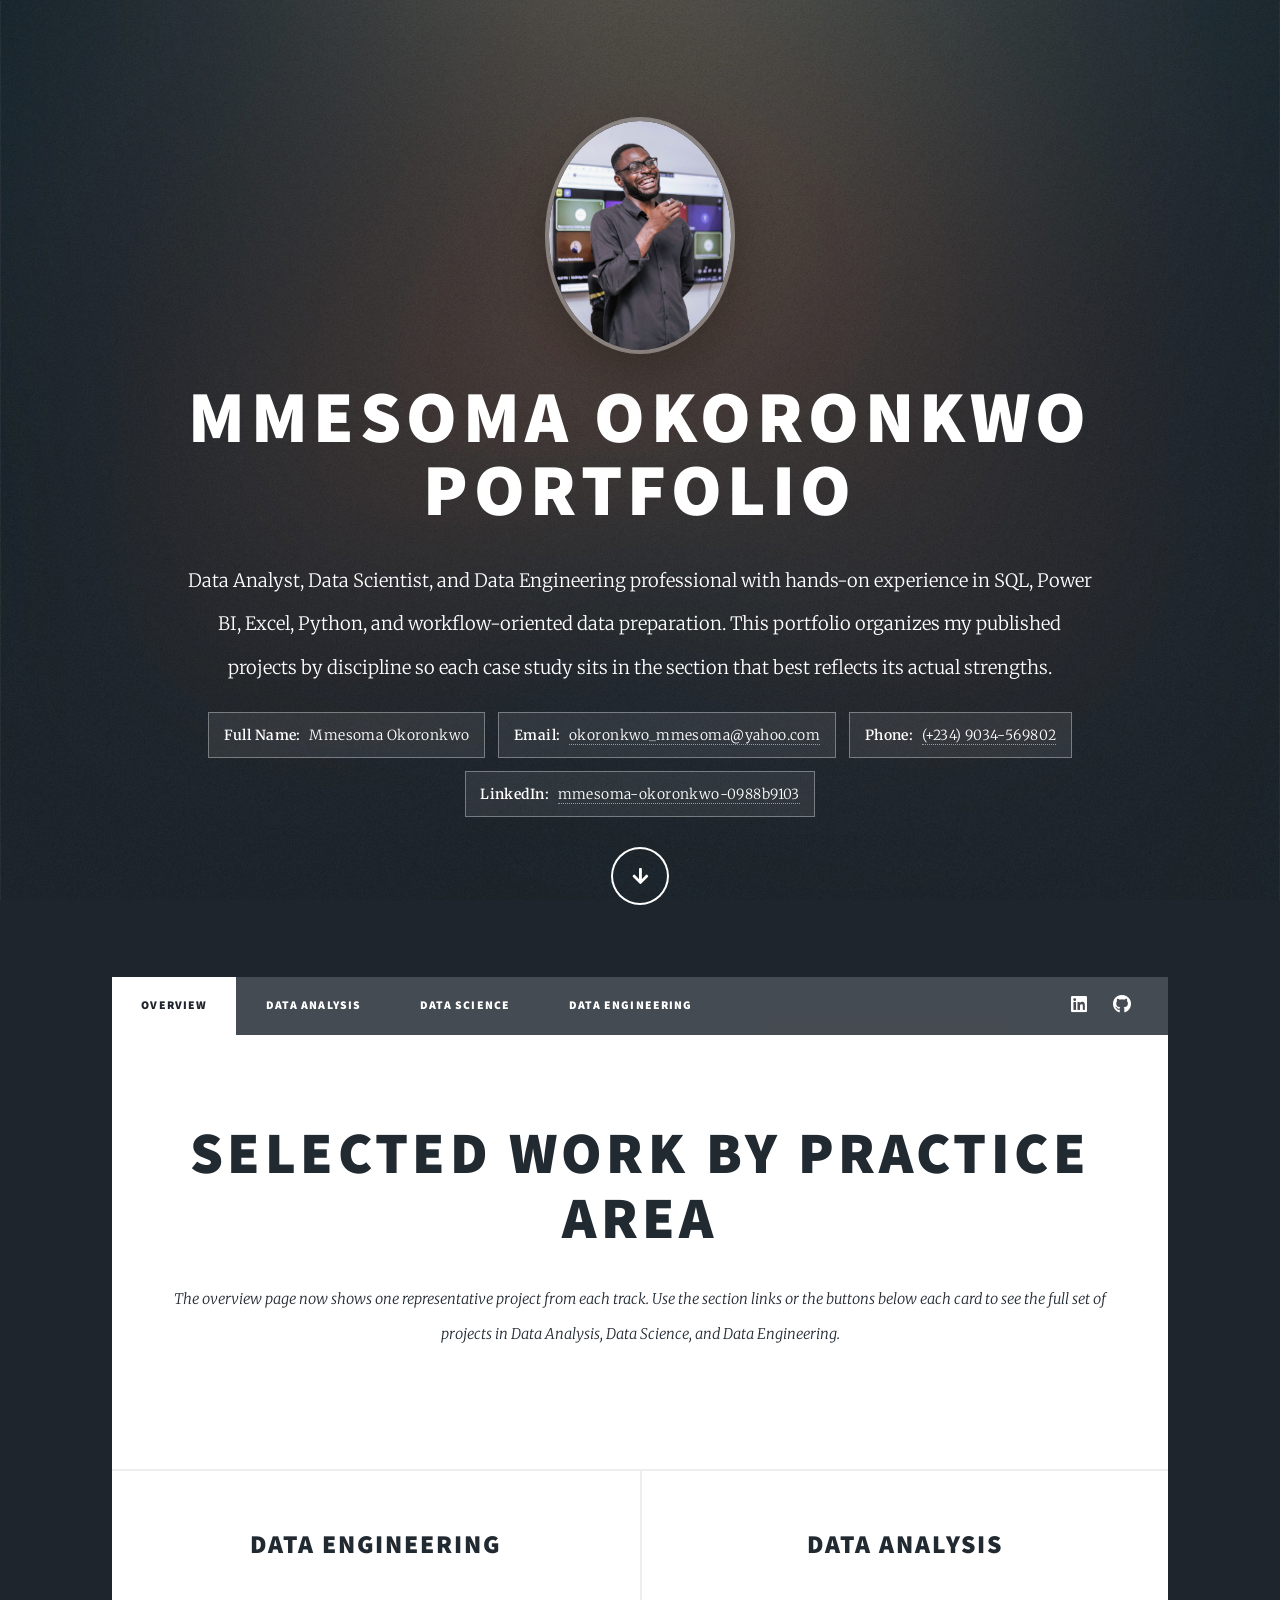
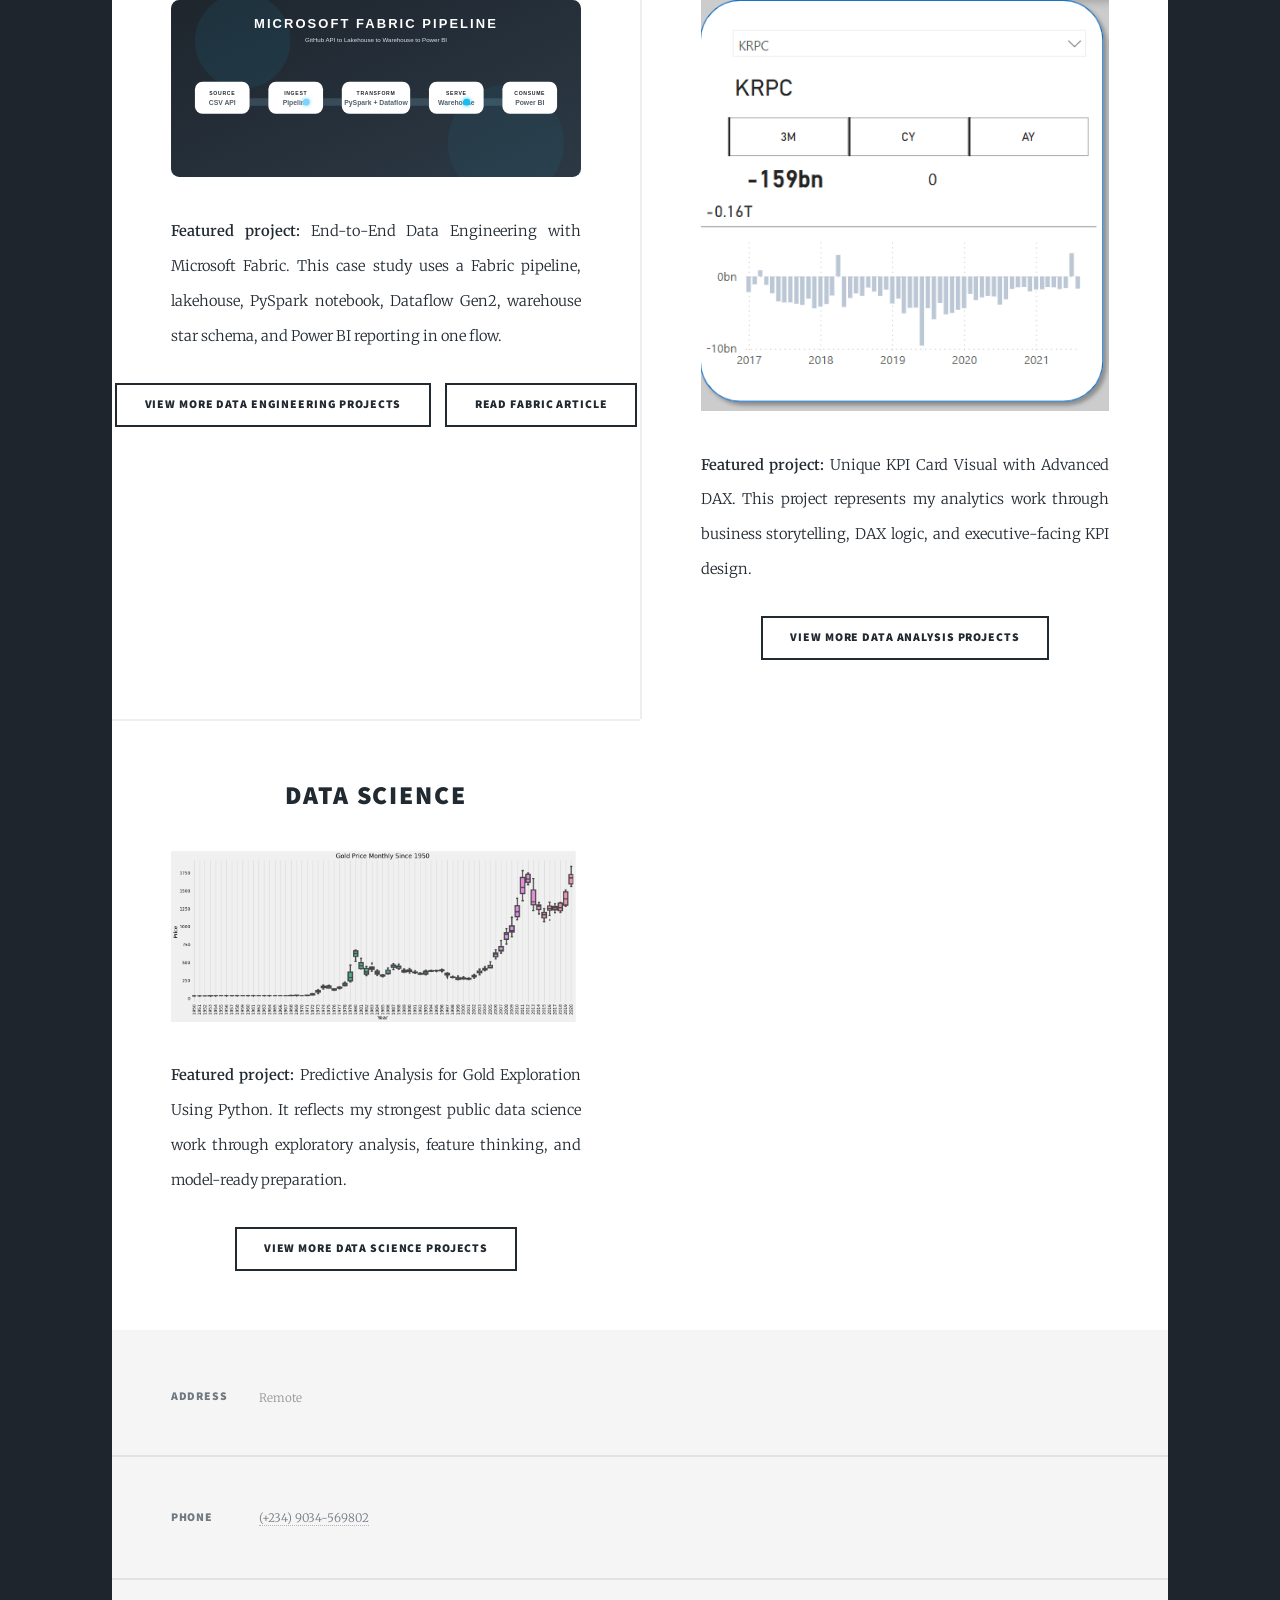
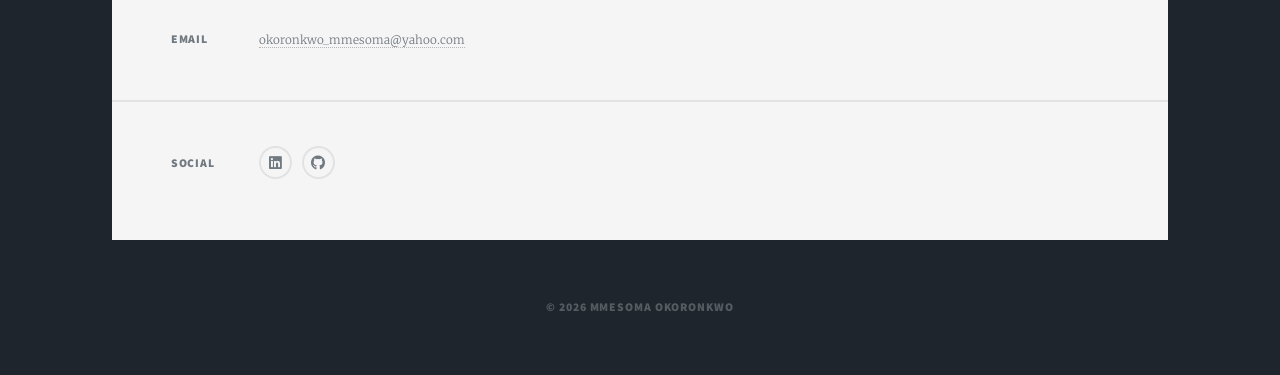
<file: index.html>
<!DOCTYPE HTML>
<!--
	Massively by HTML5 UP
	html5up.net | @ajlkn
	Free for personal and commercial use under the CCA 3.0 license (html5up.net/license)
-->
<html>
	<head>
		<title>Mmesoma Okoronkwo Portfolio | Overview</title>
		<meta charset="utf-8" />
		<meta name="viewport" content="width=device-width, initial-scale=1, user-scalable=no" />
		<link rel="stylesheet" href="assets/css/main.css" />
		<noscript><link rel="stylesheet" href="assets/css/noscript.css" /></noscript>
	</head>
	<body class="is-preload">

		<div id="wrapper" class="fade-in">

			<div id="intro">
				<span class="image profile-photo"><img src="images/IMG_0044.jpg" alt="Portrait of Mmesoma Okoronkwo" /></span>
				<h1>Mmesoma Okoronkwo<br />
				Portfolio</h1>
				<p class="lead">Data Analyst, Data Scientist, and Data Engineering professional with hands-on experience in SQL, Power BI, Excel, Python, and workflow-oriented data preparation. This portfolio organizes my published projects by discipline so each case study sits in the section that best reflects its actual strengths.</p>
				<div class="intro-details">
					<span><strong>Full Name:</strong> Mmesoma Okoronkwo</span>
					<span><strong>Email:</strong> <a href="mailto:okoronkwo_mmesoma@yahoo.com">okoronkwo_mmesoma@yahoo.com</a></span>
					<span><strong>Phone:</strong> <a href="tel:+2349034569802">(+234) 9034-569802</a></span>
					<span><strong>LinkedIn:</strong> <a href="https://www.linkedin.com/in/mmesoma-okoronkwo-0988b9103/">mmesoma-okoronkwo-0988b9103</a></span>
				</div>
				<ul class="actions">
					<li><a href="#header" class="button icon solid solo fa-arrow-down scrolly">Continue</a></li>
				</ul>
			</div>

			<header id="header">
				<a href="index.html" class="logo">Mmesoma Okoronkwo</a>
			</header>

			<nav id="nav">
				<ul class="links">
					<li class="active"><a href="index.html">Overview</a></li>
					<li><a href="data-analysis.html">Data Analysis</a></li>
					<li><a href="data-science.html">Data Science</a></li>
					<li><a href="data-engineering.html">Data Engineering</a></li>
				</ul>
				<ul class="icons">
					<li><a href="https://www.linkedin.com/in/mmesoma-okoronkwo-0988b9103/" class="icon brands alt fa-linkedin"><span class="label">linkedin</span></a></li>
					<li><a href="https://github.com/mmesomakelvin" class="icon brands alt fa-github"><span class="label">GitHub</span></a></li>
				</ul>
			</nav>

			<div id="main">

				<section class="post">
					<header class="major">
						<h2>Selected Work by Practice Area</h2>
						<p>The overview page now shows one representative project from each track. Use the section links or the buttons below each card to see the full set of projects in Data Analysis, Data Science, and Data Engineering.</p>
					</header>
				</section>

				<section class="posts">
					<article>
						<header>
							<h2><a href="https://github.com/mmesomakelvin/Fabricport-nextgen.git">Data Engineering</a></h2>
						</header>
						<a href="https://github.com/mmesomakelvin/Fabricport-nextgen.git" class="image fit"><img src="images/fabric-pipeline.svg?v=2" alt="Microsoft Fabric pipeline flow from source to Power BI" /></a>
						<p><strong>Featured project:</strong> End-to-End Data Engineering with Microsoft Fabric. This case study uses a Fabric pipeline, lakehouse, PySpark notebook, Dataflow Gen2, warehouse star schema, and Power BI reporting in one flow.</p>
						<ul class="actions special">
							<li><a href="data-engineering.html" class="button">View More Data Engineering Projects</a></li>
							<li><a href="https://medium.com/@mmesomakelvin/building-a-next-generation-data-analytics-platform-with-microsoft-fabric-4b909cf5b335" class="button">Read Fabric Article</a></li>
						</ul>
					</article>
					<article>
						<header>
							<h2><a href="https://medium.com/@mmesomakelvin/using-a-unique-kpi-card-to-tell-a-story-77d1e28bb9f6">Data Analysis</a></h2>
						</header>
						<a href="https://medium.com/@mmesomakelvin/using-a-unique-kpi-card-to-tell-a-story-77d1e28bb9f6" class="image fit"><img src="images/kpi.PNG" alt="Advanced DAX KPI project" /></a>
						<p><strong>Featured project:</strong> Unique KPI Card Visual with Advanced DAX. This project represents my analytics work through business storytelling, DAX logic, and executive-facing KPI design.</p>
						<ul class="actions special">
							<li><a href="data-analysis.html" class="button">View More Data Analysis Projects</a></li>
						</ul>
					</article>
					<article>
						<header>
							<h2><a href="https://github.com/mmesomakelvin/Python-Projects/blob/main/Gold%20exploratory%20analysis%20.ipynb">Data Science</a></h2>
						</header>
						<a href="https://github.com/mmesomakelvin/Python-Projects/blob/main/Gold%20exploratory%20analysis%20.ipynb" class="image fit"><img src="images/Gold exploration.PNG" alt="Predictive gold exploration project" /></a>
						<p><strong>Featured project:</strong> Predictive Analysis for Gold Exploration Using Python. It reflects my strongest public data science work through exploratory analysis, feature thinking, and model-ready preparation.</p>
						<ul class="actions special">
							<li><a href="data-science.html" class="button">View More Data Science Projects</a></li>
						</ul>
					</article>
				</section>

			</div>

			<footer id="footer">
				<section class="split contact">
					<section class="alt">
						<h3>Address</h3>
						<p>Remote</p>
					</section>
					<section>
						<h3>Phone</h3>
						<p><a href="tel:+2349034569802">(+234) 9034-569802</a></p>
					</section>
					<section>
						<h3>Email</h3>
						<p><a href="mailto:okoronkwo_mmesoma@yahoo.com">okoronkwo_mmesoma@yahoo.com</a></p>
					</section>
					<section>
						<h3>Social</h3>
						<ul class="icons alt">
							<li><a href="https://www.linkedin.com/in/mmesoma-okoronkwo-0988b9103/" class="icon brands alt fa-linkedin"><span class="label">linkedin</span></a></li>
							<li><a href="https://github.com/mmesomakelvin" class="icon brands alt fa-github"><span class="label">GitHub</span></a></li>
						</ul>
					</section>
				</section>
			</footer>

			<div id="copyright">
				<ul><li>&copy; 2026 Mmesoma Okoronkwo</li></ul>
			</div>

		</div>

		<script src="assets/js/jquery.min.js"></script>
		<script src="assets/js/jquery.scrollex.min.js"></script>
		<script src="assets/js/jquery.scrolly.min.js"></script>
		<script src="assets/js/browser.min.js"></script>
		<script src="assets/js/breakpoints.min.js"></script>
		<script src="assets/js/util.js"></script>
		<script src="assets/js/main.js"></script>

	</body>
</html>
</file>
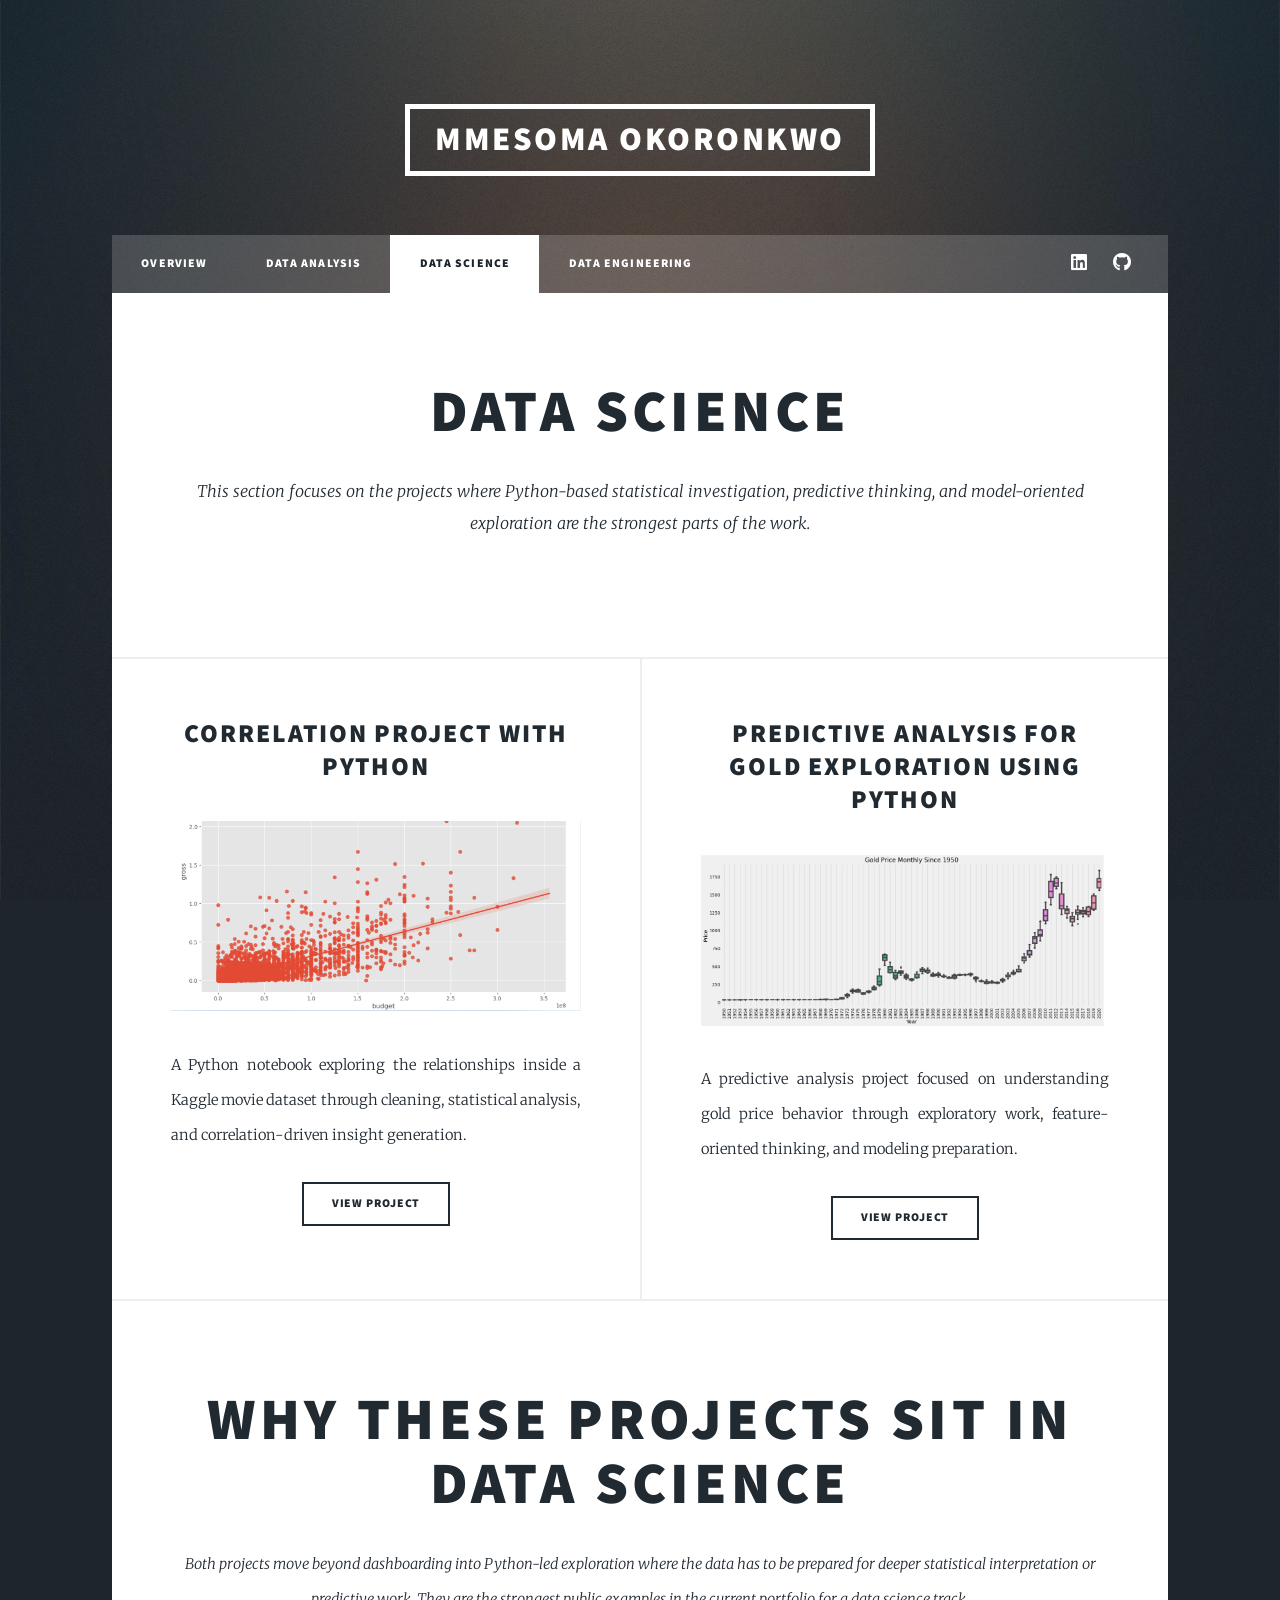
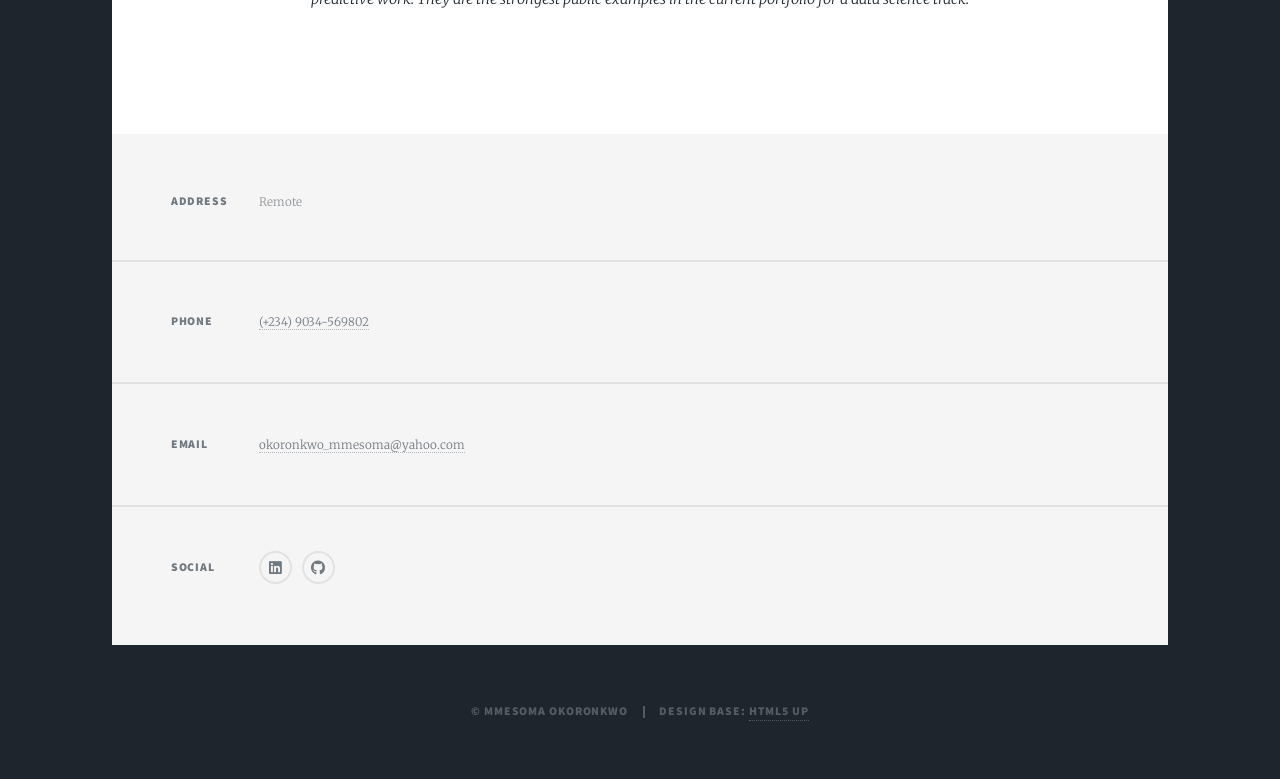
<file: data-science.html>
<!DOCTYPE HTML>
<!--
	Massively by HTML5 UP
	html5up.net | @ajlkn
	Free for personal and commercial use under the CCA 3.0 license (html5up.net/license)
-->
<html>
	<head>
		<title>Mmesoma Okoronkwo Portfolio | Data Science</title>
		<meta charset="utf-8" />
		<meta name="viewport" content="width=device-width, initial-scale=1, user-scalable=no" />
		<link rel="stylesheet" href="assets/css/main.css" />
		<noscript><link rel="stylesheet" href="assets/css/noscript.css" /></noscript>
	</head>
	<body class="is-preload">

		<div id="wrapper">

			<header id="header">
				<a href="index.html" class="logo">Mmesoma Okoronkwo</a>
			</header>

			<nav id="nav">
				<ul class="links">
					<li><a href="index.html">Overview</a></li>
					<li><a href="data-analysis.html">Data Analysis</a></li>
					<li class="active"><a href="data-science.html">Data Science</a></li>
					<li><a href="data-engineering.html">Data Engineering</a></li>
				</ul>
				<ul class="icons">
					<li><a href="https://www.linkedin.com/in/mmesoma-okoronkwo-0988b9103/" class="icon brands alt fa-linkedin"><span class="label">linkedin</span></a></li>
					<li><a href="https://github.com/mmesomakelvin" class="icon brands alt fa-github"><span class="label">GitHub</span></a></li>
				</ul>
			</nav>

			<div id="main">

				<section class="post">
					<header class="major">
						<h1>Data Science</h1>
						<p>This section focuses on the projects where Python-based statistical investigation, predictive thinking, and model-oriented exploration are the strongest parts of the work.</p>
					</header>
				</section>

				<section class="posts">
					<article>
						<header>
							<h2><a href="https://github.com/mmesomakelvin/Python-Projects/blob/main/MOVIES%20PYTHON%20PROJECT%20FROM%20KAGGLE.ipynb">Correlation Project with Python</a></h2>
						</header>
						<a href="https://github.com/mmesomakelvin/Python-Projects/blob/main/MOVIES%20PYTHON%20PROJECT%20FROM%20KAGGLE.ipynb" class="image fit"><img src="images/Correlation.PNG" alt="Correlation project with Python" /></a>
						<p>A Python notebook exploring the relationships inside a Kaggle movie dataset through cleaning, statistical analysis, and correlation-driven insight generation.</p>
						<ul class="actions special">
							<li><a href="https://github.com/mmesomakelvin/Python-Projects/blob/main/MOVIES%20PYTHON%20PROJECT%20FROM%20KAGGLE.ipynb" class="button">View Project</a></li>
						</ul>
					</article>
					<article>
						<header>
							<h2><a href="https://github.com/mmesomakelvin/Python-Projects/blob/main/Gold%20exploratory%20analysis%20.ipynb">Predictive Analysis for Gold Exploration Using Python</a></h2>
						</header>
						<a href="https://github.com/mmesomakelvin/Python-Projects/blob/main/Gold%20exploratory%20analysis%20.ipynb" class="image fit"><img src="images/Gold exploration.PNG" alt="Predictive analysis for gold exploration" /></a>
						<p>A predictive analysis project focused on understanding gold price behavior through exploratory work, feature-oriented thinking, and modeling preparation.</p>
						<ul class="actions special">
							<li><a href="https://github.com/mmesomakelvin/Python-Projects/blob/main/Gold%20exploratory%20analysis%20.ipynb" class="button">View Project</a></li>
						</ul>
					</article>
				</section>

				<section class="post">
					<header class="major">
						<h2>Why These Projects Sit in Data Science</h2>
						<p>Both projects move beyond dashboarding into Python-led exploration where the data has to be prepared for deeper statistical interpretation or predictive work. They are the strongest public examples in the current portfolio for a data science track.</p>
					</header>
				</section>

			</div>

			<footer id="footer">
				<section class="split contact">
					<section class="alt">
						<h3>Address</h3>
						<p>Remote</p>
					</section>
					<section>
						<h3>Phone</h3>
						<p><a href="tel:+2349034569802">(+234) 9034-569802</a></p>
					</section>
					<section>
						<h3>Email</h3>
						<p><a href="mailto:okoronkwo_mmesoma@yahoo.com">okoronkwo_mmesoma@yahoo.com</a></p>
					</section>
					<section>
						<h3>Social</h3>
						<ul class="icons alt">
							<li><a href="https://www.linkedin.com/in/mmesoma-okoronkwo-0988b9103/" class="icon brands alt fa-linkedin"><span class="label">linkedin</span></a></li>
							<li><a href="https://github.com/mmesomakelvin" class="icon brands alt fa-github"><span class="label">GitHub</span></a></li>
						</ul>
					</section>
				</section>
			</footer>

			<div id="copyright">
				<ul><li>&copy; Mmesoma Okoronkwo</li><li>Design base: <a href="https://html5up.net">HTML5 UP</a></li></ul>
			</div>

		</div>

		<script src="assets/js/jquery.min.js"></script>
		<script src="assets/js/jquery.scrollex.min.js"></script>
		<script src="assets/js/jquery.scrolly.min.js"></script>
		<script src="assets/js/browser.min.js"></script>
		<script src="assets/js/breakpoints.min.js"></script>
		<script src="assets/js/util.js"></script>
		<script src="assets/js/main.js"></script>

	</body>
</html>
</file>
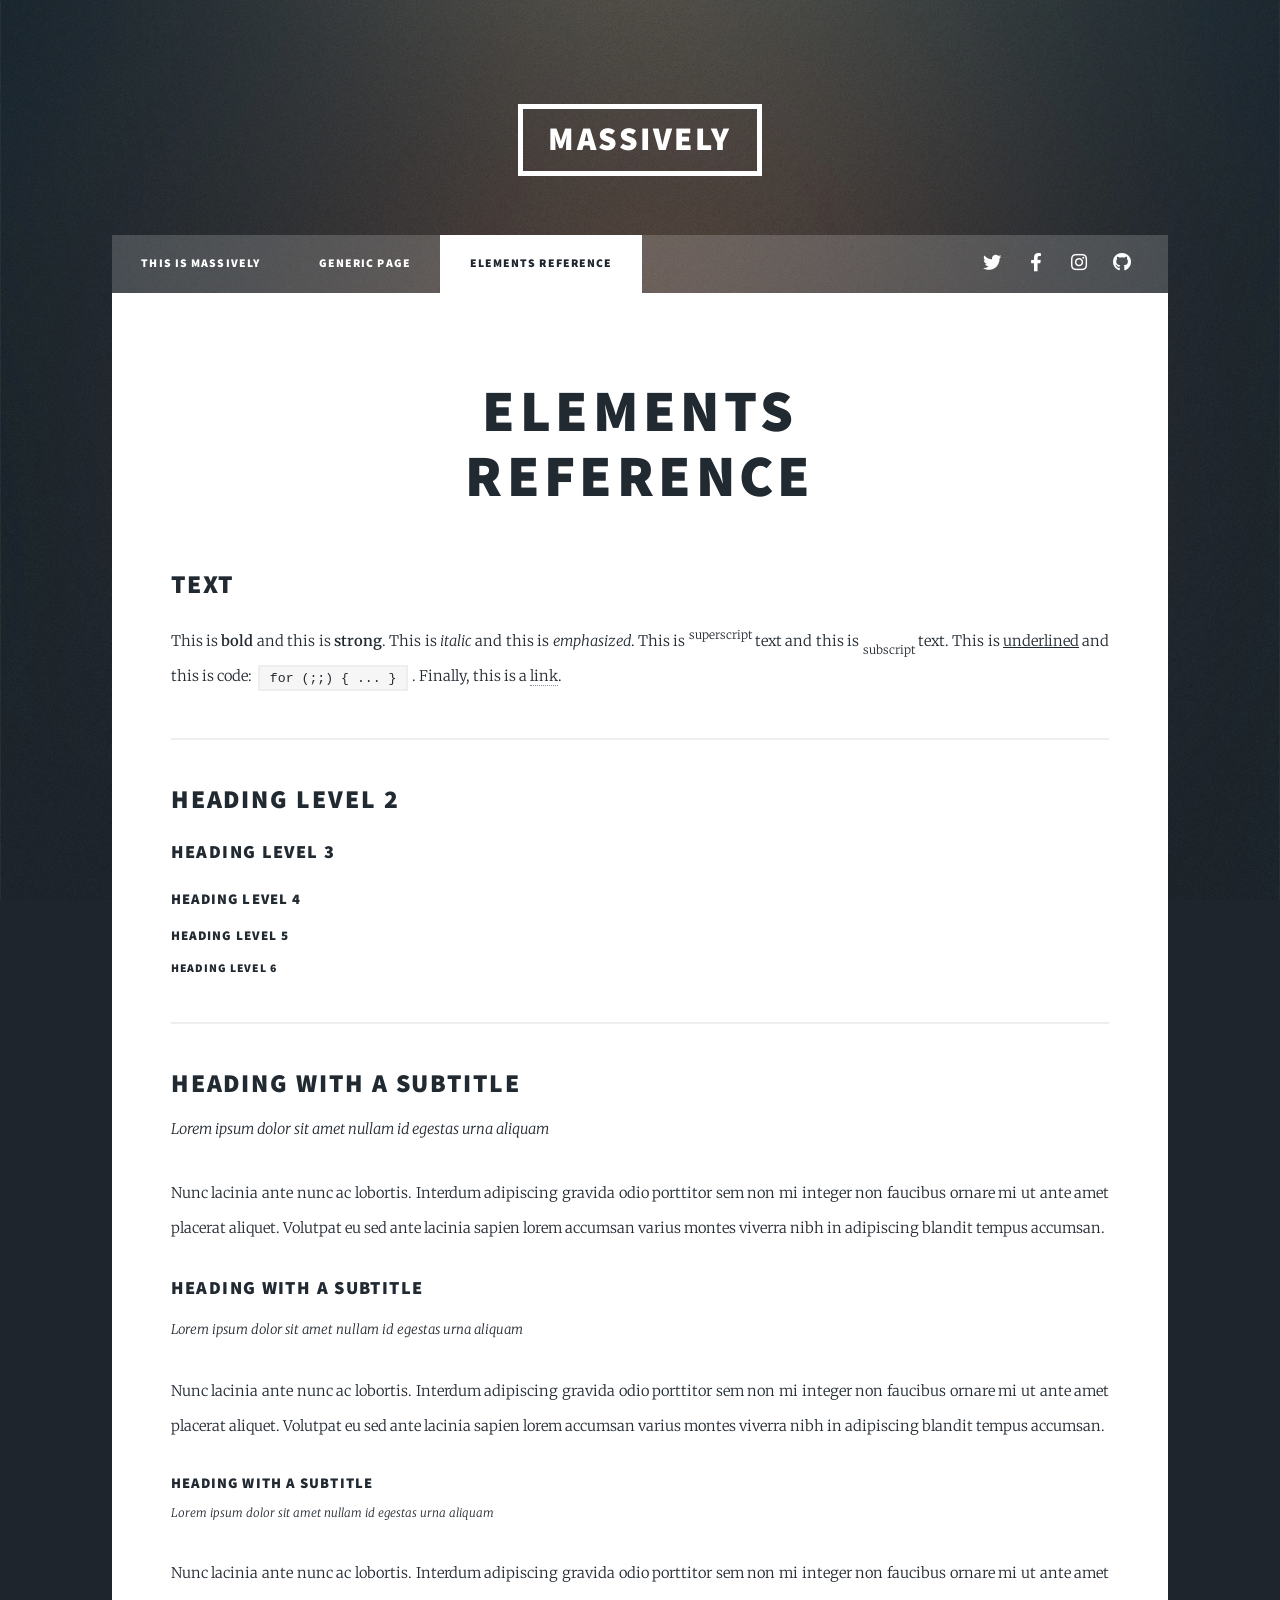
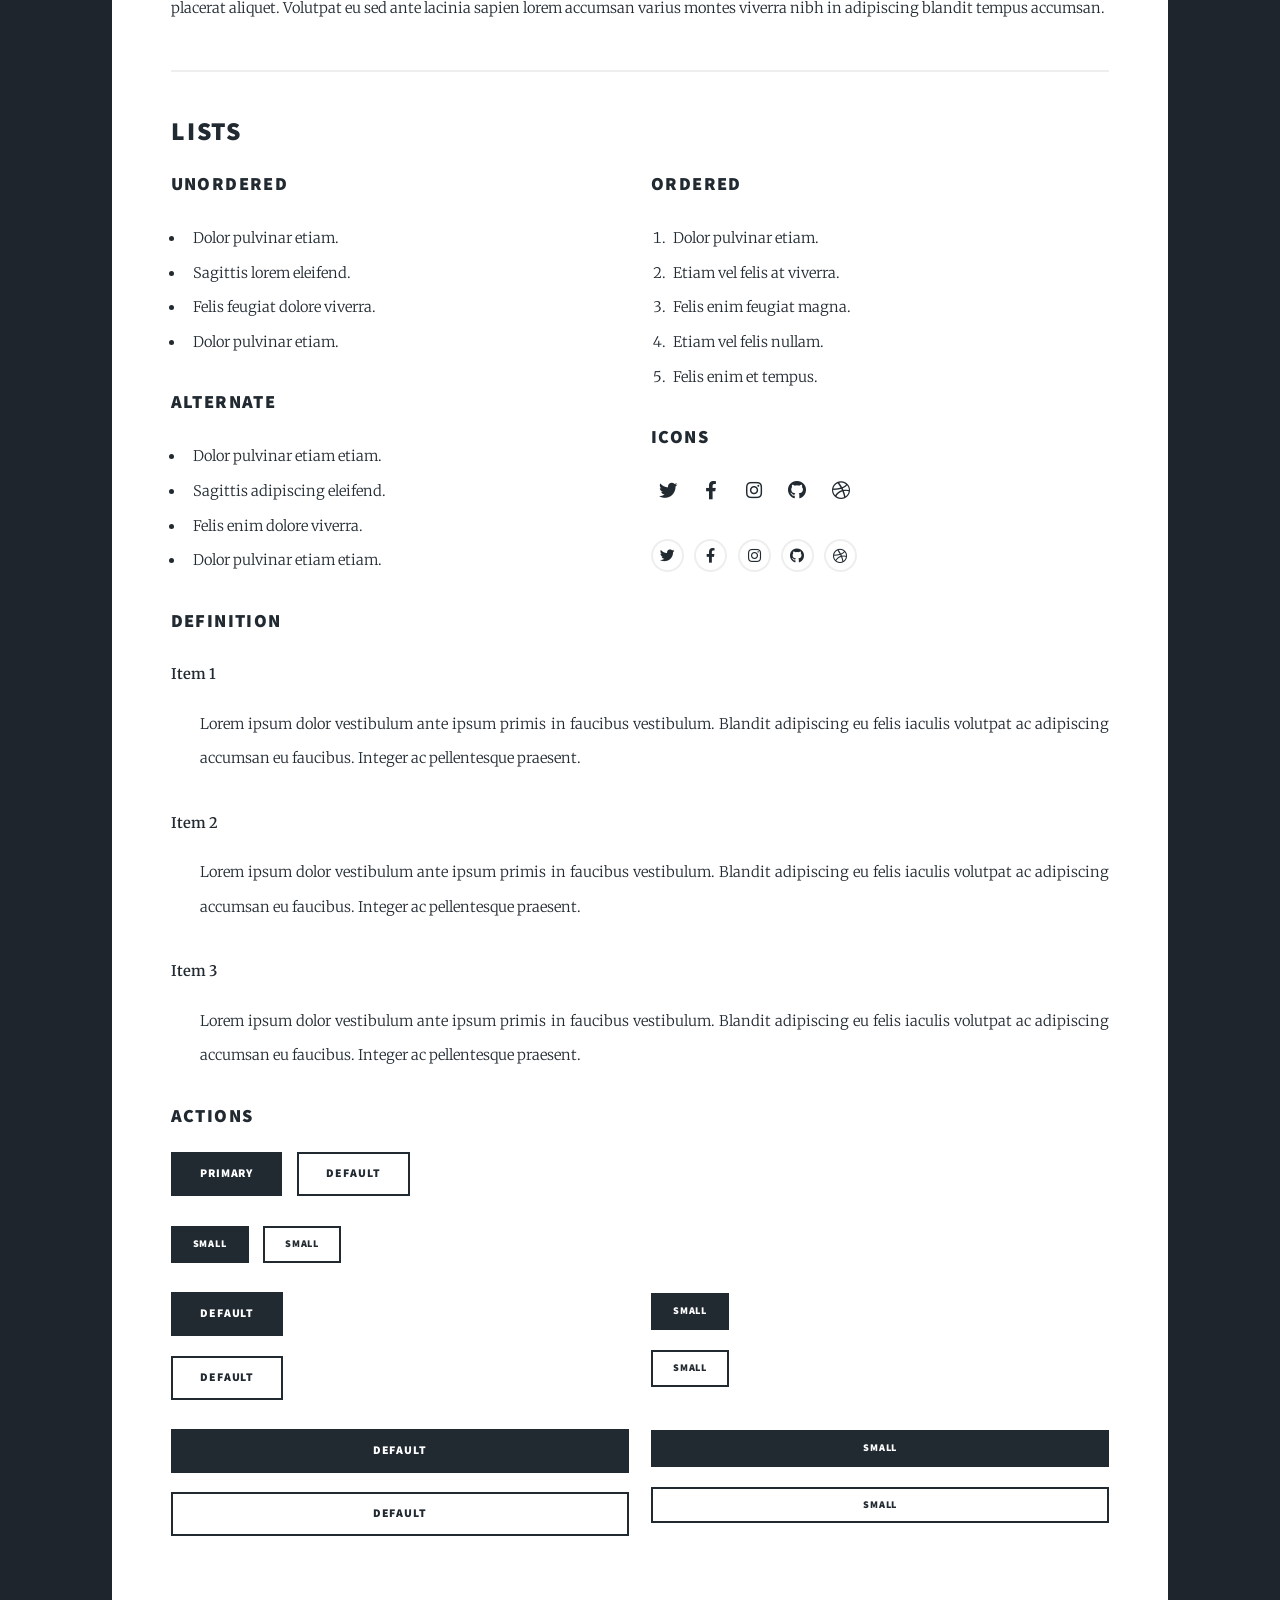
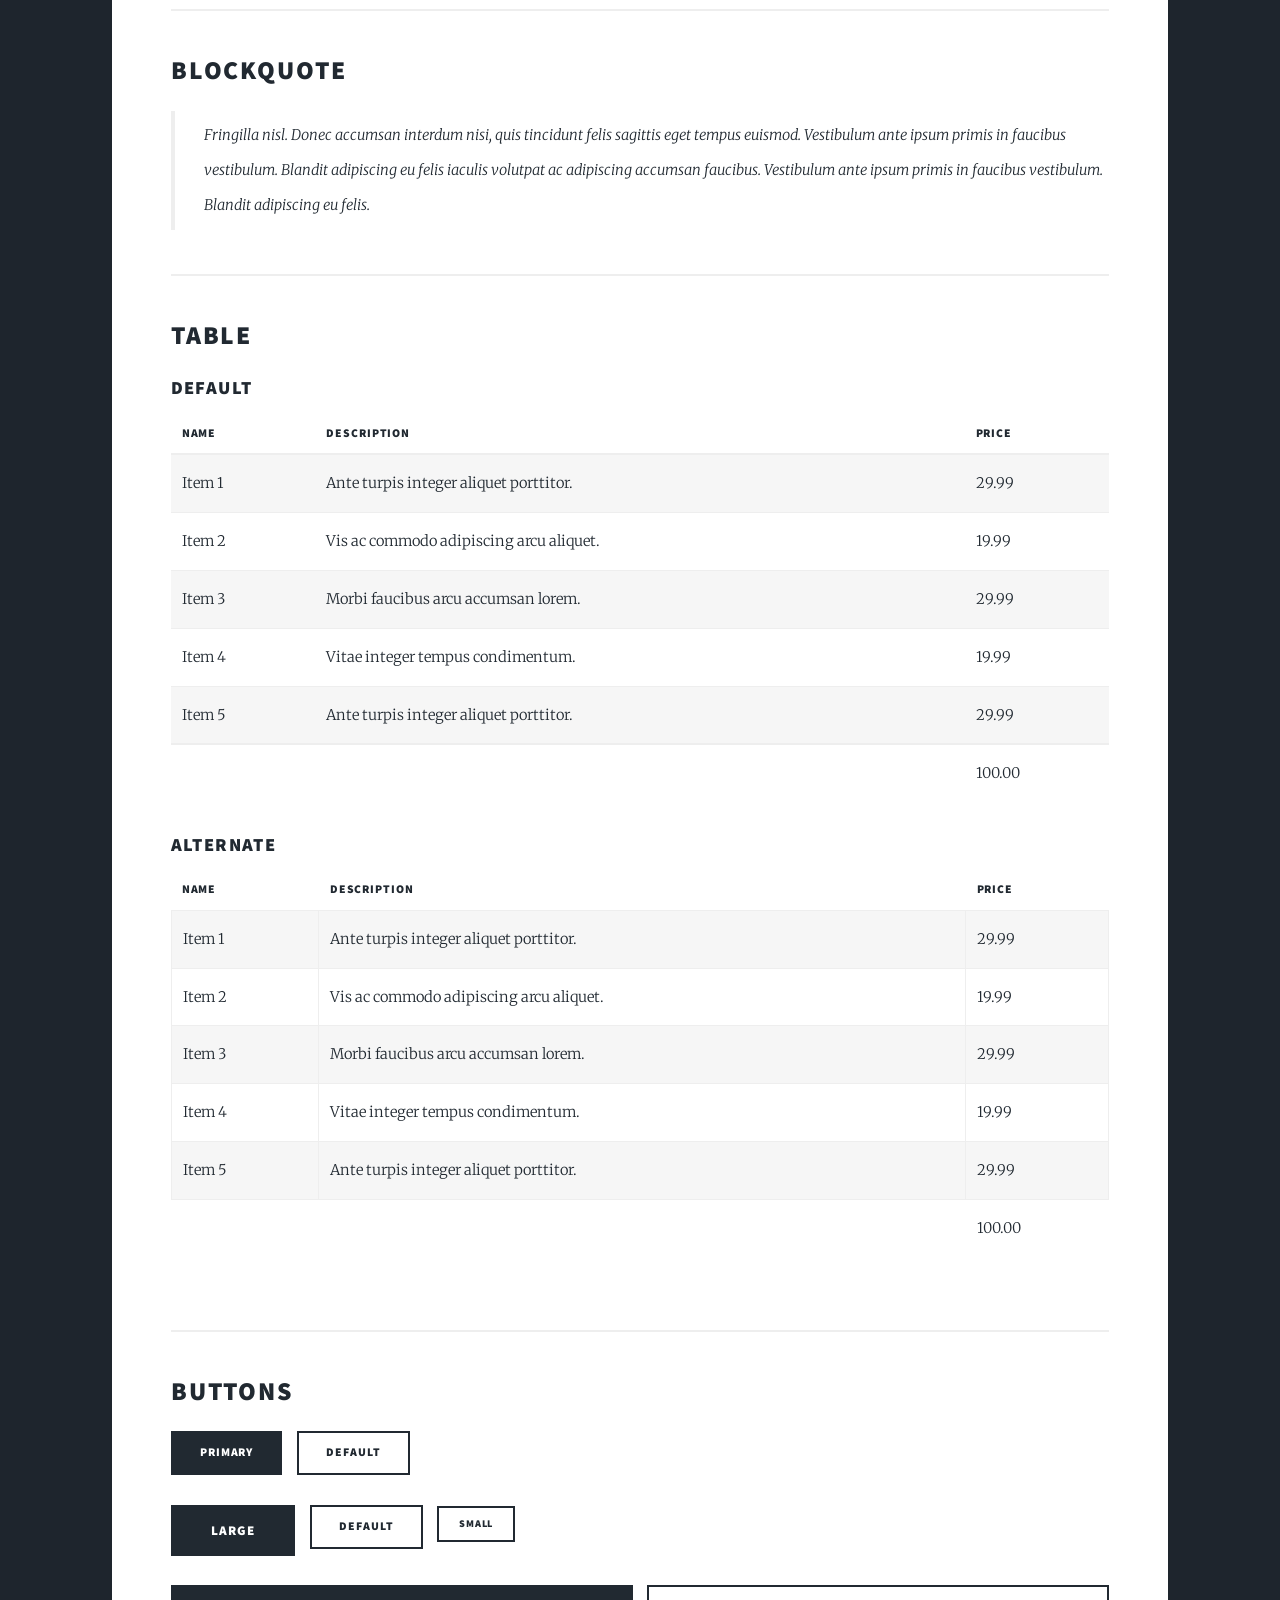
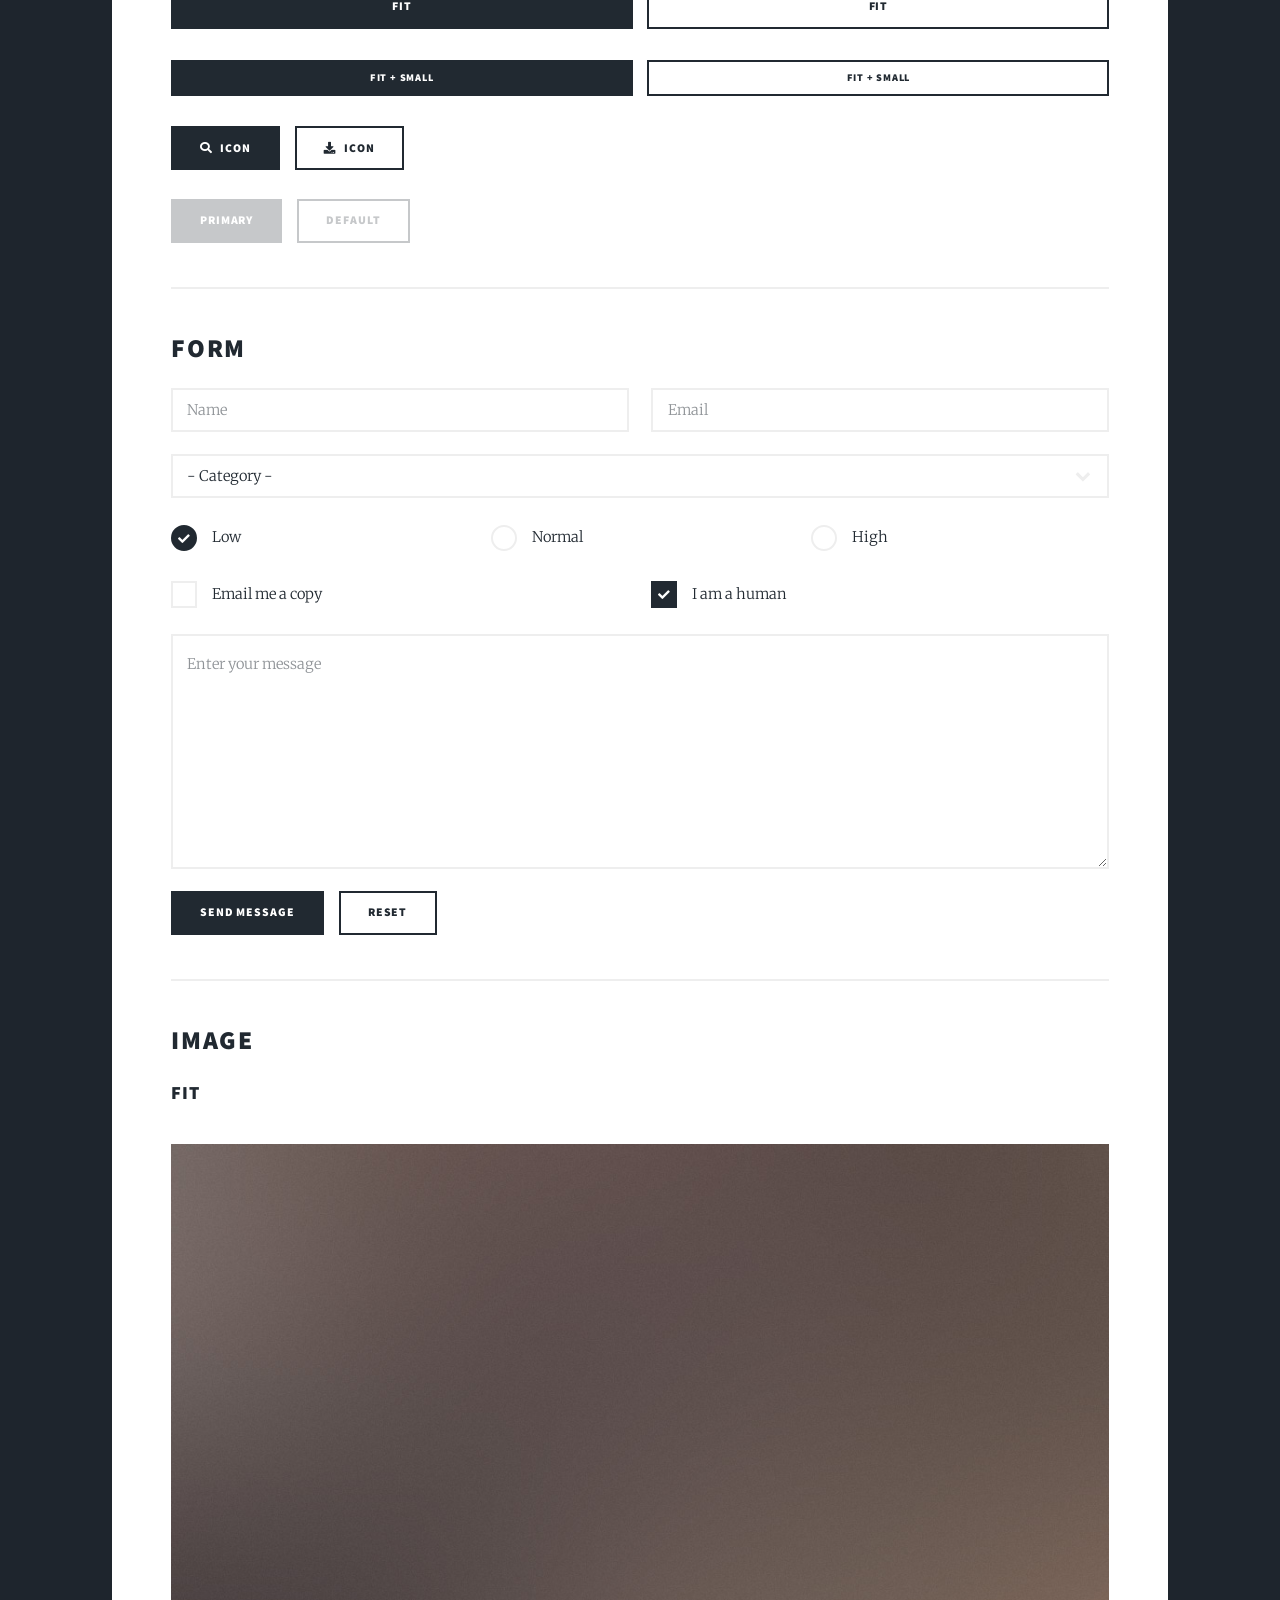
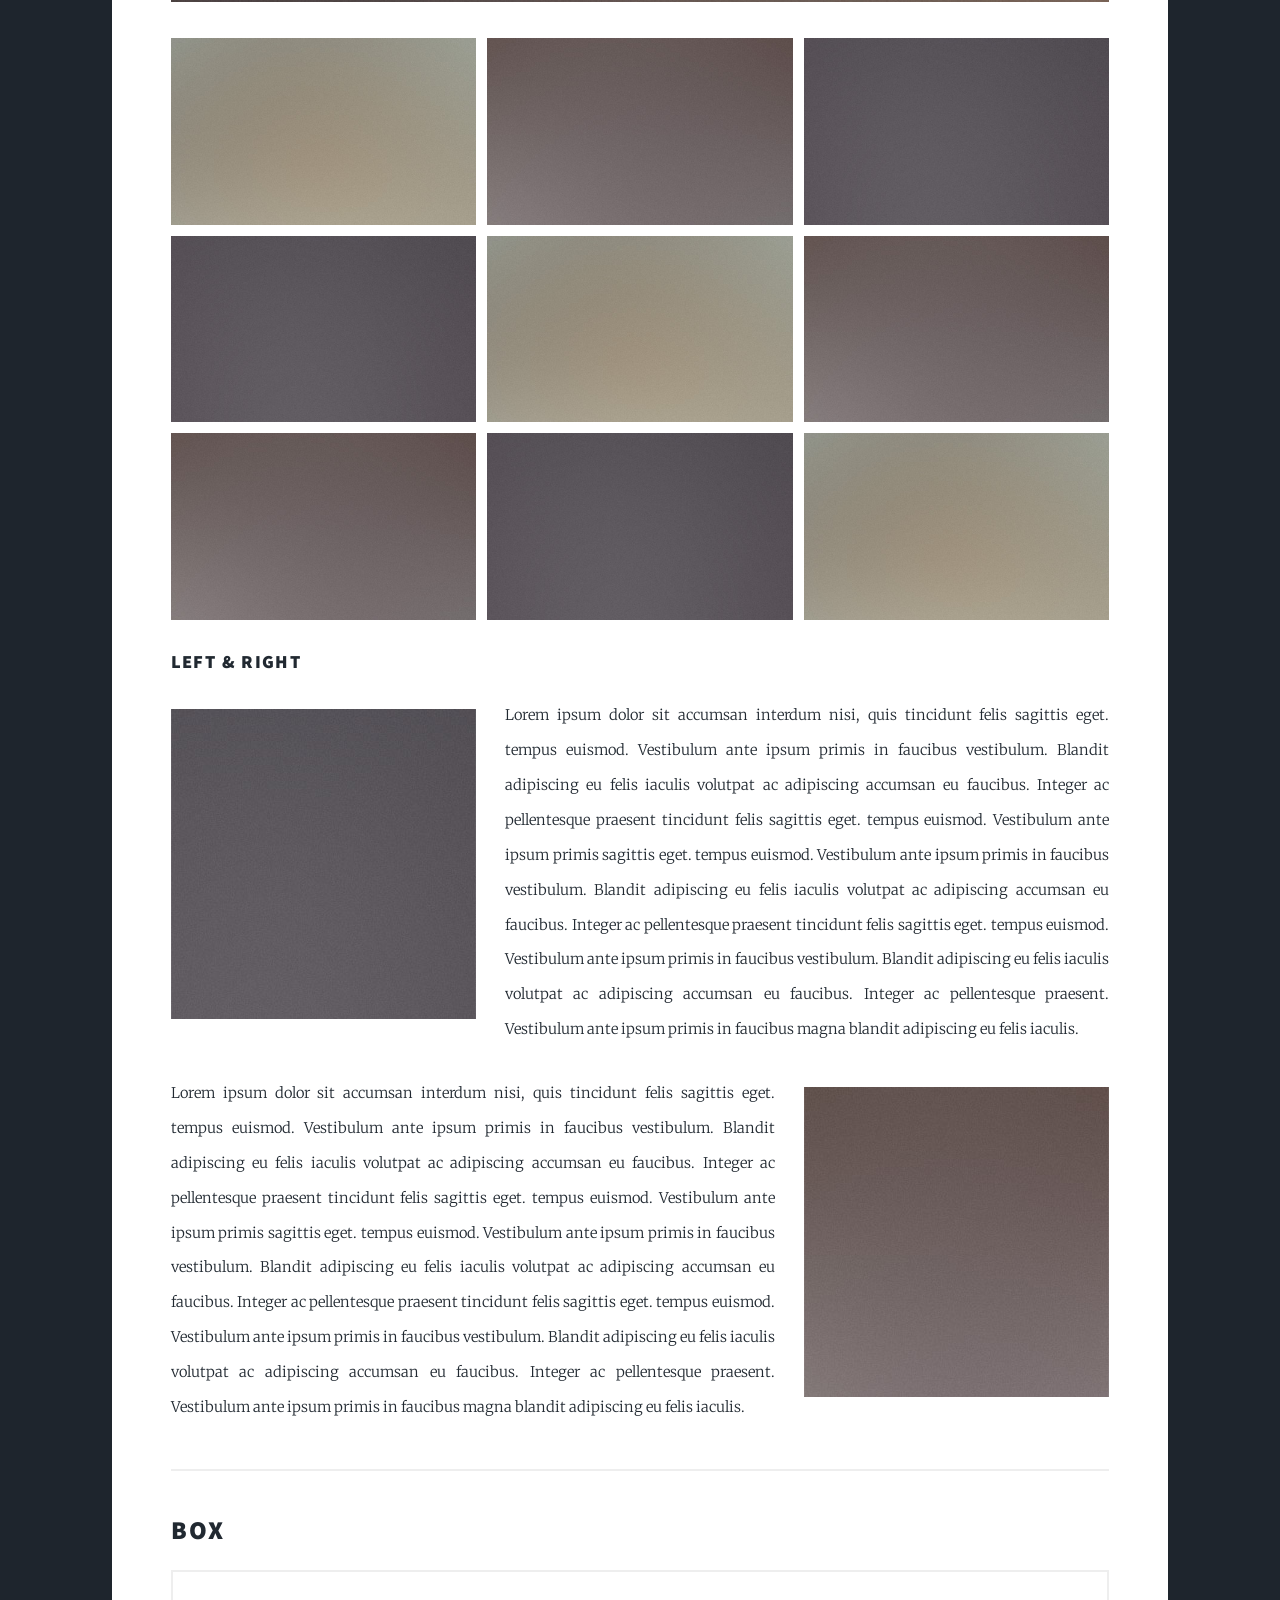
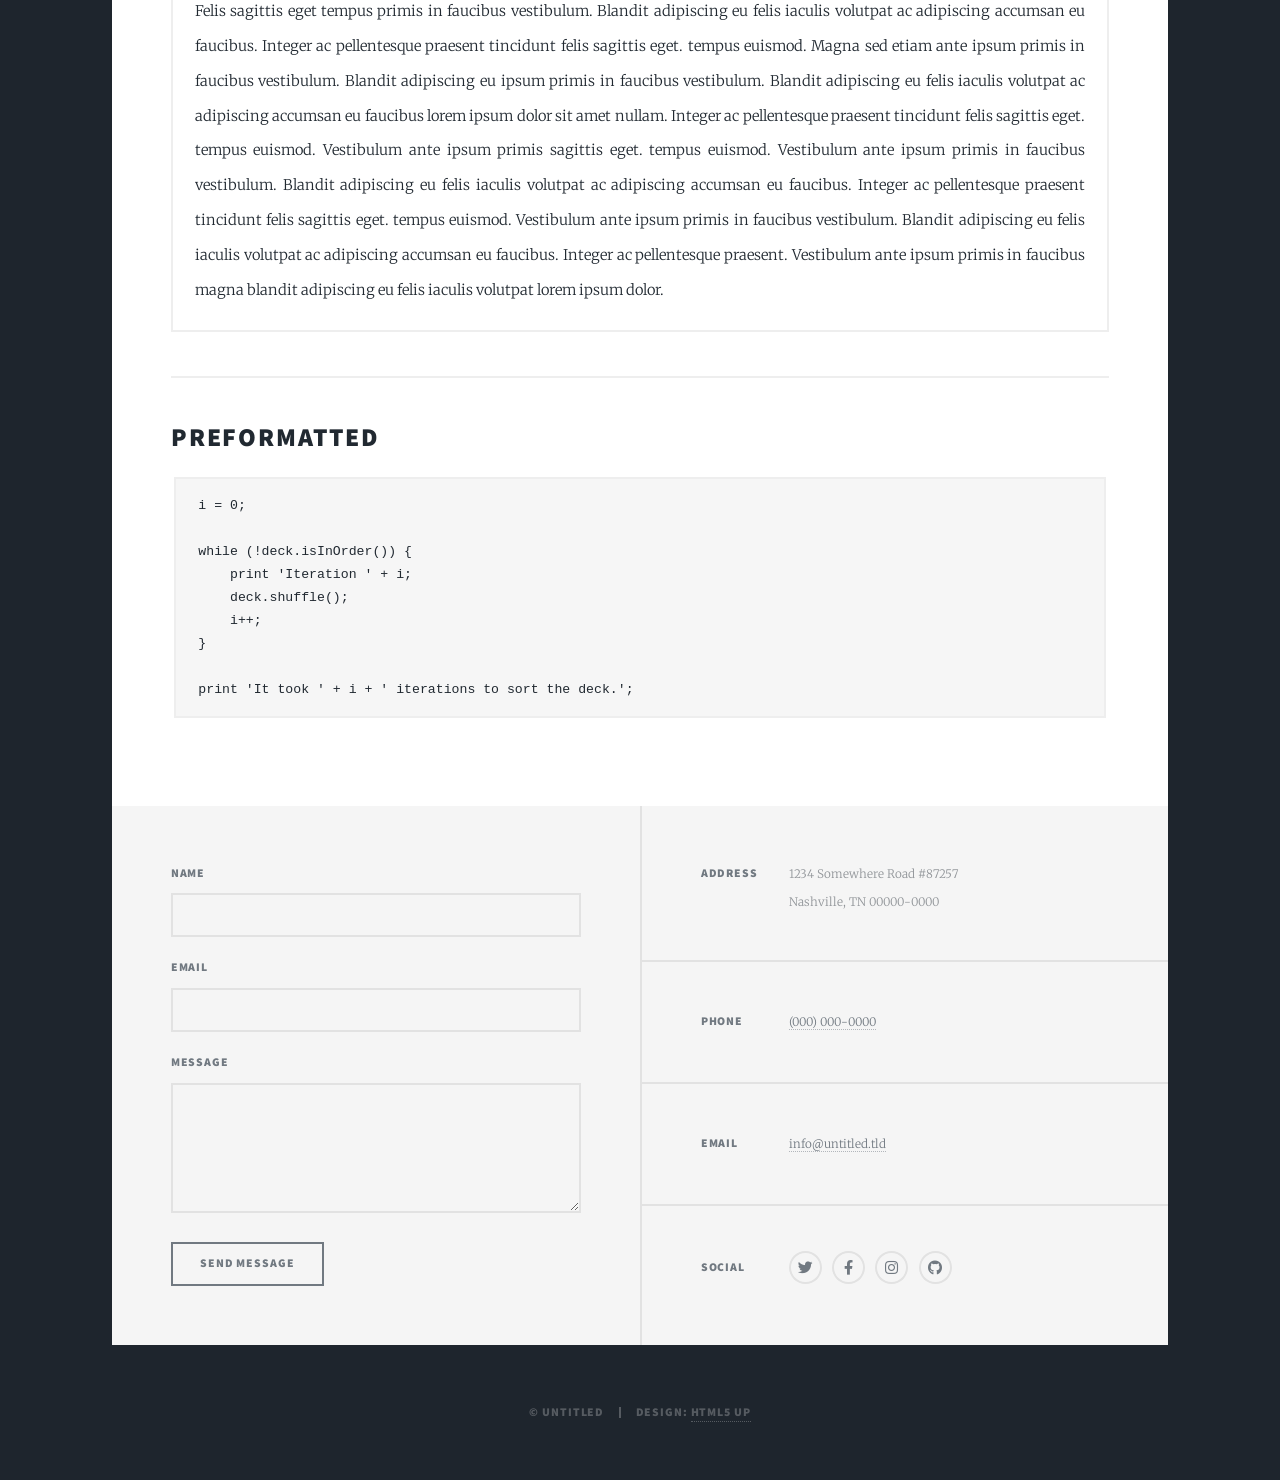
<file: elements.html>
<!DOCTYPE HTML>
<!--
	Massively by HTML5 UP
	html5up.net | @ajlkn
	Free for personal and commercial use under the CCA 3.0 license (html5up.net/license)
-->
<html>
	<head>
		<title>Elements Reference - Massively by HTML5 UP</title>
		<meta charset="utf-8" />
		<meta name="viewport" content="width=device-width, initial-scale=1, user-scalable=no" />
		<link rel="stylesheet" href="assets/css/main.css" />
		<noscript><link rel="stylesheet" href="assets/css/noscript.css" /></noscript>
	</head>
	<body class="is-preload">

		<!-- Wrapper -->
			<div id="wrapper">

				<!-- Header -->
					<header id="header">
						<a href="index.html" class="logo">Massively</a>
					</header>

				<!-- Nav -->
					<nav id="nav">
						<ul class="links">
							<li><a href="index.html">This is Massively</a></li>
							<li><a href="generic.html">Generic Page</a></li>
							<li class="active"><a href="elements.html">Elements Reference</a></li>
						</ul>
						<ul class="icons">
							<li><a href="#" class="icon brands fa-twitter"><span class="label">Twitter</span></a></li>
							<li><a href="#" class="icon brands fa-facebook-f"><span class="label">Facebook</span></a></li>
							<li><a href="#" class="icon brands fa-instagram"><span class="label">Instagram</span></a></li>
							<li><a href="#" class="icon brands fa-github"><span class="label">GitHub</span></a></li>
						</ul>
					</nav>

				<!-- Main -->
					<div id="main">

						<!-- Post -->
							<section class="post">
								<header class="major">
									<h1>Elements<br />
									Reference</h1>
								</header>

								<!-- Text stuff -->
									<h2>Text</h2>
									<p>This is <b>bold</b> and this is <strong>strong</strong>. This is <i>italic</i> and this is <em>emphasized</em>.
									This is <sup>superscript</sup> text and this is <sub>subscript</sub> text.
									This is <u>underlined</u> and this is code: <code>for (;;) { ... }</code>.
									Finally, this is a <a href="#">link</a>.</p>
									<hr />
									<h2>Heading Level 2</h2>
									<h3>Heading Level 3</h3>
									<h4>Heading Level 4</h4>
									<h5>Heading Level 5</h5>
									<h6>Heading Level 6</h6>
									<hr />
									<header>
										<h2>Heading with a Subtitle</h2>
										<p>Lorem ipsum dolor sit amet nullam id egestas urna aliquam</p>
									</header>
									<p>Nunc lacinia ante nunc ac lobortis. Interdum adipiscing gravida odio porttitor sem non mi integer non faucibus ornare mi ut ante amet placerat aliquet. Volutpat eu sed ante lacinia sapien lorem accumsan varius montes viverra nibh in adipiscing blandit tempus accumsan.</p>
									<header>
										<h3>Heading with a Subtitle</h3>
										<p>Lorem ipsum dolor sit amet nullam id egestas urna aliquam</p>
									</header>
									<p>Nunc lacinia ante nunc ac lobortis. Interdum adipiscing gravida odio porttitor sem non mi integer non faucibus ornare mi ut ante amet placerat aliquet. Volutpat eu sed ante lacinia sapien lorem accumsan varius montes viverra nibh in adipiscing blandit tempus accumsan.</p>
									<header>
										<h4>Heading with a Subtitle</h4>
										<p>Lorem ipsum dolor sit amet nullam id egestas urna aliquam</p>
									</header>
									<p>Nunc lacinia ante nunc ac lobortis. Interdum adipiscing gravida odio porttitor sem non mi integer non faucibus ornare mi ut ante amet placerat aliquet. Volutpat eu sed ante lacinia sapien lorem accumsan varius montes viverra nibh in adipiscing blandit tempus accumsan.</p>

									<hr />

								<!-- Lists -->
									<h2>Lists</h2>
									<div class="row">
										<div class="col-6 col-12-small">

											<h3>Unordered</h3>
											<ul>
												<li>Dolor pulvinar etiam.</li>
												<li>Sagittis lorem eleifend.</li>
												<li>Felis feugiat dolore viverra.</li>
												<li>Dolor pulvinar etiam.</li>
											</ul>

											<h3>Alternate</h3>
											<ul class="alt">
												<li>Dolor pulvinar etiam etiam.</li>
												<li>Sagittis adipiscing eleifend.</li>
												<li>Felis enim dolore viverra.</li>
												<li>Dolor pulvinar etiam etiam.</li>
											</ul>

										</div>
										<div class="col-6 col-12-small">

											<h3>Ordered</h3>
											<ol>
												<li>Dolor pulvinar etiam.</li>
												<li>Etiam vel felis at viverra.</li>
												<li>Felis enim feugiat magna.</li>
												<li>Etiam vel felis nullam.</li>
												<li>Felis enim et tempus.</li>
											</ol>

											<h3>Icons</h3>
											<ul class="icons">
												<li><a href="#" class="icon brands fa-twitter"><span class="label">Twitter</span></a></li>
												<li><a href="#" class="icon brands fa-facebook-f"><span class="label">Facebook</span></a></li>
												<li><a href="#" class="icon brands fa-instagram"><span class="label">Instagram</span></a></li>
												<li><a href="#" class="icon brands fa-github"><span class="label">Github</span></a></li>
												<li><a href="#" class="icon brands fa-dribbble"><span class="label">Dribbble</span></a></li>
											</ul>
											<ul class="icons alt">
												<li><a href="#" class="icon brands alt fa-twitter"><span class="label">Twitter</span></a></li>
												<li><a href="#" class="icon brands alt fa-facebook-f"><span class="label">Facebook</span></a></li>
												<li><a href="#" class="icon brands alt fa-instagram"><span class="label">Instagram</span></a></li>
												<li><a href="#" class="icon brands alt fa-github"><span class="label">Github</span></a></li>
												<li><a href="#" class="icon brands alt fa-dribbble"><span class="label">Dribbble</span></a></li>
											</ul>

										</div>
									</div>
									<h3>Definition</h3>
									<dl>
										<dt>Item 1</dt>
										<dd>
											<p>Lorem ipsum dolor vestibulum ante ipsum primis in faucibus vestibulum. Blandit adipiscing eu felis iaculis volutpat ac adipiscing accumsan eu faucibus. Integer ac pellentesque praesent.</p>
										</dd>
										<dt>Item 2</dt>
										<dd>
											<p>Lorem ipsum dolor vestibulum ante ipsum primis in faucibus vestibulum. Blandit adipiscing eu felis iaculis volutpat ac adipiscing accumsan eu faucibus. Integer ac pellentesque praesent.</p>
										</dd>
										<dt>Item 3</dt>
										<dd>
											<p>Lorem ipsum dolor vestibulum ante ipsum primis in faucibus vestibulum. Blandit adipiscing eu felis iaculis volutpat ac adipiscing accumsan eu faucibus. Integer ac pellentesque praesent.</p>
										</dd>
									</dl>

									<h3>Actions</h3>
									<ul class="actions">
										<li><a href="#" class="button primary">Primary</a></li>
										<li><a href="#" class="button">Default</a></li>
									</ul>
									<ul class="actions small">
										<li><a href="#" class="button primary small">Small</a></li>
										<li><a href="#" class="button small">Small</a></li>
									</ul>
									<div class="row">
										<div class="col-6 col-12-small">
											<ul class="actions stacked">
												<li><a href="#" class="button primary">Default</a></li>
												<li><a href="#" class="button">Default</a></li>
											</ul>
										</div>
										<div class="col-6 col-12-small">
											<ul class="actions stacked">
												<li><a href="#" class="button primary small">Small</a></li>
												<li><a href="#" class="button small">Small</a></li>
											</ul>
										</div>
									</div>
									<div class="row">
										<div class="col-6 col-12-small">
											<ul class="actions stacked">
												<li><a href="#" class="button primary fit">Default</a></li>
												<li><a href="#" class="button fit">Default</a></li>
											</ul>
										</div>
										<div class="col-6 col-12-small">
											<ul class="actions stacked">
												<li><a href="#" class="button primary small fit">Small</a></li>
												<li><a href="#" class="button small fit">Small</a></li>
											</ul>
										</div>
									</div>

									<hr />

								<!-- Blockquote -->
									<h2>Blockquote</h2>
									<blockquote>Fringilla nisl. Donec accumsan interdum nisi, quis tincidunt felis sagittis eget tempus euismod. Vestibulum ante ipsum primis in faucibus vestibulum. Blandit adipiscing eu felis iaculis volutpat ac adipiscing accumsan faucibus. Vestibulum ante ipsum primis in faucibus vestibulum. Blandit adipiscing eu felis.</blockquote>

									<hr />

								<!-- Table -->
									<h2>Table</h2>

									<h3>Default</h3>
									<div class="table-wrapper">
										<table>
											<thead>
												<tr>
													<th>Name</th>
													<th>Description</th>
													<th>Price</th>
												</tr>
											</thead>
											<tbody>
												<tr>
													<td>Item 1</td>
													<td>Ante turpis integer aliquet porttitor.</td>
													<td>29.99</td>
												</tr>
												<tr>
													<td>Item 2</td>
													<td>Vis ac commodo adipiscing arcu aliquet.</td>
													<td>19.99</td>
												</tr>
												<tr>
													<td>Item 3</td>
													<td> Morbi faucibus arcu accumsan lorem.</td>
													<td>29.99</td>
												</tr>
												<tr>
													<td>Item 4</td>
													<td>Vitae integer tempus condimentum.</td>
													<td>19.99</td>
												</tr>
												<tr>
													<td>Item 5</td>
													<td>Ante turpis integer aliquet porttitor.</td>
													<td>29.99</td>
												</tr>
											</tbody>
											<tfoot>
												<tr>
													<td colspan="2"></td>
													<td>100.00</td>
												</tr>
											</tfoot>
										</table>
									</div>

									<h3>Alternate</h3>
									<div class="table-wrapper">
										<table class="alt">
											<thead>
												<tr>
													<th>Name</th>
													<th>Description</th>
													<th>Price</th>
												</tr>
											</thead>
											<tbody>
												<tr>
													<td>Item 1</td>
													<td>Ante turpis integer aliquet porttitor.</td>
													<td>29.99</td>
												</tr>
												<tr>
													<td>Item 2</td>
													<td>Vis ac commodo adipiscing arcu aliquet.</td>
													<td>19.99</td>
												</tr>
												<tr>
													<td>Item 3</td>
													<td> Morbi faucibus arcu accumsan lorem.</td>
													<td>29.99</td>
												</tr>
												<tr>
													<td>Item 4</td>
													<td>Vitae integer tempus condimentum.</td>
													<td>19.99</td>
												</tr>
												<tr>
													<td>Item 5</td>
													<td>Ante turpis integer aliquet porttitor.</td>
													<td>29.99</td>
												</tr>
											</tbody>
											<tfoot>
												<tr>
													<td colspan="2"></td>
													<td>100.00</td>
												</tr>
											</tfoot>
										</table>
									</div>

									<hr />

								<!-- Buttons -->
									<h2>Buttons</h2>
									<ul class="actions">
										<li><a href="#" class="button primary">Primary</a></li>
										<li><a href="#" class="button">Default</a></li>
									</ul>
									<ul class="actions">
										<li><a href="#" class="button primary large">Large</a></li>
										<li><a href="#" class="button">Default</a></li>
										<li><a href="#" class="button small">Small</a></li>
									</ul>
									<ul class="actions fit">
										<li><a href="#" class="button primary fit">Fit</a></li>
										<li><a href="#" class="button fit">Fit</a></li>
									</ul>
									<ul class="actions fit small">
										<li><a href="#" class="button primary fit small">Fit + Small</a></li>
										<li><a href="#" class="button fit small">Fit + Small</a></li>
									</ul>
									<ul class="actions">
										<li><a href="#" class="button primary icon solid fa-search">Icon</a></li>
										<li><a href="#" class="button icon solid fa-download">Icon</a></li>
									</ul>
									<ul class="actions">
										<li><span class="button primary disabled">Primary</span></li>
										<li><span class="button disabled">Default</span></li>
									</ul>

									<hr />

								<!-- Form -->
									<h2>Form</h2>

									<form method="post" action="#">
										<div class="row gtr-uniform">
											<div class="col-6 col-12-xsmall">
												<input type="text" name="demo-name" id="demo-name" value="" placeholder="Name" />
											</div>
											<div class="col-6 col-12-xsmall">
												<input type="email" name="demo-email" id="demo-email" value="" placeholder="Email" />
											</div>
											<!-- Break -->
											<div class="col-12">
												<select name="demo-category" id="demo-category">
													<option value="">- Category -</option>
													<option value="1">Manufacturing</option>
													<option value="1">Shipping</option>
													<option value="1">Administration</option>
													<option value="1">Human Resources</option>
												</select>
											</div>
											<!-- Break -->
											<div class="col-4 col-12-small">
												<input type="radio" id="demo-priority-low" name="demo-priority" checked>
												<label for="demo-priority-low">Low</label>
											</div>
											<div class="col-4 col-12-small">
												<input type="radio" id="demo-priority-normal" name="demo-priority">
												<label for="demo-priority-normal">Normal</label>
											</div>
											<div class="col-4 col-12-small">
												<input type="radio" id="demo-priority-high" name="demo-priority">
												<label for="demo-priority-high">High</label>
											</div>
											<!-- Break -->
											<div class="col-6 col-12-small">
												<input type="checkbox" id="demo-copy" name="demo-copy">
												<label for="demo-copy">Email me a copy</label>
											</div>
											<div class="col-6 col-12-small">
												<input type="checkbox" id="demo-human" name="demo-human" checked>
												<label for="demo-human">I am a human</label>
											</div>
											<!-- Break -->
											<div class="col-12">
												<textarea name="demo-message" id="demo-message" placeholder="Enter your message" rows="6"></textarea>
											</div>
											<!-- Break -->
											<div class="col-12">
												<ul class="actions">
													<li><input type="submit" value="Send Message" class="primary" /></li>
													<li><input type="reset" value="Reset" /></li>
												</ul>
											</div>
										</div>
									</form>

									<hr />

								<!-- Image -->
									<h2>Image</h2>

									<h3>Fit</h3>
									<span class="image fit"><img src="images/pic01.jpg" alt="" /></span>
									<div class="box alt">
										<div class="row gtr-50 gtr-uniform">
											<div class="col-4"><span class="image fit"><img src="images/pic02.jpg" alt="" /></span></div>
											<div class="col-4"><span class="image fit"><img src="images/pic03.jpg" alt="" /></span></div>
											<div class="col-4"><span class="image fit"><img src="images/pic04.jpg" alt="" /></span></div>
											<!-- Break -->
											<div class="col-4"><span class="image fit"><img src="images/pic04.jpg" alt="" /></span></div>
											<div class="col-4"><span class="image fit"><img src="images/pic02.jpg" alt="" /></span></div>
											<div class="col-4"><span class="image fit"><img src="images/pic03.jpg" alt="" /></span></div>
											<!-- Break -->
											<div class="col-4"><span class="image fit"><img src="images/pic03.jpg" alt="" /></span></div>
											<div class="col-4"><span class="image fit"><img src="images/pic04.jpg" alt="" /></span></div>
											<div class="col-4"><span class="image fit"><img src="images/pic02.jpg" alt="" /></span></div>
										</div>
									</div>

									<h3>Left &amp; Right</h3>
									<p><span class="image left"><img src="images/pic08.jpg" alt="" /></span>Lorem ipsum dolor sit accumsan interdum nisi, quis tincidunt felis sagittis eget. tempus euismod. Vestibulum ante ipsum primis in faucibus vestibulum. Blandit adipiscing eu felis iaculis volutpat ac adipiscing accumsan eu faucibus. Integer ac pellentesque praesent tincidunt felis sagittis eget. tempus euismod. Vestibulum ante ipsum primis sagittis eget. tempus euismod. Vestibulum ante ipsum primis in faucibus vestibulum. Blandit adipiscing eu felis iaculis volutpat ac adipiscing accumsan eu faucibus. Integer ac pellentesque praesent tincidunt felis sagittis eget. tempus euismod. Vestibulum ante ipsum primis in faucibus vestibulum. Blandit adipiscing eu felis iaculis volutpat ac adipiscing accumsan eu faucibus. Integer ac pellentesque praesent. Vestibulum ante ipsum primis in faucibus magna blandit adipiscing eu felis iaculis.</p>
									<p><span class="image right"><img src="images/pic09.jpg" alt="" /></span>Lorem ipsum dolor sit accumsan interdum nisi, quis tincidunt felis sagittis eget. tempus euismod. Vestibulum ante ipsum primis in faucibus vestibulum. Blandit adipiscing eu felis iaculis volutpat ac adipiscing accumsan eu faucibus. Integer ac pellentesque praesent tincidunt felis sagittis eget. tempus euismod. Vestibulum ante ipsum primis sagittis eget. tempus euismod. Vestibulum ante ipsum primis in faucibus vestibulum. Blandit adipiscing eu felis iaculis volutpat ac adipiscing accumsan eu faucibus. Integer ac pellentesque praesent tincidunt felis sagittis eget. tempus euismod. Vestibulum ante ipsum primis in faucibus vestibulum. Blandit adipiscing eu felis iaculis volutpat ac adipiscing accumsan eu faucibus. Integer ac pellentesque praesent. Vestibulum ante ipsum primis in faucibus magna blandit adipiscing eu felis iaculis.</p>

									<hr />

								<!-- Box -->
									<h2>Box</h2>
									<div class="box">
										<p>Felis sagittis eget tempus primis in faucibus vestibulum. Blandit adipiscing eu felis iaculis volutpat ac adipiscing accumsan eu faucibus. Integer ac pellentesque praesent tincidunt felis sagittis eget. tempus euismod. Magna sed etiam ante ipsum primis in faucibus vestibulum. Blandit adipiscing eu ipsum primis in faucibus vestibulum. Blandit adipiscing eu felis iaculis volutpat ac adipiscing accumsan eu faucibus lorem ipsum dolor sit amet nullam. Integer ac pellentesque praesent tincidunt felis sagittis eget. tempus euismod. Vestibulum ante ipsum primis sagittis eget. tempus euismod. Vestibulum ante ipsum primis in faucibus vestibulum. Blandit adipiscing eu felis iaculis volutpat ac adipiscing accumsan eu faucibus. Integer ac pellentesque praesent tincidunt felis sagittis eget. tempus euismod. Vestibulum ante ipsum primis in faucibus vestibulum. Blandit adipiscing eu felis iaculis volutpat ac adipiscing accumsan eu faucibus. Integer ac pellentesque praesent. Vestibulum ante ipsum primis in faucibus magna blandit adipiscing eu felis iaculis volutpat lorem ipsum dolor.</p>
									</div>

									<hr />

								<!-- Preformatted Code -->
									<h2>Preformatted</h2>
									<pre><code>i = 0;

while (!deck.isInOrder()) {
    print 'Iteration ' + i;
    deck.shuffle();
    i++;
}

print 'It took ' + i + ' iterations to sort the deck.';
</code></pre>

							</section>

					</div>

				<!-- Footer -->
					<footer id="footer">
						<section>
							<form method="post" action="#">
								<div class="fields">
									<div class="field">
										<label for="name">Name</label>
										<input type="text" name="name" id="name" />
									</div>
									<div class="field">
										<label for="email">Email</label>
										<input type="text" name="email" id="email" />
									</div>
									<div class="field">
										<label for="message">Message</label>
										<textarea name="message" id="message" rows="3"></textarea>
									</div>
								</div>
								<ul class="actions">
									<li><input type="submit" value="Send Message" /></li>
								</ul>
							</form>
						</section>
						<section class="split contact">
							<section class="alt">
								<h3>Address</h3>
								<p>1234 Somewhere Road #87257<br />
								Nashville, TN 00000-0000</p>
							</section>
							<section>
								<h3>Phone</h3>
								<p><a href="#">(000) 000-0000</a></p>
							</section>
							<section>
								<h3>Email</h3>
								<p><a href="#">info@untitled.tld</a></p>
							</section>
							<section>
								<h3>Social</h3>
								<ul class="icons alt">
									<li><a href="#" class="icon brands alt fa-twitter"><span class="label">Twitter</span></a></li>
									<li><a href="#" class="icon brands alt fa-facebook-f"><span class="label">Facebook</span></a></li>
									<li><a href="#" class="icon brands alt fa-instagram"><span class="label">Instagram</span></a></li>
									<li><a href="#" class="icon brands alt fa-github"><span class="label">GitHub</span></a></li>
								</ul>
							</section>
						</section>
					</footer>

				<!-- Copyright -->
					<div id="copyright">
						<ul><li>&copy; Untitled</li><li>Design: <a href="https://html5up.net">HTML5 UP</a></li></ul>
					</div>

			</div>

		<!-- Scripts -->
			<script src="assets/js/jquery.min.js"></script>
			<script src="assets/js/jquery.scrollex.min.js"></script>
			<script src="assets/js/jquery.scrolly.min.js"></script>
			<script src="assets/js/browser.min.js"></script>
			<script src="assets/js/breakpoints.min.js"></script>
			<script src="assets/js/util.js"></script>
			<script src="assets/js/main.js"></script>

	</body>
</html>
</file>
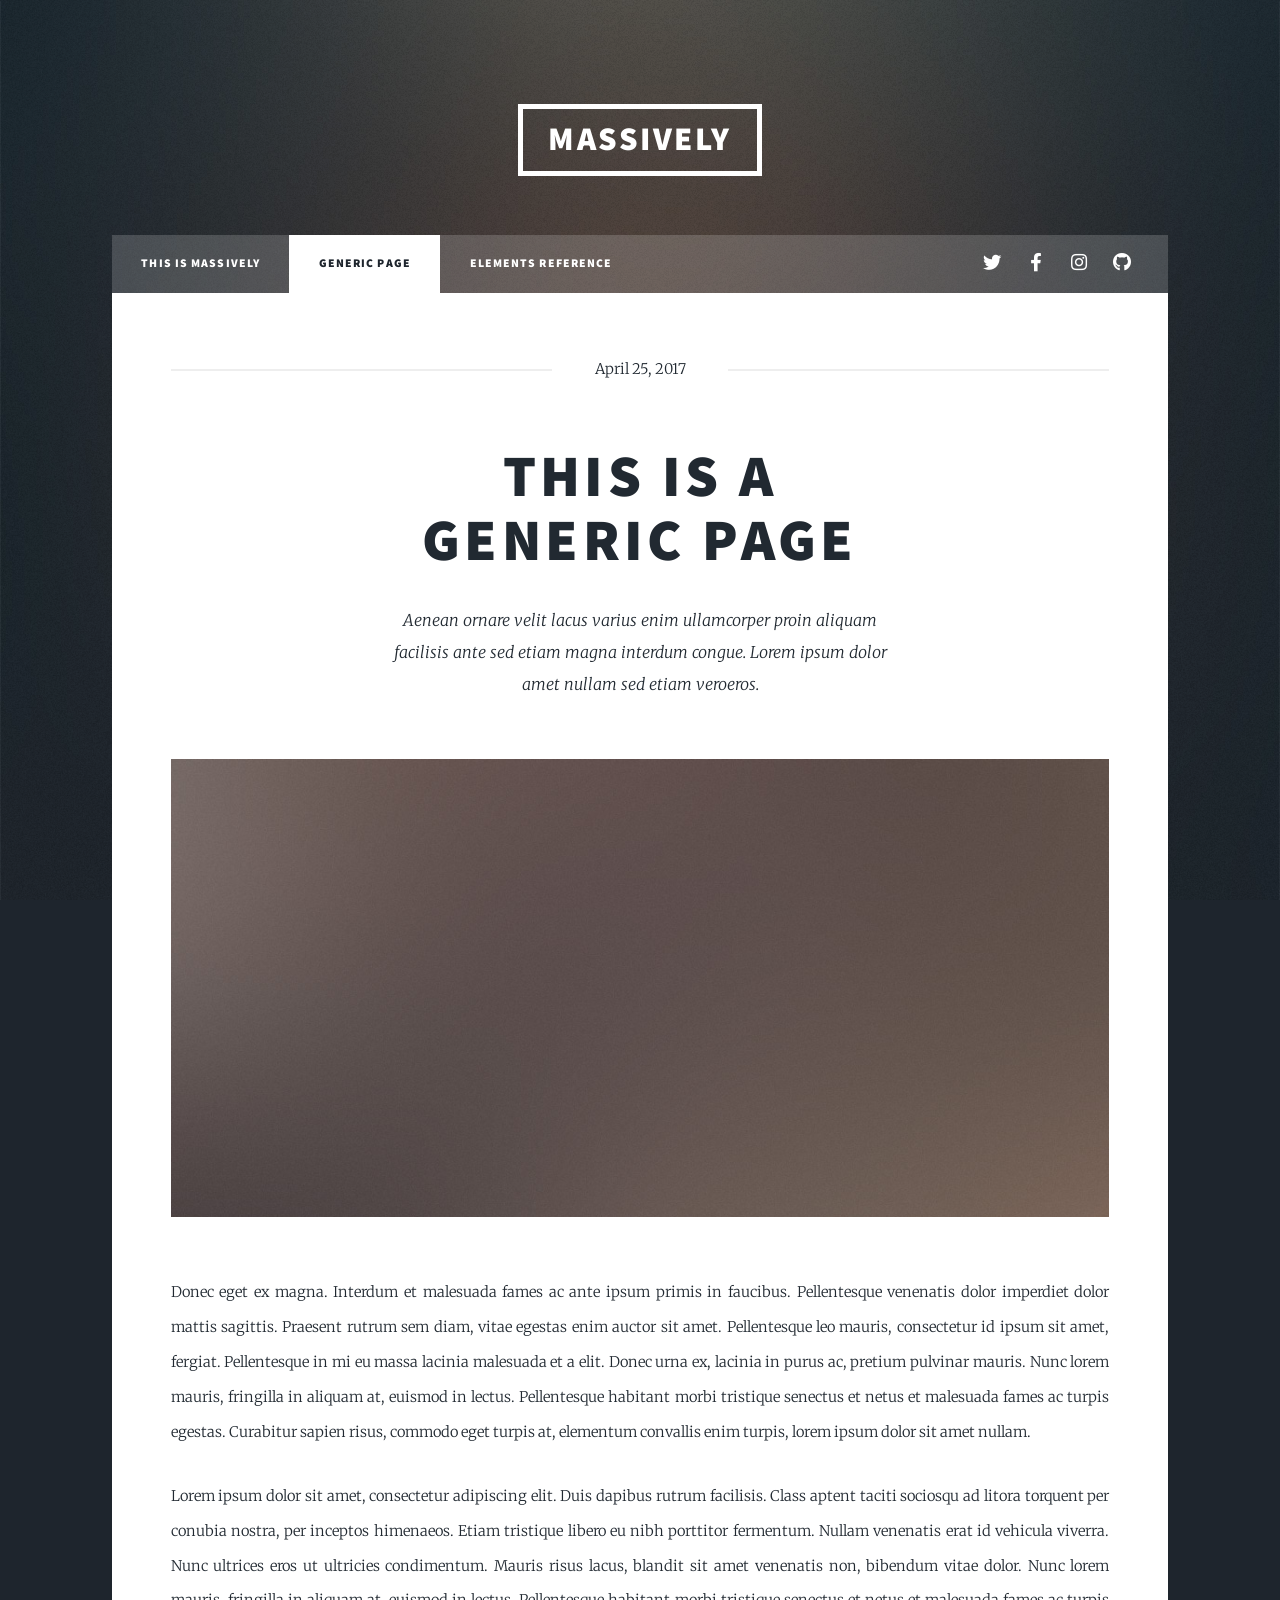
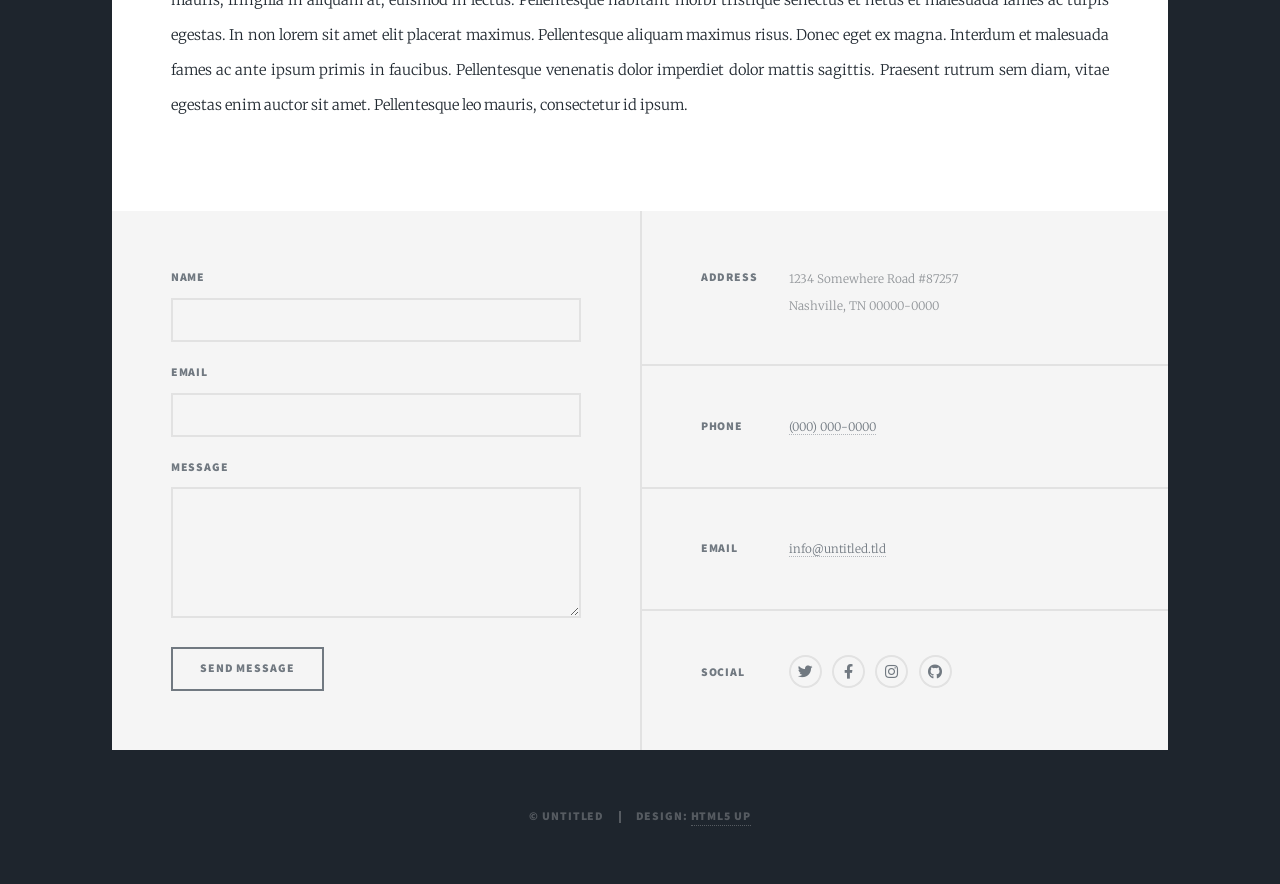
<file: generic.html>
<!DOCTYPE HTML>
<!--
	Massively by HTML5 UP
	html5up.net | @ajlkn
	Free for personal and commercial use under the CCA 3.0 license (html5up.net/license)
-->
<html>
	<head>
		<title>Generic Page - Massively by HTML5 UP</title>
		<meta charset="utf-8" />
		<meta name="viewport" content="width=device-width, initial-scale=1, user-scalable=no" />
		<link rel="stylesheet" href="assets/css/main.css" />
		<noscript><link rel="stylesheet" href="assets/css/noscript.css" /></noscript>
	</head>
	<body class="is-preload">

		<!-- Wrapper -->
			<div id="wrapper">

				<!-- Header -->
					<header id="header">
						<a href="index.html" class="logo">Massively</a>
					</header>

				<!-- Nav -->
					<nav id="nav">
						<ul class="links">
							<li><a href="index.html">This is Massively</a></li>
							<li class="active"><a href="generic.html">Generic Page</a></li>
							<li><a href="elements.html">Elements Reference</a></li>
						</ul>
						<ul class="icons">
							<li><a href="#" class="icon brands fa-twitter"><span class="label">Twitter</span></a></li>
							<li><a href="#" class="icon brands fa-facebook-f"><span class="label">Facebook</span></a></li>
							<li><a href="#" class="icon brands fa-instagram"><span class="label">Instagram</span></a></li>
							<li><a href="#" class="icon brands fa-github"><span class="label">GitHub</span></a></li>
						</ul>
					</nav>

				<!-- Main -->
					<div id="main">

						<!-- Post -->
							<section class="post">
								<header class="major">
									<span class="date">April 25, 2017</span>
									<h1>This is a<br />
									Generic Page</h1>
									<p>Aenean ornare velit lacus varius enim ullamcorper proin aliquam<br />
									facilisis ante sed etiam magna interdum congue. Lorem ipsum dolor<br />
									amet nullam sed etiam veroeros.</p>
								</header>
								<div class="image main"><img src="images/pic01.jpg" alt="" /></div>
								<p>Donec eget ex magna. Interdum et malesuada fames ac ante ipsum primis in faucibus. Pellentesque venenatis dolor imperdiet dolor mattis sagittis. Praesent rutrum sem diam, vitae egestas enim auctor sit amet. Pellentesque leo mauris, consectetur id ipsum sit amet, fergiat. Pellentesque in mi eu massa lacinia malesuada et a elit. Donec urna ex, lacinia in purus ac, pretium pulvinar mauris. Nunc lorem mauris, fringilla in aliquam at, euismod in lectus. Pellentesque habitant morbi tristique senectus et netus et malesuada fames ac turpis egestas. Curabitur sapien risus, commodo eget turpis at, elementum convallis enim turpis, lorem ipsum dolor sit amet nullam.</p>
								<p>Lorem ipsum dolor sit amet, consectetur adipiscing elit. Duis dapibus rutrum facilisis. Class aptent taciti sociosqu ad litora torquent per conubia nostra, per inceptos himenaeos. Etiam tristique libero eu nibh porttitor fermentum. Nullam venenatis erat id vehicula viverra. Nunc ultrices eros ut ultricies condimentum. Mauris risus lacus, blandit sit amet venenatis non, bibendum vitae dolor. Nunc lorem mauris, fringilla in aliquam at, euismod in lectus. Pellentesque habitant morbi tristique senectus et netus et malesuada fames ac turpis egestas. In non lorem sit amet elit placerat maximus. Pellentesque aliquam maximus risus. Donec eget ex magna. Interdum et malesuada fames ac ante ipsum primis in faucibus. Pellentesque venenatis dolor imperdiet dolor mattis sagittis. Praesent rutrum sem diam, vitae egestas enim auctor sit amet. Pellentesque leo mauris, consectetur id ipsum.</p>
							</section>

					</div>

				<!-- Footer -->
					<footer id="footer">
						<section>
							<form method="post" action="#">
								<div class="fields">
									<div class="field">
										<label for="name">Name</label>
										<input type="text" name="name" id="name" />
									</div>
									<div class="field">
										<label for="email">Email</label>
										<input type="text" name="email" id="email" />
									</div>
									<div class="field">
										<label for="message">Message</label>
										<textarea name="message" id="message" rows="3"></textarea>
									</div>
								</div>
								<ul class="actions">
									<li><input type="submit" value="Send Message" /></li>
								</ul>
							</form>
						</section>
						<section class="split contact">
							<section class="alt">
								<h3>Address</h3>
								<p>1234 Somewhere Road #87257<br />
								Nashville, TN 00000-0000</p>
							</section>
							<section>
								<h3>Phone</h3>
								<p><a href="#">(000) 000-0000</a></p>
							</section>
							<section>
								<h3>Email</h3>
								<p><a href="#">info@untitled.tld</a></p>
							</section>
							<section>
								<h3>Social</h3>
								<ul class="icons alt">
									<li><a href="#" class="icon brands alt fa-twitter"><span class="label">Twitter</span></a></li>
									<li><a href="#" class="icon brands alt fa-facebook-f"><span class="label">Facebook</span></a></li>
									<li><a href="#" class="icon brands alt fa-instagram"><span class="label">Instagram</span></a></li>
									<li><a href="#" class="icon brands alt fa-github"><span class="label">GitHub</span></a></li>
								</ul>
							</section>
						</section>
					</footer>

				<!-- Copyright -->
					<div id="copyright">
						<ul><li>&copy; Untitled</li><li>Design: <a href="https://html5up.net">HTML5 UP</a></li></ul>
					</div>

			</div>

		<!-- Scripts -->
			<script src="assets/js/jquery.min.js"></script>
			<script src="assets/js/jquery.scrollex.min.js"></script>
			<script src="assets/js/jquery.scrolly.min.js"></script>
			<script src="assets/js/browser.min.js"></script>
			<script src="assets/js/breakpoints.min.js"></script>
			<script src="assets/js/util.js"></script>
			<script src="assets/js/main.js"></script>

	</body>
</html>
</file>
<file: assets/css/main.css>
@import url(fontawesome-all.min.css);
@import url("https://fonts.googleapis.com/css?family=Merriweather:300,700,300italic,700italic|Source+Sans+Pro:900");

/*
	Massively by HTML5 UP
	html5up.net | @ajlkn
	Free for personal and commercial use under the CCA 3.0 license (html5up.net/license)
*/

html, body, div, span, applet, object,
iframe, h1, h2, h3, h4, h5, h6, p, blockquote,
pre, a, abbr, acronym, address, big, cite,
code, del, dfn, em, img, ins, kbd, q, s, samp,
small, strike, strong, sub, sup, tt, var, b,
u, i, center, dl, dt, dd, ol, ul, li, fieldset,
form, label, legend, table, caption, tbody,
tfoot, thead, tr, th, td, article, aside,
canvas, details, embed, figure, figcaption,
footer, header, hgroup, menu, nav, output, ruby,
section, summary, time, mark, audio, video {
	margin: 0;
	padding: 0;
	border: 0;
	font-size: 100%;
	font: inherit;
	vertical-align: baseline;}

article, aside, details, figcaption, figure,
footer, header, hgroup, menu, nav, section {
	display: block;}

body {
	line-height: 1;
}

ol, ul {
	list-style: none;
}

blockquote, q {
	quotes: none;
}

	blockquote:before, blockquote:after, q:before, q:after {
		content: '';
		content: none;
	}

table {
	border-collapse: collapse;
	border-spacing: 0;
}

body {
	-webkit-text-size-adjust: none;
}

mark {
	background-color: transparent;
	color: inherit;
}

input::-moz-focus-inner {
	border: 0;
	padding: 0;
}

input, select, textarea {
	-moz-appearance: none;
	-webkit-appearance: none;
	-ms-appearance: none;
	appearance: none;
}

/* Basic */

	@-ms-viewport {
		width: device-width;
	}

	body {
		-ms-overflow-style: scrollbar;
	}

	@media screen and (max-width: 480px) {

		html, body {
			min-width: 320px;
		}

	}

	html {
		box-sizing: border-box;
	}

	*, *:before, *:after {
		box-sizing: inherit;
	}

	body {
		background-color: #1e252d;
	}

		body.is-preload *, body.is-preload *:before, body.is-preload *:after {
			-moz-animation: none !important;
			-webkit-animation: none !important;
			-ms-animation: none !important;
			animation: none !important;
			-moz-transition: none !important;
			-webkit-transition: none !important;
			-ms-transition: none !important;
			transition: none !important;
		}

/* Type */

	html {
		font-size: 16pt;
	}

		@media screen and (max-width: 1680px) {

			html {
				font-size: 12pt;
			}

		}

		@media screen and (max-width: 1280px) {

			html {
				font-size: 11pt;
			}

		}

		@media screen and (max-width: 360px) {

			html {
				font-size: 10pt;
			}

		}

	body {
		color: #212931;
	}

	body, input, select, textarea {
		font-family: "Merriweather", Georgia, serif;
		font-weight: 300;
		font-size: 1rem;
		line-height: 2.375;
	}

	a {
		-moz-transition: color 0.2s ease-in-out, background-color 0.2s ease-in-out, border-color 0.2s ease-in-out, box-shadow 0.2s ease-in-out;
		-webkit-transition: color 0.2s ease-in-out, background-color 0.2s ease-in-out, border-color 0.2s ease-in-out, box-shadow 0.2s ease-in-out;
		-ms-transition: color 0.2s ease-in-out, background-color 0.2s ease-in-out, border-color 0.2s ease-in-out, box-shadow 0.2s ease-in-out;
		transition: color 0.2s ease-in-out, background-color 0.2s ease-in-out, border-color 0.2s ease-in-out, box-shadow 0.2s ease-in-out;
		border-bottom: dotted 1px;
		text-decoration: none;
	}

		a:hover {
			border-bottom-color: transparent;
		}

	strong, b {
		font-weight: 600;
	}

	em, i {
		font-style: italic;
	}

	p {
		text-align: justify;
		margin: 0 0 2rem 0;
	}

	h1, h2, h3, h4, h5, h6 {
		font-family: "Source Sans Pro", Helvetica, sans-serif;
		font-weight: 900;
		line-height: 1.5;
		letter-spacing: 0.075em;
		text-transform: uppercase;
		margin: 0 0 1rem 0;
	}

		h1 a, h2 a, h3 a, h4 a, h5 a, h6 a {
			border-bottom: 0;
			color: inherit;
			text-decoration: none;
		}

	h1 {
		font-size: 4rem;
		line-height: 1.1;
		margin: 0 0 2rem 0;
	}

	h2 {
		font-size: 1.75rem;
		line-height: 1.3;
		margin: 0 0 1.5rem 0;
	}

	h3 {
		font-size: 1.25rem;
		margin: 0 0 1.5rem 0;
	}

	h4 {
		font-size: 1rem;
	}

	h5 {
		font-size: 0.9rem;
	}

	h6 {
		font-size: 0.8rem;
	}

	sub {
		font-size: 0.8rem;
		position: relative;
		top: 0.5rem;
	}

	sup {
		font-size: 0.8rem;
		position: relative;
		top: -0.5rem;
	}

	blockquote {
		border-left: solid 4px;
		font-style: italic;
		margin: 0 0 2rem 0;
		padding: 0.5rem 0 0.5rem 2rem;
	}

	code {
		border: solid 2px;
		font-family: "Courier New", monospace;
		font-size: 0.9rem;
		margin: 0 0.25rem;
		padding: 0.25rem 0.65rem;
	}

	pre {
		-webkit-overflow-scrolling: touch;
		font-family: "Courier New", monospace;
		font-size: 0.9rem;
		margin: 0 0 2rem 0;
	}

		pre code {
			display: block;
			line-height: 1.75;
			padding: 1rem 1.5rem;
			overflow-x: auto;
		}

	hr {
		border: 0;
		border-bottom: solid 2px;
		margin: 3rem 0;
	}

		hr.major {
			margin: 5rem 0;
		}

	.align-left {
		text-align: left;
	}

	.align-center {
		text-align: center;
	}

	.align-right {
		text-align: right;
	}

	input, select, textarea {
		color: #212931;
	}

	a {
		color: #212931;
		border-bottom-color: rgba(33, 41, 49, 0.5);
	}

		a:hover {
			border-bottom-color: transparent;
			color: #18bfef !important;
		}

	strong, b {
		color: #212931;
	}

	h1, h2, h3, h4, h5, h6 {
		color: #212931;
	}

	blockquote {
		border-left-color: #eeeeee;
	}

	code {
		background: rgba(220, 220, 220, 0.25);
		border-color: #eeeeee;
	}

	hr {
		border-bottom-color: #eeeeee;
	}

/* Row */

	.row {
		display: flex;
		flex-wrap: wrap;
		box-sizing: border-box;
		align-items: stretch;
	}

		.row > * {
			box-sizing: border-box;
		}

		.row.gtr-uniform > * > :last-child {
			margin-bottom: 0;
		}

		.row.aln-left {
			justify-content: flex-start;
		}

		.row.aln-center {
			justify-content: center;
		}

		.row.aln-right {
			justify-content: flex-end;
		}

		.row.aln-top {
			align-items: flex-start;
		}

		.row.aln-middle {
			align-items: center;
		}

		.row.aln-bottom {
			align-items: flex-end;
		}

		.row > .imp {
			order: -1;
		}

		.row > .col-1 {
			width: 8.33333%;
		}

		.row > .off-1 {
			margin-left: 8.33333%;
		}

		.row > .col-2 {
			width: 16.66667%;
		}

		.row > .off-2 {
			margin-left: 16.66667%;
		}

		.row > .col-3 {
			width: 25%;
		}

		.row > .off-3 {
			margin-left: 25%;
		}

		.row > .col-4 {
			width: 33.33333%;
		}

		.row > .off-4 {
			margin-left: 33.33333%;
		}

		.row > .col-5 {
			width: 41.66667%;
		}

		.row > .off-5 {
			margin-left: 41.66667%;
		}

		.row > .col-6 {
			width: 50%;
		}

		.row > .off-6 {
			margin-left: 50%;
		}

		.row > .col-7 {
			width: 58.33333%;
		}

		.row > .off-7 {
			margin-left: 58.33333%;
		}

		.row > .col-8 {
			width: 66.66667%;
		}

		.row > .off-8 {
			margin-left: 66.66667%;
		}

		.row > .col-9 {
			width: 75%;
		}

		.row > .off-9 {
			margin-left: 75%;
		}

		.row > .col-10 {
			width: 83.33333%;
		}

		.row > .off-10 {
			margin-left: 83.33333%;
		}

		.row > .col-11 {
			width: 91.66667%;
		}

		.row > .off-11 {
			margin-left: 91.66667%;
		}

		.row > .col-12 {
			width: 100%;
		}

		.row > .off-12 {
			margin-left: 100%;
		}

		.row.gtr-0 {
			margin-top: 0;
			margin-left: 0rem;
		}

			.row.gtr-0 > * {
				padding: 0 0 0 0rem;
			}

			.row.gtr-0.gtr-uniform {
				margin-top: 0rem;
			}

				.row.gtr-0.gtr-uniform > * {
					padding-top: 0rem;
				}

		.row.gtr-25 {
			margin-top: 0;
			margin-left: -0.375rem;
		}

			.row.gtr-25 > * {
				padding: 0 0 0 0.375rem;
			}

			.row.gtr-25.gtr-uniform {
				margin-top: -0.375rem;
			}

				.row.gtr-25.gtr-uniform > * {
					padding-top: 0.375rem;
				}

		.row.gtr-50 {
			margin-top: 0;
			margin-left: -0.75rem;
		}

			.row.gtr-50 > * {
				padding: 0 0 0 0.75rem;
			}

			.row.gtr-50.gtr-uniform {
				margin-top: -0.75rem;
			}

				.row.gtr-50.gtr-uniform > * {
					padding-top: 0.75rem;
				}

		.row {
			margin-top: 0;
			margin-left: -1.5rem;
		}

			.row > * {
				padding: 0 0 0 1.5rem;
			}

			.row.gtr-uniform {
				margin-top: -1.5rem;
			}

				.row.gtr-uniform > * {
					padding-top: 1.5rem;
				}

		.row.gtr-150 {
			margin-top: 0;
			margin-left: -2.25rem;
		}

			.row.gtr-150 > * {
				padding: 0 0 0 2.25rem;
			}

			.row.gtr-150.gtr-uniform {
				margin-top: -2.25rem;
			}

				.row.gtr-150.gtr-uniform > * {
					padding-top: 2.25rem;
				}

		.row.gtr-200 {
			margin-top: 0;
			margin-left: -3rem;
		}

			.row.gtr-200 > * {
				padding: 0 0 0 3rem;
			}

			.row.gtr-200.gtr-uniform {
				margin-top: -3rem;
			}

				.row.gtr-200.gtr-uniform > * {
					padding-top: 3rem;
				}

		@media screen and (max-width: 1680px) {

			.row {
				display: flex;
				flex-wrap: wrap;
				box-sizing: border-box;
				align-items: stretch;
			}

				.row > * {
					box-sizing: border-box;
				}

				.row.gtr-uniform > * > :last-child {
					margin-bottom: 0;
				}

				.row.aln-left {
					justify-content: flex-start;
				}

				.row.aln-center {
					justify-content: center;
				}

				.row.aln-right {
					justify-content: flex-end;
				}

				.row.aln-top {
					align-items: flex-start;
				}

				.row.aln-middle {
					align-items: center;
				}

				.row.aln-bottom {
					align-items: flex-end;
				}

				.row > .imp-xlarge {
					order: -1;
				}

				.row > .col-1-xlarge {
					width: 8.33333%;
				}

				.row > .off-1-xlarge {
					margin-left: 8.33333%;
				}

				.row > .col-2-xlarge {
					width: 16.66667%;
				}

				.row > .off-2-xlarge {
					margin-left: 16.66667%;
				}

				.row > .col-3-xlarge {
					width: 25%;
				}

				.row > .off-3-xlarge {
					margin-left: 25%;
				}

				.row > .col-4-xlarge {
					width: 33.33333%;
				}

				.row > .off-4-xlarge {
					margin-left: 33.33333%;
				}

				.row > .col-5-xlarge {
					width: 41.66667%;
				}

				.row > .off-5-xlarge {
					margin-left: 41.66667%;
				}

				.row > .col-6-xlarge {
					width: 50%;
				}

				.row > .off-6-xlarge {
					margin-left: 50%;
				}

				.row > .col-7-xlarge {
					width: 58.33333%;
				}

				.row > .off-7-xlarge {
					margin-left: 58.33333%;
				}

				.row > .col-8-xlarge {
					width: 66.66667%;
				}

				.row > .off-8-xlarge {
					margin-left: 66.66667%;
				}

				.row > .col-9-xlarge {
					width: 75%;
				}

				.row > .off-9-xlarge {
					margin-left: 75%;
				}

				.row > .col-10-xlarge {
					width: 83.33333%;
				}

				.row > .off-10-xlarge {
					margin-left: 83.33333%;
				}

				.row > .col-11-xlarge {
					width: 91.66667%;
				}

				.row > .off-11-xlarge {
					margin-left: 91.66667%;
				}

				.row > .col-12-xlarge {
					width: 100%;
				}

				.row > .off-12-xlarge {
					margin-left: 100%;
				}

				.row.gtr-0 {
					margin-top: 0;
					margin-left: 0rem;
				}

					.row.gtr-0 > * {
						padding: 0 0 0 0rem;
					}

					.row.gtr-0.gtr-uniform {
						margin-top: 0rem;
					}

						.row.gtr-0.gtr-uniform > * {
							padding-top: 0rem;
						}

				.row.gtr-25 {
					margin-top: 0;
					margin-left: -0.375rem;
				}

					.row.gtr-25 > * {
						padding: 0 0 0 0.375rem;
					}

					.row.gtr-25.gtr-uniform {
						margin-top: -0.375rem;
					}

						.row.gtr-25.gtr-uniform > * {
							padding-top: 0.375rem;
						}

				.row.gtr-50 {
					margin-top: 0;
					margin-left: -0.75rem;
				}

					.row.gtr-50 > * {
						padding: 0 0 0 0.75rem;
					}

					.row.gtr-50.gtr-uniform {
						margin-top: -0.75rem;
					}

						.row.gtr-50.gtr-uniform > * {
							padding-top: 0.75rem;
						}

				.row {
					margin-top: 0;
					margin-left: -1.5rem;
				}

					.row > * {
						padding: 0 0 0 1.5rem;
					}

					.row.gtr-uniform {
						margin-top: -1.5rem;
					}

						.row.gtr-uniform > * {
							padding-top: 1.5rem;
						}

				.row.gtr-150 {
					margin-top: 0;
					margin-left: -2.25rem;
				}

					.row.gtr-150 > * {
						padding: 0 0 0 2.25rem;
					}

					.row.gtr-150.gtr-uniform {
						margin-top: -2.25rem;
					}

						.row.gtr-150.gtr-uniform > * {
							padding-top: 2.25rem;
						}

				.row.gtr-200 {
					margin-top: 0;
					margin-left: -3rem;
				}

					.row.gtr-200 > * {
						padding: 0 0 0 3rem;
					}

					.row.gtr-200.gtr-uniform {
						margin-top: -3rem;
					}

						.row.gtr-200.gtr-uniform > * {
							padding-top: 3rem;
						}

		}

		@media screen and (max-width: 1280px) {

			.row {
				display: flex;
				flex-wrap: wrap;
				box-sizing: border-box;
				align-items: stretch;
			}

				.row > * {
					box-sizing: border-box;
				}

				.row.gtr-uniform > * > :last-child {
					margin-bottom: 0;
				}

				.row.aln-left {
					justify-content: flex-start;
				}

				.row.aln-center {
					justify-content: center;
				}

				.row.aln-right {
					justify-content: flex-end;
				}

				.row.aln-top {
					align-items: flex-start;
				}

				.row.aln-middle {
					align-items: center;
				}

				.row.aln-bottom {
					align-items: flex-end;
				}

				.row > .imp-large {
					order: -1;
				}

				.row > .col-1-large {
					width: 8.33333%;
				}

				.row > .off-1-large {
					margin-left: 8.33333%;
				}

				.row > .col-2-large {
					width: 16.66667%;
				}

				.row > .off-2-large {
					margin-left: 16.66667%;
				}

				.row > .col-3-large {
					width: 25%;
				}

				.row > .off-3-large {
					margin-left: 25%;
				}

				.row > .col-4-large {
					width: 33.33333%;
				}

				.row > .off-4-large {
					margin-left: 33.33333%;
				}

				.row > .col-5-large {
					width: 41.66667%;
				}

				.row > .off-5-large {
					margin-left: 41.66667%;
				}

				.row > .col-6-large {
					width: 50%;
				}

				.row > .off-6-large {
					margin-left: 50%;
				}

				.row > .col-7-large {
					width: 58.33333%;
				}

				.row > .off-7-large {
					margin-left: 58.33333%;
				}

				.row > .col-8-large {
					width: 66.66667%;
				}

				.row > .off-8-large {
					margin-left: 66.66667%;
				}

				.row > .col-9-large {
					width: 75%;
				}

				.row > .off-9-large {
					margin-left: 75%;
				}

				.row > .col-10-large {
					width: 83.33333%;
				}

				.row > .off-10-large {
					margin-left: 83.33333%;
				}

				.row > .col-11-large {
					width: 91.66667%;
				}

				.row > .off-11-large {
					margin-left: 91.66667%;
				}

				.row > .col-12-large {
					width: 100%;
				}

				.row > .off-12-large {
					margin-left: 100%;
				}

				.row.gtr-0 {
					margin-top: 0;
					margin-left: 0rem;
				}

					.row.gtr-0 > * {
						padding: 0 0 0 0rem;
					}

					.row.gtr-0.gtr-uniform {
						margin-top: 0rem;
					}

						.row.gtr-0.gtr-uniform > * {
							padding-top: 0rem;
						}

				.row.gtr-25 {
					margin-top: 0;
					margin-left: -0.375rem;
				}

					.row.gtr-25 > * {
						padding: 0 0 0 0.375rem;
					}

					.row.gtr-25.gtr-uniform {
						margin-top: -0.375rem;
					}

						.row.gtr-25.gtr-uniform > * {
							padding-top: 0.375rem;
						}

				.row.gtr-50 {
					margin-top: 0;
					margin-left: -0.75rem;
				}

					.row.gtr-50 > * {
						padding: 0 0 0 0.75rem;
					}

					.row.gtr-50.gtr-uniform {
						margin-top: -0.75rem;
					}

						.row.gtr-50.gtr-uniform > * {
							padding-top: 0.75rem;
						}

				.row {
					margin-top: 0;
					margin-left: -1.5rem;
				}

					.row > * {
						padding: 0 0 0 1.5rem;
					}

					.row.gtr-uniform {
						margin-top: -1.5rem;
					}

						.row.gtr-uniform > * {
							padding-top: 1.5rem;
						}

				.row.gtr-150 {
					margin-top: 0;
					margin-left: -2.25rem;
				}

					.row.gtr-150 > * {
						padding: 0 0 0 2.25rem;
					}

					.row.gtr-150.gtr-uniform {
						margin-top: -2.25rem;
					}

						.row.gtr-150.gtr-uniform > * {
							padding-top: 2.25rem;
						}

				.row.gtr-200 {
					margin-top: 0;
					margin-left: -3rem;
				}

					.row.gtr-200 > * {
						padding: 0 0 0 3rem;
					}

					.row.gtr-200.gtr-uniform {
						margin-top: -3rem;
					}

						.row.gtr-200.gtr-uniform > * {
							padding-top: 3rem;
						}

		}

		@media screen and (max-width: 980px) {

			.row {
				display: flex;
				flex-wrap: wrap;
				box-sizing: border-box;
				align-items: stretch;
			}

				.row > * {
					box-sizing: border-box;
				}

				.row.gtr-uniform > * > :last-child {
					margin-bottom: 0;
				}

				.row.aln-left {
					justify-content: flex-start;
				}

				.row.aln-center {
					justify-content: center;
				}

				.row.aln-right {
					justify-content: flex-end;
				}

				.row.aln-top {
					align-items: flex-start;
				}

				.row.aln-middle {
					align-items: center;
				}

				.row.aln-bottom {
					align-items: flex-end;
				}

				.row > .imp-medium {
					order: -1;
				}

				.row > .col-1-medium {
					width: 8.33333%;
				}

				.row > .off-1-medium {
					margin-left: 8.33333%;
				}

				.row > .col-2-medium {
					width: 16.66667%;
				}

				.row > .off-2-medium {
					margin-left: 16.66667%;
				}

				.row > .col-3-medium {
					width: 25%;
				}

				.row > .off-3-medium {
					margin-left: 25%;
				}

				.row > .col-4-medium {
					width: 33.33333%;
				}

				.row > .off-4-medium {
					margin-left: 33.33333%;
				}

				.row > .col-5-medium {
					width: 41.66667%;
				}

				.row > .off-5-medium {
					margin-left: 41.66667%;
				}

				.row > .col-6-medium {
					width: 50%;
				}

				.row > .off-6-medium {
					margin-left: 50%;
				}

				.row > .col-7-medium {
					width: 58.33333%;
				}

				.row > .off-7-medium {
					margin-left: 58.33333%;
				}

				.row > .col-8-medium {
					width: 66.66667%;
				}

				.row > .off-8-medium {
					margin-left: 66.66667%;
				}

				.row > .col-9-medium {
					width: 75%;
				}

				.row > .off-9-medium {
					margin-left: 75%;
				}

				.row > .col-10-medium {
					width: 83.33333%;
				}

				.row > .off-10-medium {
					margin-left: 83.33333%;
				}

				.row > .col-11-medium {
					width: 91.66667%;
				}

				.row > .off-11-medium {
					margin-left: 91.66667%;
				}

				.row > .col-12-medium {
					width: 100%;
				}

				.row > .off-12-medium {
					margin-left: 100%;
				}

				.row.gtr-0 {
					margin-top: 0;
					margin-left: 0rem;
				}

					.row.gtr-0 > * {
						padding: 0 0 0 0rem;
					}

					.row.gtr-0.gtr-uniform {
						margin-top: 0rem;
					}

						.row.gtr-0.gtr-uniform > * {
							padding-top: 0rem;
						}

				.row.gtr-25 {
					margin-top: 0;
					margin-left: -0.375rem;
				}

					.row.gtr-25 > * {
						padding: 0 0 0 0.375rem;
					}

					.row.gtr-25.gtr-uniform {
						margin-top: -0.375rem;
					}

						.row.gtr-25.gtr-uniform > * {
							padding-top: 0.375rem;
						}

				.row.gtr-50 {
					margin-top: 0;
					margin-left: -0.75rem;
				}

					.row.gtr-50 > * {
						padding: 0 0 0 0.75rem;
					}

					.row.gtr-50.gtr-uniform {
						margin-top: -0.75rem;
					}

						.row.gtr-50.gtr-uniform > * {
							padding-top: 0.75rem;
						}

				.row {
					margin-top: 0;
					margin-left: -1.5rem;
				}

					.row > * {
						padding: 0 0 0 1.5rem;
					}

					.row.gtr-uniform {
						margin-top: -1.5rem;
					}

						.row.gtr-uniform > * {
							padding-top: 1.5rem;
						}

				.row.gtr-150 {
					margin-top: 0;
					margin-left: -2.25rem;
				}

					.row.gtr-150 > * {
						padding: 0 0 0 2.25rem;
					}

					.row.gtr-150.gtr-uniform {
						margin-top: -2.25rem;
					}

						.row.gtr-150.gtr-uniform > * {
							padding-top: 2.25rem;
						}

				.row.gtr-200 {
					margin-top: 0;
					margin-left: -3rem;
				}

					.row.gtr-200 > * {
						padding: 0 0 0 3rem;
					}

					.row.gtr-200.gtr-uniform {
						margin-top: -3rem;
					}

						.row.gtr-200.gtr-uniform > * {
							padding-top: 3rem;
						}

		}

		@media screen and (max-width: 736px) {

			.row {
				display: flex;
				flex-wrap: wrap;
				box-sizing: border-box;
				align-items: stretch;
			}

				.row > * {
					box-sizing: border-box;
				}

				.row.gtr-uniform > * > :last-child {
					margin-bottom: 0;
				}

				.row.aln-left {
					justify-content: flex-start;
				}

				.row.aln-center {
					justify-content: center;
				}

				.row.aln-right {
					justify-content: flex-end;
				}

				.row.aln-top {
					align-items: flex-start;
				}

				.row.aln-middle {
					align-items: center;
				}

				.row.aln-bottom {
					align-items: flex-end;
				}

				.row > .imp-small {
					order: -1;
				}

				.row > .col-1-small {
					width: 8.33333%;
				}

				.row > .off-1-small {
					margin-left: 8.33333%;
				}

				.row > .col-2-small {
					width: 16.66667%;
				}

				.row > .off-2-small {
					margin-left: 16.66667%;
				}

				.row > .col-3-small {
					width: 25%;
				}

				.row > .off-3-small {
					margin-left: 25%;
				}

				.row > .col-4-small {
					width: 33.33333%;
				}

				.row > .off-4-small {
					margin-left: 33.33333%;
				}

				.row > .col-5-small {
					width: 41.66667%;
				}

				.row > .off-5-small {
					margin-left: 41.66667%;
				}

				.row > .col-6-small {
					width: 50%;
				}

				.row > .off-6-small {
					margin-left: 50%;
				}

				.row > .col-7-small {
					width: 58.33333%;
				}

				.row > .off-7-small {
					margin-left: 58.33333%;
				}

				.row > .col-8-small {
					width: 66.66667%;
				}

				.row > .off-8-small {
					margin-left: 66.66667%;
				}

				.row > .col-9-small {
					width: 75%;
				}

				.row > .off-9-small {
					margin-left: 75%;
				}

				.row > .col-10-small {
					width: 83.33333%;
				}

				.row > .off-10-small {
					margin-left: 83.33333%;
				}

				.row > .col-11-small {
					width: 91.66667%;
				}

				.row > .off-11-small {
					margin-left: 91.66667%;
				}

				.row > .col-12-small {
					width: 100%;
				}

				.row > .off-12-small {
					margin-left: 100%;
				}

				.row.gtr-0 {
					margin-top: 0;
					margin-left: 0rem;
				}

					.row.gtr-0 > * {
						padding: 0 0 0 0rem;
					}

					.row.gtr-0.gtr-uniform {
						margin-top: 0rem;
					}

						.row.gtr-0.gtr-uniform > * {
							padding-top: 0rem;
						}

				.row.gtr-25 {
					margin-top: 0;
					margin-left: -0.375rem;
				}

					.row.gtr-25 > * {
						padding: 0 0 0 0.375rem;
					}

					.row.gtr-25.gtr-uniform {
						margin-top: -0.375rem;
					}

						.row.gtr-25.gtr-uniform > * {
							padding-top: 0.375rem;
						}

				.row.gtr-50 {
					margin-top: 0;
					margin-left: -0.75rem;
				}

					.row.gtr-50 > * {
						padding: 0 0 0 0.75rem;
					}

					.row.gtr-50.gtr-uniform {
						margin-top: -0.75rem;
					}

						.row.gtr-50.gtr-uniform > * {
							padding-top: 0.75rem;
						}

				.row {
					margin-top: 0;
					margin-left: -1.5rem;
				}

					.row > * {
						padding: 0 0 0 1.5rem;
					}

					.row.gtr-uniform {
						margin-top: -1.5rem;
					}

						.row.gtr-uniform > * {
							padding-top: 1.5rem;
						}

				.row.gtr-150 {
					margin-top: 0;
					margin-left: -2.25rem;
				}

					.row.gtr-150 > * {
						padding: 0 0 0 2.25rem;
					}

					.row.gtr-150.gtr-uniform {
						margin-top: -2.25rem;
					}

						.row.gtr-150.gtr-uniform > * {
							padding-top: 2.25rem;
						}

				.row.gtr-200 {
					margin-top: 0;
					margin-left: -3rem;
				}

					.row.gtr-200 > * {
						padding: 0 0 0 3rem;
					}

					.row.gtr-200.gtr-uniform {
						margin-top: -3rem;
					}

						.row.gtr-200.gtr-uniform > * {
							padding-top: 3rem;
						}

		}

		@media screen and (max-width: 480px) {

			.row {
				display: flex;
				flex-wrap: wrap;
				box-sizing: border-box;
				align-items: stretch;
			}

				.row > * {
					box-sizing: border-box;
				}

				.row.gtr-uniform > * > :last-child {
					margin-bottom: 0;
				}

				.row.aln-left {
					justify-content: flex-start;
				}

				.row.aln-center {
					justify-content: center;
				}

				.row.aln-right {
					justify-content: flex-end;
				}

				.row.aln-top {
					align-items: flex-start;
				}

				.row.aln-middle {
					align-items: center;
				}

				.row.aln-bottom {
					align-items: flex-end;
				}

				.row > .imp-xsmall {
					order: -1;
				}

				.row > .col-1-xsmall {
					width: 8.33333%;
				}

				.row > .off-1-xsmall {
					margin-left: 8.33333%;
				}

				.row > .col-2-xsmall {
					width: 16.66667%;
				}

				.row > .off-2-xsmall {
					margin-left: 16.66667%;
				}

				.row > .col-3-xsmall {
					width: 25%;
				}

				.row > .off-3-xsmall {
					margin-left: 25%;
				}

				.row > .col-4-xsmall {
					width: 33.33333%;
				}

				.row > .off-4-xsmall {
					margin-left: 33.33333%;
				}

				.row > .col-5-xsmall {
					width: 41.66667%;
				}

				.row > .off-5-xsmall {
					margin-left: 41.66667%;
				}

				.row > .col-6-xsmall {
					width: 50%;
				}

				.row > .off-6-xsmall {
					margin-left: 50%;
				}

				.row > .col-7-xsmall {
					width: 58.33333%;
				}

				.row > .off-7-xsmall {
					margin-left: 58.33333%;
				}

				.row > .col-8-xsmall {
					width: 66.66667%;
				}

				.row > .off-8-xsmall {
					margin-left: 66.66667%;
				}

				.row > .col-9-xsmall {
					width: 75%;
				}

				.row > .off-9-xsmall {
					margin-left: 75%;
				}

				.row > .col-10-xsmall {
					width: 83.33333%;
				}

				.row > .off-10-xsmall {
					margin-left: 83.33333%;
				}

				.row > .col-11-xsmall {
					width: 91.66667%;
				}

				.row > .off-11-xsmall {
					margin-left: 91.66667%;
				}

				.row > .col-12-xsmall {
					width: 100%;
				}

				.row > .off-12-xsmall {
					margin-left: 100%;
				}

				.row.gtr-0 {
					margin-top: 0;
					margin-left: 0rem;
				}

					.row.gtr-0 > * {
						padding: 0 0 0 0rem;
					}

					.row.gtr-0.gtr-uniform {
						margin-top: 0rem;
					}

						.row.gtr-0.gtr-uniform > * {
							padding-top: 0rem;
						}

				.row.gtr-25 {
					margin-top: 0;
					margin-left: -0.375rem;
				}

					.row.gtr-25 > * {
						padding: 0 0 0 0.375rem;
					}

					.row.gtr-25.gtr-uniform {
						margin-top: -0.375rem;
					}

						.row.gtr-25.gtr-uniform > * {
							padding-top: 0.375rem;
						}

				.row.gtr-50 {
					margin-top: 0;
					margin-left: -0.75rem;
				}

					.row.gtr-50 > * {
						padding: 0 0 0 0.75rem;
					}

					.row.gtr-50.gtr-uniform {
						margin-top: -0.75rem;
					}

						.row.gtr-50.gtr-uniform > * {
							padding-top: 0.75rem;
						}

				.row {
					margin-top: 0;
					margin-left: -1.5rem;
				}

					.row > * {
						padding: 0 0 0 1.5rem;
					}

					.row.gtr-uniform {
						margin-top: -1.5rem;
					}

						.row.gtr-uniform > * {
							padding-top: 1.5rem;
						}

				.row.gtr-150 {
					margin-top: 0;
					margin-left: -2.25rem;
				}

					.row.gtr-150 > * {
						padding: 0 0 0 2.25rem;
					}

					.row.gtr-150.gtr-uniform {
						margin-top: -2.25rem;
					}

						.row.gtr-150.gtr-uniform > * {
							padding-top: 2.25rem;
						}

				.row.gtr-200 {
					margin-top: 0;
					margin-left: -3rem;
				}

					.row.gtr-200 > * {
						padding: 0 0 0 3rem;
					}

					.row.gtr-200.gtr-uniform {
						margin-top: -3rem;
					}

						.row.gtr-200.gtr-uniform > * {
							padding-top: 3rem;
						}

		}

		@media screen and (max-width: 360px) {

			.row {
				display: flex;
				flex-wrap: wrap;
				box-sizing: border-box;
				align-items: stretch;
			}

				.row > * {
					box-sizing: border-box;
				}

				.row.gtr-uniform > * > :last-child {
					margin-bottom: 0;
				}

				.row.aln-left {
					justify-content: flex-start;
				}

				.row.aln-center {
					justify-content: center;
				}

				.row.aln-right {
					justify-content: flex-end;
				}

				.row.aln-top {
					align-items: flex-start;
				}

				.row.aln-middle {
					align-items: center;
				}

				.row.aln-bottom {
					align-items: flex-end;
				}

				.row > .imp-xxsmall {
					order: -1;
				}

				.row > .col-1-xxsmall {
					width: 8.33333%;
				}

				.row > .off-1-xxsmall {
					margin-left: 8.33333%;
				}

				.row > .col-2-xxsmall {
					width: 16.66667%;
				}

				.row > .off-2-xxsmall {
					margin-left: 16.66667%;
				}

				.row > .col-3-xxsmall {
					width: 25%;
				}

				.row > .off-3-xxsmall {
					margin-left: 25%;
				}

				.row > .col-4-xxsmall {
					width: 33.33333%;
				}

				.row > .off-4-xxsmall {
					margin-left: 33.33333%;
				}

				.row > .col-5-xxsmall {
					width: 41.66667%;
				}

				.row > .off-5-xxsmall {
					margin-left: 41.66667%;
				}

				.row > .col-6-xxsmall {
					width: 50%;
				}

				.row > .off-6-xxsmall {
					margin-left: 50%;
				}

				.row > .col-7-xxsmall {
					width: 58.33333%;
				}

				.row > .off-7-xxsmall {
					margin-left: 58.33333%;
				}

				.row > .col-8-xxsmall {
					width: 66.66667%;
				}

				.row > .off-8-xxsmall {
					margin-left: 66.66667%;
				}

				.row > .col-9-xxsmall {
					width: 75%;
				}

				.row > .off-9-xxsmall {
					margin-left: 75%;
				}

				.row > .col-10-xxsmall {
					width: 83.33333%;
				}

				.row > .off-10-xxsmall {
					margin-left: 83.33333%;
				}

				.row > .col-11-xxsmall {
					width: 91.66667%;
				}

				.row > .off-11-xxsmall {
					margin-left: 91.66667%;
				}

				.row > .col-12-xxsmall {
					width: 100%;
				}

				.row > .off-12-xxsmall {
					margin-left: 100%;
				}

				.row.gtr-0 {
					margin-top: 0;
					margin-left: 0rem;
				}

					.row.gtr-0 > * {
						padding: 0 0 0 0rem;
					}

					.row.gtr-0.gtr-uniform {
						margin-top: 0rem;
					}

						.row.gtr-0.gtr-uniform > * {
							padding-top: 0rem;
						}

				.row.gtr-25 {
					margin-top: 0;
					margin-left: -0.375rem;
				}

					.row.gtr-25 > * {
						padding: 0 0 0 0.375rem;
					}

					.row.gtr-25.gtr-uniform {
						margin-top: -0.375rem;
					}

						.row.gtr-25.gtr-uniform > * {
							padding-top: 0.375rem;
						}

				.row.gtr-50 {
					margin-top: 0;
					margin-left: -0.75rem;
				}

					.row.gtr-50 > * {
						padding: 0 0 0 0.75rem;
					}

					.row.gtr-50.gtr-uniform {
						margin-top: -0.75rem;
					}

						.row.gtr-50.gtr-uniform > * {
							padding-top: 0.75rem;
						}

				.row {
					margin-top: 0;
					margin-left: -1.5rem;
				}

					.row > * {
						padding: 0 0 0 1.5rem;
					}

					.row.gtr-uniform {
						margin-top: -1.5rem;
					}

						.row.gtr-uniform > * {
							padding-top: 1.5rem;
						}

				.row.gtr-150 {
					margin-top: 0;
					margin-left: -2.25rem;
				}

					.row.gtr-150 > * {
						padding: 0 0 0 2.25rem;
					}

					.row.gtr-150.gtr-uniform {
						margin-top: -2.25rem;
					}

						.row.gtr-150.gtr-uniform > * {
							padding-top: 2.25rem;
						}

				.row.gtr-200 {
					margin-top: 0;
					margin-left: -3rem;
				}

					.row.gtr-200 > * {
						padding: 0 0 0 3rem;
					}

					.row.gtr-200.gtr-uniform {
						margin-top: -3rem;
					}

						.row.gtr-200.gtr-uniform > * {
							padding-top: 3rem;
						}

		}

/* Box */

	.box {
		border: solid 2px;
		margin-bottom: 2rem;
		padding: 1.5rem;
	}

		.box > :last-child,
		.box > :last-child > :last-child,
		.box > :last-child > :last-child > :last-child {
			margin-bottom: 0;
		}

		.box.alt {
			border: 0;
			border-radius: 0;
			padding: 0;
		}

	.box {
		border-color: #eeeeee;
	}

/* Button */

	input[type="submit"],
	input[type="reset"],
	input[type="button"],
	button,
	.button {
		-moz-appearance: none;
		-webkit-appearance: none;
		-ms-appearance: none;
		appearance: none;
		-moz-transition: background-color 0.2s ease-in-out, box-shadow 0.2s ease-in-out, color 0.2s ease-in-out;
		-webkit-transition: background-color 0.2s ease-in-out, box-shadow 0.2s ease-in-out, color 0.2s ease-in-out;
		-ms-transition: background-color 0.2s ease-in-out, box-shadow 0.2s ease-in-out, color 0.2s ease-in-out;
		transition: background-color 0.2s ease-in-out, box-shadow 0.2s ease-in-out, color 0.2s ease-in-out;
		border: 0;
		border-radius: 0;
		cursor: pointer;
		display: inline-block;
		font-family: "Source Sans Pro", Helvetica, sans-serif;
		font-size: 0.8rem;
		font-weight: 900;
		letter-spacing: 0.075em;
		height: 3rem;
		line-height: 3rem;
		padding: 0 2rem;
		text-align: center;
		text-decoration: none;
		text-transform: uppercase;
		white-space: nowrap;
	}

		input[type="submit"].icon:before,
		input[type="reset"].icon:before,
		input[type="button"].icon:before,
		button.icon:before,
		.button.icon:before {
			margin-right: 0.5rem;
		}

		input[type="submit"].icon.solo,
		input[type="reset"].icon.solo,
		input[type="button"].icon.solo,
		button.icon.solo,
		.button.icon.solo {
			position: relative;
			width: 4rem;
			height: 4rem;
			line-height: 4rem;
			border-radius: 4rem;
			text-indent: 4rem;
			overflow: hidden;
			padding: 0;
			white-space: nowrap;
		}

			input[type="submit"].icon.solo:before,
			input[type="reset"].icon.solo:before,
			input[type="button"].icon.solo:before,
			button.icon.solo:before,
			.button.icon.solo:before {
				position: absolute;
				display: block;
				top: 0;
				left: 0;
				width: inherit;
				height: inherit;
				line-height: inherit;
				font-size: 1.25rem;
				margin-right: 0;
				text-align: center;
				text-indent: 0;
			}

		input[type="submit"].fit,
		input[type="reset"].fit,
		input[type="button"].fit,
		button.fit,
		.button.fit {
			width: 100%;
		}

		input[type="submit"].small,
		input[type="reset"].small,
		input[type="button"].small,
		button.small,
		.button.small {
			font-size: 0.7rem;
			height: 2.5rem;
			line-height: 2.5rem;
			padding: 0 1.5rem;
		}

		input[type="submit"].large,
		input[type="reset"].large,
		input[type="button"].large,
		button.large,
		.button.large {
			font-size: 0.9rem;
			height: 3.5rem;
			line-height: 3.5rem;
			padding: 0 2.75rem;
		}

		@media screen and (max-width: 980px) {

			input[type="submit"],
			input[type="reset"],
			input[type="button"],
			button,
			.button {
				font-size: 0.9rem;
				height: 3.25rem;
				line-height: 3.25rem;
			}

				input[type="submit"].large,
				input[type="reset"].large,
				input[type="button"].large,
				button.large,
				.button.large {
					font-size: 1rem;
					height: 3.75rem;
					line-height: 3.75rem;
				}

		}

		input[type="submit"].disabled, input[type="submit"]:disabled,
		input[type="reset"].disabled,
		input[type="reset"]:disabled,
		input[type="button"].disabled,
		input[type="button"]:disabled,
		button.disabled,
		button:disabled,
		.button.disabled,
		.button:disabled {
			pointer-events: none;
			opacity: 0.25;
		}

	input[type="submit"],
	input[type="reset"],
	input[type="button"],
	button,
	.button {
		background-color: transparent;
		box-shadow: inset 0 0 0 2px #212931;
		color: #212931 !important;
	}

		input[type="submit"]:hover,
		input[type="reset"]:hover,
		input[type="button"]:hover,
		button:hover,
		.button:hover {
			box-shadow: inset 0 0 0 2px #18bfef;
			color: #18bfef !important;
		}

		input[type="submit"].primary,
		input[type="reset"].primary,
		input[type="button"].primary,
		button.primary,
		.button.primary {
			background-color: #212931;
			box-shadow: none;
			color: #ffffff !important;
		}

			input[type="submit"].primary:hover,
			input[type="reset"].primary:hover,
			input[type="button"].primary:hover,
			button.primary:hover,
			.button.primary:hover {
				background-color: #18bfef;
			}

/* Form */

	form {
		margin: 0 0 2rem 0;
	}

		form > :last-child {
			margin-bottom: 0;
		}

		form > .fields {
			display: -moz-flex;
			display: -webkit-flex;
			display: -ms-flex;
			display: flex;
			-moz-flex-wrap: wrap;
			-webkit-flex-wrap: wrap;
			-ms-flex-wrap: wrap;
			flex-wrap: wrap;
			width: calc(100% + 3rem);
			margin: -1.5rem 0 2rem -1.5rem;
		}

			form > .fields > .field {
				-moz-flex-grow: 0;
				-webkit-flex-grow: 0;
				-ms-flex-grow: 0;
				flex-grow: 0;
				-moz-flex-shrink: 0;
				-webkit-flex-shrink: 0;
				-ms-flex-shrink: 0;
				flex-shrink: 0;
				padding: 1.5rem 0 0 1.5rem;
				width: calc(100% - 1.5rem);
			}

				form > .fields > .field.half {
					width: calc(50% - 0.75rem);
				}

				form > .fields > .field.third {
					width: calc(100%/3 - 0.5rem);
				}

				form > .fields > .field.quarter {
					width: calc(25% - 0.375rem);
				}

		@media screen and (max-width: 480px) {

			form > .fields {
				width: calc(100% + 3rem);
				margin: -1.5rem 0 2rem -1.5rem;
			}

				form > .fields > .field {
					padding: 1.5rem 0 0 1.5rem;
					width: calc(100% - 1.5rem);
				}

					form > .fields > .field.half {
						width: calc(100% - 1.5rem);
					}

					form > .fields > .field.third {
						width: calc(100% - 1.5rem);
					}

					form > .fields > .field.quarter {
						width: calc(100% - 1.5rem);
					}

		}

	label {
		display: block;
		font-family: "Source Sans Pro", Helvetica, sans-serif;
		font-weight: 900;
		line-height: 1.5;
		letter-spacing: 0.075em;
		font-size: 0.8rem;
		text-transform: uppercase;
		margin: 0 0 0.75rem 0;
	}

		@media screen and (max-width: 980px) {

			label {
				font-size: 0.9rem;
			}

		}

	input[type="text"],
	input[type="password"],
	input[type="email"],
	select,
	textarea {
		-moz-appearance: none;
		-webkit-appearance: none;
		-ms-appearance: none;
		appearance: none;
		background: transparent;
		border-radius: 0;
		border: solid 2px;
		color: inherit;
		display: block;
		outline: 0;
		padding: 0 1rem;
		text-decoration: none;
		width: 100%;
	}

		input[type="text"]:invalid,
		input[type="password"]:invalid,
		input[type="email"]:invalid,
		select:invalid,
		textarea:invalid {
			box-shadow: none;
		}

	select {
		background-size: 1.25rem;
		background-repeat: no-repeat;
		background-position: calc(100% - 1rem) center;
		height: 3rem;
		padding-right: 3rem;
		text-overflow: ellipsis;
	}

		select:focus::-ms-value {
			background-color: transparent;
		}

		select::-ms-expand {
			display: none;
		}

	input[type="text"],
	input[type="password"],
	input[type="email"],
	select {
		height: 3rem;
	}

	textarea {
		padding: 0.75rem 1rem;
	}

	input[type="checkbox"],
	input[type="radio"] {
		-moz-appearance: none;
		-webkit-appearance: none;
		-ms-appearance: none;
		appearance: none;
		display: block;
		float: left;
		margin-right: -2rem;
		opacity: 0;
		width: 1rem;
		z-index: -1;
	}

		input[type="checkbox"] + label,
		input[type="radio"] + label {
			text-decoration: none;
			cursor: pointer;
			display: inline-block;
			font-size: 1rem;
			letter-spacing: 0;
			font-family: "Merriweather", Georgia, serif;
			text-transform: none;
			font-weight: 300;
			padding-left: 2.8rem;
			padding-right: 1rem;
			position: relative;
		}

			input[type="checkbox"] + label:before,
			input[type="radio"] + label:before {
				-moz-osx-font-smoothing: grayscale;
				-webkit-font-smoothing: antialiased;
				display: inline-block;
				font-style: normal;
				font-variant: normal;
				text-rendering: auto;
				line-height: 1;
				text-transform: none !important;
				font-family: 'Font Awesome 5 Free';
				font-weight: 900;
			}

			input[type="checkbox"] + label:before,
			input[type="radio"] + label:before {
				border-radius: 0;
				border: solid 2px;
				content: '';
				display: inline-block;
				font-size: 0.8rem;
				height: 1.8rem;
				left: 0;
				line-height: 1.65rem;
				position: absolute;
				text-align: center;
				top: -0.125rem;
				width: 1.8rem;
			}

		input[type="checkbox"]:checked + label:before,
		input[type="radio"]:checked + label:before {
			content: '\f00c';
		}

	input[type="checkbox"] + label:before {
		border-radius: 0;
	}

	input[type="radio"] + label:before {
		border-radius: 100%;
	}

	::-webkit-input-placeholder {
		opacity: 1.0;
	}

	:-moz-placeholder {
		opacity: 1.0;
	}

	::-moz-placeholder {
		opacity: 1.0;
	}

	:-ms-input-placeholder {
		opacity: 1.0;
	}

	label {
		color: #212931;
	}

	input[type="text"],
	input[type="password"],
	input[type="email"],
	select,
	textarea {
		border-color: #eeeeee;
	}

		input[type="text"]:focus,
		input[type="password"]:focus,
		input[type="email"]:focus,
		select:focus,
		textarea:focus {
			border-color: #18bfef;
		}

	select {
		background-image: url("data:image/svg+xml;charset=utf8,%3Csvg xmlns='http://www.w3.org/2000/svg' width='40' height='40' preserveAspectRatio='none' viewBox='0 0 40 40'%3E%3Cpath d='M9.4,12.3l10.4,10.4l10.4-10.4c0.2-0.2,0.5-0.4,0.9-0.4c0.3,0,0.6,0.1,0.9,0.4l3.3,3.3c0.2,0.2,0.4,0.5,0.4,0.9 c0,0.4-0.1,0.6-0.4,0.9L20.7,31.9c-0.2,0.2-0.5,0.4-0.9,0.4c-0.3,0-0.6-0.1-0.9-0.4L4.3,17.3c-0.2-0.2-0.4-0.5-0.4-0.9 c0-0.4,0.1-0.6,0.4-0.9l3.3-3.3c0.2-0.2,0.5-0.4,0.9-0.4S9.1,12.1,9.4,12.3z' fill='%23eeeeee' /%3E%3C/svg%3E");
	}

		select option {
			background-color: #ffffff;
			color: #212931;
		}

	.select-wrapper:before {
		color: #eeeeee;
	}

	input[type="checkbox"] + label,
	input[type="radio"] + label {
		color: #212931;
	}

		input[type="checkbox"] + label:before,
		input[type="radio"] + label:before {
			border-color: #eeeeee;
		}

	input[type="checkbox"]:checked + label:before,
	input[type="radio"]:checked + label:before {
		background-color: #212931;
		border-color: #212931;
		color: #ffffff;
	}

	input[type="checkbox"]:focus + label:before,
	input[type="radio"]:focus + label:before {
		border-color: #18bfef;
	}

	::-webkit-input-placeholder {
		color: #909498 !important;
	}

	:-moz-placeholder {
		color: #909498 !important;
	}

	::-moz-placeholder {
		color: #909498 !important;
	}

	:-ms-input-placeholder {
		color: #909498 !important;
	}

	.formerize-placeholder {
		color: #909498 !important;
	}

/* Icon */

	.icon {
		text-decoration: none;
		border-bottom: none;
		position: relative;
	}

		.icon:before {
			-moz-osx-font-smoothing: grayscale;
			-webkit-font-smoothing: antialiased;
			display: inline-block;
			font-style: normal;
			font-variant: normal;
			text-rendering: auto;
			line-height: 1;
			text-transform: none !important;
			font-family: 'Font Awesome 5 Free';
			font-weight: 400;
		}

		.icon > .label {
			display: none;
		}

		.icon:before {
			line-height: inherit;
		}

		.icon.solid:before {
			font-weight: 900;
		}

		.icon.brands:before {
			font-family: 'Font Awesome 5 Brands';
		}

/* Image */

	.image {
		border: 0;
		display: inline-block;
		position: relative;
	}

		.image img {
			display: block;
		}

		.image.left, .image.right {
			max-width: 40%;
		}

			.image.left img, .image.right img {
				width: 100%;
			}

		.image.left {
			float: left;
			margin: 0 2rem 2rem 0;
			top: 0.75rem;
		}

		.image.right {
			float: right;
			margin: 0 0 2rem 2rem;
			top: 0.75rem;
		}

		.image.fit {
			display: block;
			margin: 2.5rem 0;
			width: 100%;
		}

			.image.fit:first-child {
				margin-top: 0;
			}

			.image.fit img {
				width: 100%;
			}

		.image.main {
			display: block;
			margin: 4rem 0;
			width: 100%;
		}

			.image.main:first-child {
				margin-top: 0;
			}

			.image.main img {
				width: 100%;
			}

		@media screen and (max-width: 736px) {

			.image.fit {
				margin: 2rem 0;
			}

			.image.main {
				margin: 2rem 0;
			}

		}

	a.image {
		overflow: hidden;
	}

		a.image img {
			-moz-transition: -moz-transform 0.2s ease-out;
			-webkit-transition: -webkit-transform 0.2s ease-out;
			-ms-transition: -ms-transform 0.2s ease-out;
			transition: transform 0.2s ease-out;
		}

		a.image:hover img {
			-moz-transform: scale(1.05);
			-webkit-transform: scale(1.05);
			-ms-transform: scale(1.05);
			transform: scale(1.05);
		}

/* Actions */

	ul.actions {
		display: -moz-flex;
		display: -webkit-flex;
		display: -ms-flex;
		display: flex;
		cursor: default;
		list-style: none;
		margin-left: -1rem;
		padding-left: 0;
	}

		ul.actions li {
			padding: 0 0 0 1rem;
			vertical-align: middle;
		}

		ul.actions.special {
			-moz-justify-content: center;
			-webkit-justify-content: center;
			-ms-justify-content: center;
			justify-content: center;
			width: 100%;
			margin-left: 0;
		}

			ul.actions.special li:first-child {
				padding-left: 0;
			}

		ul.actions.stacked {
			-moz-flex-direction: column;
			-webkit-flex-direction: column;
			-ms-flex-direction: column;
			flex-direction: column;
			margin-left: 0;
		}

			ul.actions.stacked li {
				padding: 1.3rem 0 0 0;
			}

				ul.actions.stacked li:first-child {
					padding-top: 0;
				}

		ul.actions.fit {
			width: calc(100% + 1rem);
		}

			ul.actions.fit li {
				-moz-flex-grow: 1;
				-webkit-flex-grow: 1;
				-ms-flex-grow: 1;
				flex-grow: 1;
				-moz-flex-shrink: 1;
				-webkit-flex-shrink: 1;
				-ms-flex-shrink: 1;
				flex-shrink: 1;
				width: 100%;
			}

				ul.actions.fit li > * {
					width: 100%;
				}

			ul.actions.fit.stacked {
				width: 100%;
			}

		@media screen and (max-width: 480px) {

			ul.actions:not(.fixed) {
				-moz-flex-direction: column;
				-webkit-flex-direction: column;
				-ms-flex-direction: column;
				flex-direction: column;
				margin-left: 0;
				width: 100% !important;
			}

				ul.actions:not(.fixed) li {
					-moz-flex-grow: 1;
					-webkit-flex-grow: 1;
					-ms-flex-grow: 1;
					flex-grow: 1;
					-moz-flex-shrink: 1;
					-webkit-flex-shrink: 1;
					-ms-flex-shrink: 1;
					flex-shrink: 1;
					padding: 1rem 0 0 0;
					text-align: center;
					width: 100%;
				}

					ul.actions:not(.fixed) li > * {
						width: 100%;
					}

					ul.actions:not(.fixed) li:first-child {
						padding-top: 0;
					}

					ul.actions:not(.fixed) li input[type="submit"],
					ul.actions:not(.fixed) li input[type="reset"],
					ul.actions:not(.fixed) li input[type="button"],
					ul.actions:not(.fixed) li button,
					ul.actions:not(.fixed) li .button {
						width: 100%;
					}

						ul.actions:not(.fixed) li input[type="submit"].icon:before,
						ul.actions:not(.fixed) li input[type="reset"].icon:before,
						ul.actions:not(.fixed) li input[type="button"].icon:before,
						ul.actions:not(.fixed) li button.icon:before,
						ul.actions:not(.fixed) li .button.icon:before {
							margin-left: -0.5rem;
						}

		}

/* Icons */

	ul.icons {
		cursor: default;
		list-style: none;
		padding-left: 0;
	}

		ul.icons li {
			display: inline-block;
			padding: 0 0.5rem 0 0;
			vertical-align: middle;
		}

			ul.icons li:last-child {
				padding-right: 0;
			}

			ul.icons li .icon:before {
				width: 2.25rem;
				height: 2.25rem;
				line-height: 2.25rem;
				display: inline-block;
				text-align: center;
				border-radius: 100%;
				font-size: 1.25rem;
			}

		ul.icons.alt li .icon:before {
			-moz-transition: color 0.2s ease-in-out, background-color 0.2s ease-in-out, border-color 0.2s ease-in-out, box-shadow 0.2s ease-in-out;
			-webkit-transition: color 0.2s ease-in-out, background-color 0.2s ease-in-out, border-color 0.2s ease-in-out, box-shadow 0.2s ease-in-out;
			-ms-transition: color 0.2s ease-in-out, background-color 0.2s ease-in-out, border-color 0.2s ease-in-out, box-shadow 0.2s ease-in-out;
			transition: color 0.2s ease-in-out, background-color 0.2s ease-in-out, border-color 0.2s ease-in-out, box-shadow 0.2s ease-in-out;
			font-size: 1rem;
		}

/* List */

	ol {
		list-style: decimal;
		margin: 0 0 2rem 0;
		padding-left: 1.25rem;
	}

		ol li {
			padding-left: 0.25rem;
		}

	ul {
		list-style: disc;
		margin: 0 0 2rem 0;
		padding-left: 1rem;
	}

		ul li {
			padding-left: 0.5rem;
		}

		ul.divided {
			list-style: none;
			padding-left: 0;
		}

			ul.divided li {
				border-top: solid 1px;
				padding: 0.5rem 0;
			}

				ul.divided li:first-child {
					border-top: 0;
					padding-top: 0;
				}

	dl {
		margin: 0 0 2rem 0;
	}

		dl dt {
			display: block;
			font-weight: 600;
			margin: 0 0 1rem 0;
		}

		dl dd {
			margin-left: 2rem;
		}

	ul.divided li {
		border-top-color: #eeeeee;
	}

	ul.icons li a.icon:hover:before {
		color: #18bfef;
	}

	ul.icons.alt li .icon:before {
		box-shadow: inset 0 0 0 2px #eeeeee;
	}

	ul.icons.alt li a.icon:hover:before {
		box-shadow: inset 0 0 0 2px #18bfef;
	}

/* Section/Article */

	section.special, article.special {
		text-align: center;
	}

	header {
		cursor: default;
	}

		header > .date {
			display: block;
			font-size: 0.8rem;
			height: 1;
			margin: 0 0 1rem 0;
			position: relative;
		}

		header > p {
			font-style: italic;
		}

		header > h1 + p {
			font-size: 1.1rem;
			margin-top: -0.5rem;
			line-height: 2;
		}

		header > h2 + p {
			font-size: 1rem;
			margin-top: -0.75rem;
		}

		header > h3 + p {
			font-size: 0.9rem;
			margin-top: -0.75rem;
		}

		header > h4 + p {
			font-size: 0.8rem;
			margin-top: -0.75rem;
		}

		header.major {
			margin: 0 0 4rem 0;
			text-align: center;
		}

			header.major > :last-child {
				margin-bottom: 0;
			}

			header.major > p {
				margin-top: 0;
				text-align: center;
			}

			header.major > .date {
				font-size: 1rem;
				margin: 0 0 4rem 0;
			}

				header.major > .date:before, header.major > .date:after {
					content: '';
					display: block;
					position: absolute;
					top: 50%;
					width: calc(50% - 6rem);
					border-top: solid 2px;
				}

				header.major > .date:before {
					left: 0;
				}

				header.major > .date:after {
					right: 0;
				}

		@media screen and (max-width: 980px) {

			header br {
				display: none;
			}

		}

		@media screen and (max-width: 736px) {

			header.major {
				margin: 0 0 2rem 0;
			}

		}

	header.major .date:before, header.major .date:after {
		border-top-color: #eeeeee;
	}

/* Table */

	.table-wrapper {
		-webkit-overflow-scrolling: touch;
		overflow-x: auto;
	}

	table {
		margin: 0 0 2rem 0;
		width: 100%;
	}

		table tbody tr {
			border: solid 1px;
			border-left: 0;
			border-right: 0;
		}

		table td {
			padding: 0.75rem 0.75rem;
		}

		table th {
			font-family: "Source Sans Pro", Helvetica, sans-serif;
			font-size: 0.8rem;
			font-weight: 900;
			letter-spacing: 0.075em;
			line-height: 1.5;
			padding: 0 0.75rem 0.75rem 0.75rem;
			text-align: left;
			text-transform: uppercase;
		}

			@media screen and (max-width: 980px) {

				table th {
					font-size: 0.9rem;
				}

			}

		table thead {
			border-bottom: solid 2px;
		}

		table tfoot {
			border-top: solid 2px;
		}

		table.alt {
			border-collapse: separate;
		}

			table.alt tbody tr td {
				border: solid 1px;
				border-left-width: 0;
				border-top-width: 0;
			}

				table.alt tbody tr td:first-child {
					border-left-width: 1px;
				}

			table.alt tbody tr:first-child td {
				border-top-width: 1px;
			}

			table.alt thead {
				border-bottom: 0;
			}

			table.alt tfoot {
				border-top: 0;
			}

	table tbody tr {
		border-color: #eeeeee;
	}

		table tbody tr:nth-child(2n + 1) {
			background-color: rgba(220, 220, 220, 0.25);
		}

	table th {
		color: #212931;
	}

	table thead {
		border-bottom-color: #eeeeee;
	}

	table tfoot {
		border-top-color: #eeeeee;
	}

	table.alt tbody tr td {
		border-color: #eeeeee;
	}

/* Pagination */

	.pagination {
		display: -moz-inline-flex;
		display: -webkit-inline-flex;
		display: -ms-inline-flex;
		display: inline-flex;
		-moz-user-select: none;
		-webkit-user-select: none;
		-ms-user-select: none;
		user-select: none;
		cursor: default;
		list-style: none;
		margin: 0 0 2rem 2px;
		padding: 0;
	}

		.pagination a, .pagination span {
			-moz-transition: background-color 0.2s ease-in-out, border-color 0.2s ease-in-out, box-shadow 0.2s ease-in-out, color 0.2s ease-in-out;
			-webkit-transition: background-color 0.2s ease-in-out, border-color 0.2s ease-in-out, box-shadow 0.2s ease-in-out, color 0.2s ease-in-out;
			-ms-transition: background-color 0.2s ease-in-out, border-color 0.2s ease-in-out, box-shadow 0.2s ease-in-out, color 0.2s ease-in-out;
			transition: background-color 0.2s ease-in-out, border-color 0.2s ease-in-out, box-shadow 0.2s ease-in-out, color 0.2s ease-in-out;
			border: solid 2px;
			display: inline-block;
			font-family: "Source Sans Pro", Helvetica, sans-serif;
			font-size: 0.8rem;
			font-weight: 900;
			height: 3rem;
			letter-spacing: 0.075em;
			line-height: calc(3rem - 4px);
			margin-left: -2px;
			min-width: 3rem;
			position: relative;
			text-align: center;
			text-decoration: none;
			text-transform: uppercase;
		}

		.pagination .next, .pagination .previous {
			text-decoration: none;
			padding: 0 1.75rem;
		}

			.pagination .next:before, .pagination .previous:before {
				-moz-osx-font-smoothing: grayscale;
				-webkit-font-smoothing: antialiased;
				display: inline-block;
				font-style: normal;
				font-variant: normal;
				text-rendering: auto;
				line-height: 1;
				text-transform: none !important;
				font-family: 'Font Awesome 5 Free';
				font-weight: 900;
			}

			.pagination .next:before, .pagination .previous:before {
				display: inline-block;
				color: inherit !important;
				line-height: inherit;
			}

		.pagination .previous:before {
			content: '\f104';
			margin-right: 0.9375em;
		}

		.pagination .next:before {
			content: '\f105';
			float: right;
			margin-left: 0.9375em;
		}

		@media screen and (max-width: 980px) {

			.pagination a, .pagination span {
				font-size: 0.9rem;
			}

		}

		@media screen and (max-width: 480px) {

			.pagination .page, .pagination .extra {
				display: none;
			}

		}

	.pagination a, .pagination span {
		border-color: #eeeeee;
	}

	.pagination a {
		color: #212931 !important;
	}

		.pagination a:hover {
			color: #18bfef !important;
			border-color: #18bfef;
			z-index: 1;
		}

			.pagination a:hover + a,
			.pagination a:hover + span {
				border-left-color: #18bfef;
			}

		.pagination a.active {
			background-color: #eeeeee;
		}

	.pagination span {
		color: #eeeeee;
	}

/* Wrapper */

	#wrapper {
		-moz-transition: opacity 0.5s ease;
		-webkit-transition: opacity 0.5s ease;
		-ms-transition: opacity 0.5s ease;
		transition: opacity 0.5s ease;
		position: relative;
		z-index: 1;
		overflow: hidden;
	}

		#wrapper > .bg {
			position: absolute;
			top: 0;
			left: 0;
			width: 100%;
			height: 100%;
			background-color: #212931;
			background-image: url("../../images/overlay.png"), linear-gradient(0deg, rgba(0, 0, 0, 0.1), rgba(0, 0, 0, 0.1)), url("../../images/bg.jpg");
			background-size: auto,								auto,														100% auto;
			background-position: center,								center,														top center;
			background-repeat: repeat,								no-repeat,													no-repeat;
			background-attachment: scroll,								scroll,														scroll;
			z-index: -1;
		}

			#wrapper > .bg.fixed {
				position: fixed;
				width: 100vw;
				height: 100vh;
			}

		#wrapper.fade-in:before {
			pointer-events: none;
			-moz-transition: opacity 1s ease-in-out;
			-webkit-transition: opacity 1s ease-in-out;
			-ms-transition: opacity 1s ease-in-out;
			transition: opacity 1s ease-in-out;
			-moz-transition-delay: 0.75s;
			-webkit-transition-delay: 0.75s;
			-ms-transition-delay: 0.75s;
			transition-delay: 0.75s;
			background: #1e252d;
			content: '';
			display: block;
			height: 100%;
			left: 0;
			opacity: 0;
			position: fixed;
			top: 0;
			width: 100%;
		}

		body.is-preload #wrapper.fade-in:before {
			opacity: 1;
		}

		@media screen and (orientation: portrait) {

			#wrapper > .bg {
				background-size: auto,								auto,														auto 175%;
			}

		}

/* Intro */

	#intro {
		color: #ffffff;
		padding: 8rem 4rem 6rem 4rem ;
		-moz-align-items: center;
		-webkit-align-items: center;
		-ms-align-items: center;
		align-items: center;
		display: -moz-flex;
		display: -webkit-flex;
		display: -ms-flex;
		display: flex;
		-moz-flex-direction: column;
		-webkit-flex-direction: column;
		-ms-flex-direction: column;
		flex-direction: column;
		-moz-justify-content: -moz-flex-end;
		-webkit-justify-content: -webkit-flex-end;
		-ms-justify-content: -ms-flex-end;
		justify-content: flex-end;
		-moz-transition: opacity 1s ease, -moz-transform 1s ease;
		-webkit-transition: opacity 1s ease, -webkit-transform 1s ease;
		-ms-transition: opacity 1s ease, -ms-transform 1s ease;
		transition: opacity 1s ease, transform 1s ease;
		position: relative;
		cursor: default;
		text-align: center;
		z-index: 1;
		min-height: 100vh;
	}

		#intro input, #intro select, #intro textarea {
			color: #ffffff;
		}

		#intro a {
			color: #ffffff;
			border-bottom-color: rgba(255, 255, 255, 0.5);
		}

			#intro a:hover {
				border-bottom-color: transparent;
				color: #18bfef !important;
			}

		#intro strong, #intro b {
			color: #ffffff;
		}

		#intro h1, #intro h2, #intro h3, #intro h4, #intro h5, #intro h6 {
			color: #ffffff;
		}

		#intro blockquote {
			border-left-color: #ffffff;
		}

		#intro code {
			background: rgba(255, 255, 255, 0.075);
			border-color: #ffffff;
		}

		#intro hr {
			border-bottom-color: #ffffff;
		}

		#intro input[type="submit"],
		#intro input[type="reset"],
		#intro input[type="button"],
		#intro button,
		#intro .button {
			background-color: transparent;
			box-shadow: inset 0 0 0 2px #ffffff;
			color: #ffffff !important;
		}

			#intro input[type="submit"]:hover,
			#intro input[type="reset"]:hover,
			#intro input[type="button"]:hover,
			#intro button:hover,
			#intro .button:hover {
				box-shadow: inset 0 0 0 2px #18bfef;
				color: #18bfef !important;
			}

			#intro input[type="submit"].primary,
			#intro input[type="reset"].primary,
			#intro input[type="button"].primary,
			#intro button.primary,
			#intro .button.primary {
				background-color: #ffffff;
				box-shadow: none;
				color: #1e252d !important;
			}

				#intro input[type="submit"].primary:hover,
				#intro input[type="reset"].primary:hover,
				#intro input[type="button"].primary:hover,
				#intro button.primary:hover,
				#intro .button.primary:hover {
					background-color: #18bfef;
				}

		#intro h1 {
			font-size: 5rem;
			line-height: 1;
		}

		#intro p {
			font-size: 1.25rem;
			font-style: italic;
			margin-top: -0.25rem;
			text-align: center;
		}

		#intro + #header {
			margin-top: -20rem;
		}

			#intro + #header .logo {
				-moz-transform: translateY(2rem);
				-webkit-transform: translateY(2rem);
				-ms-transform: translateY(2rem);
				transform: translateY(2rem);
				opacity: 0;
				visibility: hidden;
			}

		#intro.hidden {
			pointer-events: none;
			-moz-transform: translateY(2rem);
			-webkit-transform: translateY(2rem);
			-ms-transform: translateY(2rem);
			transform: translateY(2rem);
			-moz-transition: opacity 0.5s ease, -moz-transform 0.5s ease, visibility 0.5s;
			-webkit-transition: opacity 0.5s ease, -webkit-transform 0.5s ease, visibility 0.5s;
			-ms-transition: opacity 0.5s ease, -ms-transform 0.5s ease, visibility 0.5s;
			transition: opacity 0.5s ease, transform 0.5s ease, visibility 0.5s;
			opacity: 0;
			visibility: hidden;
		}

			#intro.hidden + #header .logo {
				-moz-transform: translateY(0);
				-webkit-transform: translateY(0);
				-ms-transform: translateY(0);
				transform: translateY(0);
				opacity: 1;
				visibility: visible;
			}

		body.is-preload #intro {
			-moz-transform: translateY(2rem);
			-webkit-transform: translateY(2rem);
			-ms-transform: translateY(2rem);
			transform: translateY(2rem);
			opacity: 0;
		}

			body.is-preload #intro:not(.hidden) + #header + #nav {
				-moz-transform: translateY(4rem);
				-webkit-transform: translateY(4rem);
				-ms-transform: translateY(4rem);
				transform: translateY(4rem);
				opacity: 0;
			}

		@media screen and (max-width: 980px) {

			#intro {
				padding: 4rem 4rem 2rem 4rem ;
				min-height: 90vh;
			}

				#intro p br {
					display: none;
				}

				#intro + #header {
					margin-top: -14rem;
				}

		}

		@media screen and (max-width: 736px) {

			#intro {
				padding: 3rem 2rem 1rem 2rem ;
				min-height: 80vh;
			}

				#intro h1 {
					font-size: 3.25rem;
					line-height: 1.1;
					margin-bottom: 1rem;
				}

				#intro p {
					font-size: 1rem;
					margin-top: 0rem;
				}

				#intro .actions {
					display: none;
				}

		}

/* Header */

	#header {
		color: #ffffff;
		-moz-align-items: center;
		-webkit-align-items: center;
		-ms-align-items: center;
		align-items: center;
		display: -moz-flex;
		display: -webkit-flex;
		display: -ms-flex;
		display: flex;
		-moz-flex-direction: column;
		-webkit-flex-direction: column;
		-ms-flex-direction: column;
		flex-direction: column;
		-moz-justify-content: -moz-flex-end;
		-webkit-justify-content: -webkit-flex-end;
		-ms-justify-content: -ms-flex-end;
		justify-content: flex-end;
		pointer-events: none;
		-moz-user-select: none;
		-webkit-user-select: none;
		-ms-user-select: none;
		user-select: none;
		height: 20rem;
		padding-bottom: 8rem;
		position: relative;
		text-align: center;
		z-index: 2;
	}

		#header input, #header select, #header textarea {
			color: #ffffff;
		}

		#header a {
			color: #ffffff;
			border-bottom-color: rgba(255, 255, 255, 0.5);
		}

			#header a:hover {
				border-bottom-color: transparent;
				color: #18bfef !important;
			}

		#header strong, #header b {
			color: #ffffff;
		}

		#header h1, #header h2, #header h3, #header h4, #header h5, #header h6 {
			color: #ffffff;
		}

		#header blockquote {
			border-left-color: #ffffff;
		}

		#header code {
			background: rgba(255, 255, 255, 0.075);
			border-color: #ffffff;
		}

		#header hr {
			border-bottom-color: #ffffff;
		}

		#header .logo {
			-moz-transition: border-color 0.2s ease-in-out, color 0.2s ease-in-out, opacity 0.5s ease, -moz-transform 0.5s ease, visibility 0.5s;
			-webkit-transition: border-color 0.2s ease-in-out, color 0.2s ease-in-out, opacity 0.5s ease, -webkit-transform 0.5s ease, visibility 0.5s;
			-ms-transition: border-color 0.2s ease-in-out, color 0.2s ease-in-out, opacity 0.5s ease, -ms-transform 0.5s ease, visibility 0.5s;
			transition: border-color 0.2s ease-in-out, color 0.2s ease-in-out, opacity 0.5s ease, transform 0.5s ease, visibility 0.5s;
			pointer-events: auto;
			border-style: solid;
			border-color: #ffffff;
			border-width: 5px !important;
			font-family: "Source Sans Pro", Helvetica, sans-serif;
			font-size: 2.25rem;
			font-weight: 900;
			letter-spacing: 0.075em;
			line-height: 1;
			padding: 1rem 1.75rem;
			text-transform: uppercase;
			visibility: visible;
		}

			#header .logo:hover {
				border-color: #18bfef !important;
				color: #18bfef !important;
			}

		@media screen and (max-width: 980px) {

			#header {
				height: 14rem;
				padding-bottom: 4rem;
			}

		}

		@media screen and (max-width: 736px) {

			#header {
				padding-bottom: 3rem;
			}

				#header .logo {
					font-size: 1.75rem;
					border-width: 3px !important;
				}

		}

/* Nav */

	#nav {
		color: #ffffff;
		display: -moz-flex;
		display: -webkit-flex;
		display: -ms-flex;
		display: flex;
		-moz-transition: -moz-transform 1s ease, opacity 1s ease;
		-webkit-transition: -webkit-transform 1s ease, opacity 1s ease;
		-ms-transition: -ms-transform 1s ease, opacity 1s ease;
		transition: transform 1s ease, opacity 1s ease;
		background: rgba(255, 255, 255, 0.175);
		height: 4rem;
		line-height: 4rem;
		margin: -4rem auto 0 auto;
		overflow: hidden;
		padding: 0 2rem 0 0;
		position: relative;
		width: calc(100% - 4rem);
		max-width: 72rem;
		z-index: 2;
	}

		#nav ul.divided li {
			border-top-color: #ffffff;
		}

		#nav ul.icons li a.icon:hover:before {
			color: #18bfef;
		}

		#nav ul.icons.alt li .icon:before {
			box-shadow: inset 0 0 0 2px #ffffff;
		}

		#nav ul.icons.alt li a.icon:hover:before {
			box-shadow: inset 0 0 0 2px #18bfef;
		}

		#nav input, #nav select, #nav textarea {
			color: #ffffff;
		}

		#nav a {
			color: #ffffff;
			border-bottom-color: rgba(255, 255, 255, 0.5);
		}

			#nav a:hover {
				border-bottom-color: transparent;
				color: #18bfef !important;
			}

		#nav strong, #nav b {
			color: #ffffff;
		}

		#nav h1, #nav h2, #nav h3, #nav h4, #nav h5, #nav h6 {
			color: #ffffff;
		}

		#nav blockquote {
			border-left-color: #ffffff;
		}

		#nav code {
			background: rgba(255, 255, 255, 0.075);
			border-color: #ffffff;
		}

		#nav hr {
			border-bottom-color: #ffffff;
		}

		#nav ul.links {
			display: -moz-flex;
			display: -webkit-flex;
			display: -ms-flex;
			display: flex;
			-moz-flex-grow: 1;
			-webkit-flex-grow: 1;
			-ms-flex-grow: 1;
			flex-grow: 1;
			-moz-flex-shrink: 1;
			-webkit-flex-shrink: 1;
			-ms-flex-shrink: 1;
			flex-shrink: 1;
			font-family: "Source Sans Pro", Helvetica, sans-serif;
			font-weight: 900;
			letter-spacing: 0.075em;
			list-style: none;
			margin-bottom: 0;
			padding-left: 0;
			text-transform: uppercase;
		}

			#nav ul.links li {
				display: block;
				padding-left: 0;
			}

				#nav ul.links li a {
					-moz-transition: background-color 0.2s ease-in-out, color 0.2s ease-in-out;
					-webkit-transition: background-color 0.2s ease-in-out, color 0.2s ease-in-out;
					-ms-transition: background-color 0.2s ease-in-out, color 0.2s ease-in-out;
					transition: background-color 0.2s ease-in-out, color 0.2s ease-in-out;
					display: block;
					font-size: 0.8rem;
					outline: none;
					padding: 0 2rem;
				}

					#nav ul.links li a:hover {
						color: inherit !important;
						background-color: rgba(255, 255, 255, 0.1);
					}

				#nav ul.links li.active {
					background-color: #ffffff;
				}

					#nav ul.links li.active a {
						color: #1e252d;
					}

						#nav ul.links li.active a:hover {
							color: #18bfef !important;
						}

		#nav ul.icons {
			-moz-flex-grow: 0;
			-webkit-flex-grow: 0;
			-ms-flex-grow: 0;
			flex-grow: 0;
			-moz-flex-shrink: 0;
			-webkit-flex-shrink: 0;
			-ms-flex-shrink: 0;
			flex-shrink: 0;
			margin-bottom: 0;
		}

		@media screen and (max-width: 980px) {

			#nav {
				display: none;
			}

		}

/* Main */

	#main {
		background-color: #ffffff;
		position: relative;
		margin: 0 auto;
		width: calc(100% - 4rem);
		max-width: 72rem;
		z-index: 2;
	}

		#main > * {
			padding: 4rem 4rem 2rem 4rem ;
			border-top: solid 2px #eeeeee;
			margin: 0;
		}

			#main > *:first-child {
				border-top: 0;
			}

		#main > footer {
			text-align: center;
		}

		#main > .post {
			padding: 8rem 8rem 6rem 8rem ;
		}

			#main > .post header.major > .date {
				margin-top: -2rem;
			}

			#main > .post header.major > h1, #main > .post header.major h2 {
				font-size: 4rem;
				line-height: 1.1;
				margin: 0 0 2rem 0;
			}

			#main > .post.featured {
				text-align: center;
			}

			@media screen and (max-width: 1280px) {

				#main > .post {
					padding: 6rem 4rem 4rem 4rem ;
				}

			}

			@media screen and (max-width: 736px) {

				#main > .post {
					padding: 4rem 2rem 2rem 2rem ;
				}

					#main > .post header.major > .date {
						margin-top: -1rem;
						margin-bottom: 2rem;
					}

					#main > .post header.major > h1, #main > .post header.major h2 {
						font-size: 2.5rem;
						line-height: 1.2;
						margin: 0 0 1.5rem 0;
					}

			}

		#main > .posts {
			display: -moz-flex;
			display: -webkit-flex;
			display: -ms-flex;
			display: flex;
			-moz-flex-wrap: wrap;
			-webkit-flex-wrap: wrap;
			-ms-flex-wrap: wrap;
			flex-wrap: wrap;
			-moz-align-items: -moz-stretch;
			-webkit-align-items: -webkit-stretch;
			-ms-align-items: -ms-stretch;
			align-items: stretch;
			text-align: center;
			width: 100%;
			padding: 0;
		}

			#main > .posts > * {
				-moz-flex-shrink: 1;
				-webkit-flex-shrink: 1;
				-ms-flex-shrink: 1;
				flex-shrink: 1;
				-moz-flex-grow: 0;
				-webkit-flex-grow: 0;
				-ms-flex-grow: 0;
				flex-grow: 0;
			}

			#main > .posts > * {
				width: 50%;
			}

			#main > .posts > * {
				padding: 4rem;
				width: 50%;
			}

			#main > .posts > article {
				border-color: #eeeeee;
				border-left-width: 2px;
				border-style: solid;
				border-top-width: 2px;
				text-align: center;
			}

				#main > .posts > article > :last-child {
					margin-bottom: 0;
				}

				#main > .posts > article:nth-child(2n - 1) {
					border-left-width: 0;
				}

				#main > .posts > article:nth-child(-n + 2) {
					border-top-width: 0;
				}

			@media screen and (max-width: 980px) {

				#main > .posts > * {
					width: 50%;
				}

				#main > .posts > * {
					padding: 2.5rem;
					width: 50%;
				}

			}

			@media screen and (max-width: 736px) {

				#main > .posts > * {
					width: 100%;
				}

				#main > .posts > * {
					padding: 2rem;
					width: 100%;
				}

				#main > .posts > article:nth-child(2n - 1) {
					border-left-width: 2px;
				}

				#main > .posts > article:nth-child(-n + 2) {
					border-top-width: 2px;
				}

				#main > .posts > article:nth-child(n) {
					border-left-width: 0;
				}

				#main > .posts > article:nth-child(-n + 1) {
					border-top-width: 0;
				}

				#main > .posts > article .image {
					max-width: 25rem;
					margin-left: auto;
					margin-right: auto;
				}

			}

		@media screen and (max-width: 736px) {

			#main > * {
				padding: 2rem 2rem 0.1rem 2rem ;
			}

		}

		@media screen and (max-width: 480px) {

			#main {
				width: 100%;
			}

		}

/* Footer */

	#footer {
		color: #717981;
		display: -moz-flex;
		display: -webkit-flex;
		display: -ms-flex;
		display: flex;
		background-color: #f5f5f5;
		color: #909498;
		cursor: default;
		position: relative;
		margin: 0 auto;
		width: calc(100% - 4rem);
		max-width: 72rem;
		z-index: 2;
	}

		#footer input, #footer select, #footer textarea {
			color: #717981;
		}

		#footer a {
			color: #717981;
			border-bottom-color: rgba(113, 121, 129, 0.5);
		}

			#footer a:hover {
				border-bottom-color: transparent;
				color: #18bfef !important;
			}

		#footer strong, #footer b {
			color: #717981;
		}

		#footer h1, #footer h2, #footer h3, #footer h4, #footer h5, #footer h6 {
			color: #717981;
		}

		#footer blockquote {
			border-left-color: #e2e2e2;
		}

		#footer code {
			background: rgba(220, 220, 220, 0.5);
			border-color: #e2e2e2;
		}

		#footer hr {
			border-bottom-color: #e2e2e2;
		}

		#footer .box {
			border-color: #e2e2e2;
		}

		#footer input[type="submit"],
		#footer input[type="reset"],
		#footer input[type="button"],
		#footer button,
		#footer .button {
			background-color: transparent;
			box-shadow: inset 0 0 0 2px #717981;
			color: #717981 !important;
		}

			#footer input[type="submit"]:hover,
			#footer input[type="reset"]:hover,
			#footer input[type="button"]:hover,
			#footer button:hover,
			#footer .button:hover {
				box-shadow: inset 0 0 0 2px #18bfef;
				color: #18bfef !important;
			}

			#footer input[type="submit"].primary,
			#footer input[type="reset"].primary,
			#footer input[type="button"].primary,
			#footer button.primary,
			#footer .button.primary {
				background-color: #717981;
				box-shadow: none;
				color: #f5f5f5 !important;
			}

				#footer input[type="submit"].primary:hover,
				#footer input[type="reset"].primary:hover,
				#footer input[type="button"].primary:hover,
				#footer button.primary:hover,
				#footer .button.primary:hover {
					background-color: #18bfef;
				}

		#footer label {
			color: #717981;
		}

		#footer input[type="text"],
		#footer input[type="password"],
		#footer input[type="email"],
		#footer select,
		#footer textarea {
			border-color: #e2e2e2;
		}

			#footer input[type="text"]:focus,
			#footer input[type="password"]:focus,
			#footer input[type="email"]:focus,
			#footer select:focus,
			#footer textarea:focus {
				border-color: #18bfef;
			}

		#footer select {
			background-image: url("data:image/svg+xml;charset=utf8,%3Csvg xmlns='http://www.w3.org/2000/svg' width='40' height='40' preserveAspectRatio='none' viewBox='0 0 40 40'%3E%3Cpath d='M9.4,12.3l10.4,10.4l10.4-10.4c0.2-0.2,0.5-0.4,0.9-0.4c0.3,0,0.6,0.1,0.9,0.4l3.3,3.3c0.2,0.2,0.4,0.5,0.4,0.9 c0,0.4-0.1,0.6-0.4,0.9L20.7,31.9c-0.2,0.2-0.5,0.4-0.9,0.4c-0.3,0-0.6-0.1-0.9-0.4L4.3,17.3c-0.2-0.2-0.4-0.5-0.4-0.9 c0-0.4,0.1-0.6,0.4-0.9l3.3-3.3c0.2-0.2,0.5-0.4,0.9-0.4S9.1,12.1,9.4,12.3z' fill='%23e2e2e2' /%3E%3C/svg%3E");
		}

			#footer select option {
				background-color: #f5f5f5;
				color: #717981;
			}

		#footer .select-wrapper:before {
			color: #e2e2e2;
		}

		#footer input[type="checkbox"] + label,
		#footer input[type="radio"] + label {
			color: #717981;
		}

			#footer input[type="checkbox"] + label:before,
			#footer input[type="radio"] + label:before {
				border-color: #e2e2e2;
			}

		#footer input[type="checkbox"]:checked + label:before,
		#footer input[type="radio"]:checked + label:before {
			background-color: #717981;
			border-color: #717981;
			color: #f5f5f5;
		}

		#footer input[type="checkbox"]:focus + label:before,
		#footer input[type="radio"]:focus + label:before {
			border-color: #18bfef;
		}

		#footer ::-webkit-input-placeholder {
			color: #b3b7bb !important;
		}

		#footer :-moz-placeholder {
			color: #b3b7bb !important;
		}

		#footer ::-moz-placeholder {
			color: #b3b7bb !important;
		}

		#footer :-ms-input-placeholder {
			color: #b3b7bb !important;
		}

		#footer .formerize-placeholder {
			color: #b3b7bb !important;
		}

		#footer ul.divided li {
			border-top-color: #e2e2e2;
		}

		#footer ul.icons li a.icon:hover:before {
			color: #18bfef;
		}

		#footer ul.icons.alt li .icon:before {
			box-shadow: inset 0 0 0 2px #e2e2e2;
		}

		#footer ul.icons.alt li a.icon:hover:before {
			box-shadow: inset 0 0 0 2px #18bfef;
		}

		#footer header.major .date:before, #footer header.major .date:after {
			border-top-color: #e2e2e2;
		}

		#footer table tbody tr {
			border-color: #e2e2e2;
		}

			#footer table tbody tr:nth-child(2n + 1) {
				background-color: rgba(220, 220, 220, 0.5);
			}

		#footer table th {
			color: #717981;
		}

		#footer table thead {
			border-bottom-color: #e2e2e2;
		}

		#footer table tfoot {
			border-top-color: #e2e2e2;
		}

		#footer table.alt tbody tr td {
			border-color: #e2e2e2;
		}

		#footer .pagination a, #footer .pagination span {
			border-color: #e2e2e2;
		}

		#footer .pagination a {
			color: #717981 !important;
		}

			#footer .pagination a:hover {
				color: #18bfef !important;
				border-color: #18bfef;
				z-index: 1;
			}

				#footer .pagination a:hover + a,
				#footer .pagination a:hover + span {
					border-left-color: #18bfef;
				}

			#footer .pagination a.active {
				background-color: #e2e2e2;
			}

		#footer .pagination span {
			color: #e2e2e2;
		}

		#footer > section {
			-moz-flex-basis: 50%;
			-webkit-flex-basis: 50%;
			-ms-flex-basis: 50%;
			flex-basis: 50%;
			-moz-flex-grow: 1;
			-webkit-flex-grow: 1;
			-ms-flex-grow: 1;
			flex-grow: 1;
			-moz-flex-shrink: 1;
			-webkit-flex-shrink: 1;
			-ms-flex-shrink: 1;
			flex-shrink: 1;
			padding: 4rem 4rem 2rem 4rem ;
			border-left: solid 2px #e2e2e2;
		}

			#footer > section:first-child {
				border-left: 0;
			}

			#footer > section.split {
				display: -moz-flex;
				display: -webkit-flex;
				display: -ms-flex;
				display: flex;
				-moz-flex-direction: column;
				-webkit-flex-direction: column;
				-ms-flex-direction: column;
				flex-direction: column;
				padding: 0;
			}

				#footer > section.split > section {
					padding: 3rem 4rem 1rem 4rem ;
					border-top: solid 2px #e2e2e2;
				}

					#footer > section.split > section:first-child {
						padding: 5rem 4rem 1rem 4rem ;
						border-top: 0;
					}

					#footer > section.split > section:last-child {
						padding: 3rem 4rem 3rem 4rem ;
					}

				#footer > section.split.contact > section {
					display: -moz-flex;
					display: -webkit-flex;
					display: -ms-flex;
					display: flex;
					-moz-align-items: center;
					-webkit-align-items: center;
					-ms-align-items: center;
					align-items: center;
					padding: 3.15rem 4rem;
				}

					#footer > section.split.contact > section > * {
						margin-bottom: 0;
					}

					#footer > section.split.contact > section > :first-child {
						-moz-flex-shrink: 0;
						-webkit-flex-shrink: 0;
						-ms-flex-shrink: 0;
						flex-shrink: 0;
						-moz-flex-grow: 0;
						-webkit-flex-grow: 0;
						-ms-flex-grow: 0;
						flex-grow: 0;
						width: 6rem;
					}

					#footer > section.split.contact > section > :last-child {
						-moz-flex-shrink: 1;
						-webkit-flex-shrink: 1;
						-ms-flex-shrink: 1;
						flex-shrink: 1;
						-moz-flex-grow: 1;
						-webkit-flex-grow: 1;
						-ms-flex-grow: 1;
						flex-grow: 1;
					}

					#footer > section.split.contact > section:first-child {
						padding: 4rem 4rem 3rem 4rem;
					}

					#footer > section.split.contact > section:last-child {
						padding: 3rem 4rem 4rem 4rem;
					}

					#footer > section.split.contact > section.alt {
						-moz-align-items: -moz-flex-start;
						-webkit-align-items: -webkit-flex-start;
						-ms-align-items: -ms-flex-start;
						align-items: flex-start;
					}

						#footer > section.split.contact > section.alt > :last-child {
							margin-top: -0.325rem;
						}

		#footer form label,
		#footer h3,
		#footer p {
			font-size: 0.8rem;
		}

		@media screen and (max-width: 980px) {

			#footer {
				display: block;
			}

				#footer > section {
					border-top: solid 2px #e2e2e2;
				}

					#footer > section:first-child {
						border-top: 0;
					}

					#footer > section.split > section {
						padding: 4rem 4rem 2rem 4rem ;
					}

						#footer > section.split > section:first-child {
							padding: 4rem 4rem 2rem 4rem ;
						}

						#footer > section.split > section:last-child {
							padding: 4rem 4rem 2rem 4rem ;
						}

					#footer > section.split.contact > section {
						padding: 4rem;
					}

						#footer > section.split.contact > section:first-child {
							padding: 4rem;
						}

						#footer > section.split.contact > section:last-child {
							padding: 4rem;
						}

				#footer form label,
				#footer h3,
				#footer p {
					font-size: 0.9rem;
				}

		}

		@media screen and (max-width: 736px) {

			#footer > section {
				padding: 2rem 2rem 0.1rem 2rem ;
			}

				#footer > section.split > section {
					padding: 2rem 2rem 0.1rem 2rem ;
				}

					#footer > section.split > section:first-child {
						padding: 2rem 2rem 0.1rem 2rem ;
					}

					#footer > section.split > section:last-child {
						padding: 2rem 2rem 0.1rem 2rem ;
					}

				#footer > section.split.contact > section {
					padding: 2rem;
				}

					#footer > section.split.contact > section:first-child {
						padding: 2rem;
					}

					#footer > section.split.contact > section:last-child {
						padding: 2rem;
					}

		}

		@media screen and (max-width: 480px) {

			#footer {
				width: 100%;
			}

		}

	#copyright {
		color: #ffffff;
		position: relative;
		color: rgba(255, 255, 255, 0.25);
		cursor: default;
		font-family: "Source Sans Pro", Helvetica, sans-serif;
		font-size: 0.8rem;
		font-weight: 900;
		letter-spacing: 0.075em;
		line-height: 1.5;
		text-align: center;
		text-transform: uppercase;
		margin: 4rem auto 8rem auto;
		width: calc(100% - 4rem);
		max-width: 72rem;
		z-index: 2;
	}

		#copyright input, #copyright select, #copyright textarea {
			color: #ffffff;
		}

		#copyright a {
			color: #ffffff;
			border-bottom-color: rgba(255, 255, 255, 0.5);
		}

			#copyright a:hover {
				border-bottom-color: transparent;
				color: #18bfef !important;
			}

		#copyright strong, #copyright b {
			color: #ffffff;
		}

		#copyright h1, #copyright h2, #copyright h3, #copyright h4, #copyright h5, #copyright h6 {
			color: #ffffff;
		}

		#copyright blockquote {
			border-left-color: #ffffff;
		}

		#copyright code {
			background: rgba(255, 255, 255, 0.075);
			border-color: #ffffff;
		}

		#copyright hr {
			border-bottom-color: #ffffff;
		}

		#copyright a {
			color: inherit;
			border-bottom-color: inherit;
		}

		#copyright ul {
			list-style: none;
			margin: 0;
			padding-left: 0;
		}

			#copyright ul li {
				border-left: solid 2px;
				display: inline-block;
				line-height: 1;
				margin-left: 1rem;
				padding-left: 1rem;
			}

				#copyright ul li:first-child {
					border-left: 0;
					margin-left: 0;
					padding-left: 0;
				}

		@media screen and (max-width: 1280px) {

			#copyright {
				margin: 4rem auto;
			}

		}

	@media screen and (max-width: 480px) {

		#copyright ul li {
			border-left: 0;
			margin: 1rem 0 0 0;
			padding-left: 0;
			display: block;
		}

			#copyright ul li:first-child {
				margin-top: 0;
			}

	}

.profile-photo {
	width: 13rem;
	margin: 0 0 2rem 0;
	border-radius: 100%;
	overflow: hidden;
	border: solid 4px rgba(255, 255, 255, 0.35);
	box-shadow: 0 1.25rem 3rem rgba(0, 0, 0, 0.25);
}

	.profile-photo img {
		display: block;
		width: 100%;
		border-radius: 100%;
	}

#intro p.lead {
	font-style: normal;
	max-width: 62rem;
	margin: 0 auto 1.5rem auto;
}

#intro .intro-details {
	display: flex;
	flex-wrap: wrap;
	justify-content: center;
	gap: 0.9rem;
	max-width: 70rem;
	margin: 0 auto 2rem auto;
}

	#intro .intro-details span {
		border: solid 1px rgba(255, 255, 255, 0.35);
		background: rgba(255, 255, 255, 0.08);
		padding: 0.75rem 1rem;
		font-size: 0.95rem;
		letter-spacing: 0.03em;
		line-height: 1.6;
	}

	#intro .intro-details strong {
		margin-right: 0.35rem;
	}

@media screen and (max-width: 736px) {

	.profile-photo {
		width: 10rem;
		margin-bottom: 1.5rem;
	}

	#intro .intro-details {
		flex-direction: column;
		align-items: stretch;
		width: 100%;
	}

		#intro .intro-details span {
			width: 100%;
		}

}

.pipeline-visual {
	position: relative;
	min-height: 14rem;
	margin: 0 0 2rem 0;
	padding: 2rem 1.5rem;
	border: solid 2px #eeeeee;
	background:
		radial-gradient(circle at top left, rgba(24, 191, 239, 0.18), transparent 38%),
		linear-gradient(135deg, rgba(30, 37, 45, 0.98), rgba(41, 49, 57, 0.94));
	overflow: hidden;
}

.pipeline-track {
	position: absolute;
	left: 8%;
	right: 8%;
	top: 50%;
	height: 0.45rem;
	margin-top: -0.225rem;
	border-radius: 999px;
	background: linear-gradient(90deg, rgba(255, 255, 255, 0.18), rgba(24, 191, 239, 0.55), rgba(255, 255, 255, 0.18));
	box-shadow: 0 0 1.5rem rgba(24, 191, 239, 0.2);
}

.pipeline-node {
	position: absolute;
	top: 50%;
	transform: translate(-50%, -50%);
	min-width: 4.9rem;
	padding: 0.7rem 0.9rem;
	border-radius: 999px;
	background: rgba(255, 255, 255, 0.94);
	color: #1e252d;
	font-family: "Source Sans Pro", Helvetica, sans-serif;
	font-size: 0.82rem;
	font-weight: 900;
	letter-spacing: 0.08em;
	text-align: center;
	text-transform: uppercase;
	box-shadow: 0 0.85rem 1.5rem rgba(0, 0, 0, 0.22);
	z-index: 2;
}

.pipeline-node.source {
	left: 10%;
}

.pipeline-node.ingest {
	left: 30%;
}

.pipeline-node.transform {
	left: 50%;
}

.pipeline-node.warehouse {
	left: 70%;
}

.pipeline-node.consume {
	left: 90%;
}

.pipeline-pulse {
	position: absolute;
	top: 50%;
	left: 8%;
	width: 1rem;
	height: 1rem;
	margin-top: -0.5rem;
	border-radius: 100%;
	background: #18bfef;
	box-shadow: 0 0 0.9rem rgba(24, 191, 239, 0.75);
	animation: pipeline-flow 6s linear infinite;
	z-index: 1;
}

.pipeline-pulse.pulse-two {
	animation-delay: 3s;
}

@keyframes pipeline-flow {
	0% {
		left: 8%;
		opacity: 0;
		transform: scale(0.7);
	}

	10% {
		opacity: 1;
		transform: scale(1);
	}

	45% {
		opacity: 1;
		transform: scale(1.05);
	}

	100% {
		left: 92%;
		opacity: 0;
		transform: scale(0.7);
	}
}

@media screen and (max-width: 980px) {

	.pipeline-visual {
		min-height: 16rem;
	}

	.pipeline-node {
		font-size: 0.72rem;
		min-width: 4.2rem;
	}

}

@media screen and (max-width: 736px) {

	.pipeline-visual {
		min-height: 23rem;
		padding: 1.5rem 1rem;
	}

	.pipeline-track {
		left: 50%;
		right: auto;
		top: 12%;
		bottom: 12%;
		width: 0.38rem;
		height: auto;
		margin-top: 0;
		margin-left: -0.19rem;
		background: linear-gradient(180deg, rgba(255, 255, 255, 0.18), rgba(24, 191, 239, 0.55), rgba(255, 255, 255, 0.18));
	}

	.pipeline-node {
		left: 50% !important;
		transform: translate(-50%, -50%);
		width: 72%;
	}

	.pipeline-node.source {
		top: 14%;
	}

	.pipeline-node.ingest {
		top: 32%;
	}

	.pipeline-node.transform {
		top: 50%;
	}

	.pipeline-node.warehouse {
		top: 68%;
	}

	.pipeline-node.consume {
		top: 86%;
	}

	.pipeline-pulse {
		left: 50%;
		top: 12%;
		margin-top: 0;
		margin-left: -0.5rem;
		animation: pipeline-flow-vertical 6s linear infinite;
	}

	@keyframes pipeline-flow-vertical {
		0% {
			top: 12%;
			opacity: 0;
			transform: scale(0.7);
		}

		10% {
			opacity: 1;
			transform: scale(1);
		}

		45% {
			opacity: 1;
			transform: scale(1.05);
		}

		100% {
			top: 88%;
			opacity: 0;
			transform: scale(0.7);
		}
	}

}

/* Nav Panel */

	#navPanelToggle {
		text-decoration: none;
		-moz-transition: color 0.2s ease-in-out, background-color 0.2s ease-in-out, box-shadow 0.2s ease-in-out;
		-webkit-transition: color 0.2s ease-in-out, background-color 0.2s ease-in-out, box-shadow 0.2s ease-in-out;
		-ms-transition: color 0.2s ease-in-out, background-color 0.2s ease-in-out, box-shadow 0.2s ease-in-out;
		transition: color 0.2s ease-in-out, background-color 0.2s ease-in-out, box-shadow 0.2s ease-in-out;
		display: none;
		position: fixed;
		top: 0.75rem;
		right: 0.75rem;
		border: 0;
		color: #ffffff;
		font-family: "Source Sans Pro", Helvetica, sans-serif;
		font-size: 0.9rem;
		font-weight: 900;
		letter-spacing: 0.075em;
		padding: 0.375rem 1.25rem;
		text-transform: uppercase;
		z-index: 10001;
	}

		#navPanelToggle:before {
			-moz-osx-font-smoothing: grayscale;
			-webkit-font-smoothing: antialiased;
			display: inline-block;
			font-style: normal;
			font-variant: normal;
			text-rendering: auto;
			line-height: 1;
			text-transform: none !important;
			font-family: 'Font Awesome 5 Free';
			font-weight: 900;
		}

		#navPanelToggle:before {
			content: '\f0c9';
			margin-right: 0.5rem;
		}

		#navPanelToggle.alt {
			background-color: rgba(255, 255, 255, 0.875);
			box-shadow: 0 0.125rem 0.75rem 0 rgba(30, 37, 45, 0.25);
			color: #212931;
		}

			#navPanelToggle.alt:hover {
				background-color: #ffffff;
			}

		@media screen and (max-width: 980px) {

			#navPanelToggle {
				display: block;
			}

		}

		@media screen and (max-width: 736px) {

			#navPanelToggle {
				font-size: 0.8rem;
				padding: 0.25rem 1rem;
			}

		}

	#navPanel {
		-moz-transform: translateX(20rem);
		-webkit-transform: translateX(20rem);
		-ms-transform: translateX(20rem);
		transform: translateX(20rem);
		-moz-transition: -moz-transform 0.5s ease, box-shadow 0.5s ease, visibility 0.5s;
		-webkit-transition: -webkit-transform 0.5s ease, box-shadow 0.5s ease, visibility 0.5s;
		-ms-transition: -ms-transform 0.5s ease, box-shadow 0.5s ease, visibility 0.5s;
		transition: transform 0.5s ease, box-shadow 0.5s ease, visibility 0.5s;
		display: none;
		-webkit-overflow-scrolling: touch;
		background: #ffffff;
		box-shadow: none;
		color: #212931;
		height: 100%;
		max-width: 80%;
		overflow-y: auto;
		padding: 3rem 2rem;
		position: fixed;
		right: 0;
		top: 0;
		visibility: hidden;
		width: 20rem;
		z-index: 10002;
	}

		#navPanel .links {
			list-style: none;
			padding-left: 0;
		}

			#navPanel .links li {
				border-top: solid 2px #eeeeee;
			}

				#navPanel .links li a {
					border-bottom: 0;
					display: block;
					font-family: "Source Sans Pro", Helvetica, sans-serif;
					font-size: 0.9rem;
					font-size: 0.9rem;
					font-weight: 900;
					letter-spacing: 0.075em;
					padding: 0.75rem 0;
					text-transform: uppercase;
				}

				#navPanel .links li:first-child {
					border-top: 0;
				}

		#navPanel .close {
			text-decoration: none;
			-moz-transition: color 0.2s ease-in-out;
			-webkit-transition: color 0.2s ease-in-out;
			-ms-transition: color 0.2s ease-in-out;
			transition: color 0.2s ease-in-out;
			-webkit-tap-highlight-color: rgba(0, 0, 0, 0);
			border: 0;
			color: #909498;
			cursor: pointer;
			display: block;
			height: 3.25rem;
			line-height: 3.25rem;
			padding-right: 1.25rem;
			position: absolute;
			right: 0;
			text-align: right;
			top: 0;
			vertical-align: middle;
			width: 7rem;
		}

			#navPanel .close:before {
				-moz-osx-font-smoothing: grayscale;
				-webkit-font-smoothing: antialiased;
				display: inline-block;
				font-style: normal;
				font-variant: normal;
				text-rendering: auto;
				line-height: 1;
				text-transform: none !important;
				font-family: 'Font Awesome 5 Free';
				font-weight: 900;
			}

			#navPanel .close:before {
				content: '\f00d';
				font-size: 1.25rem;
			}

			#navPanel .close:hover {
				color: #212931;
			}

			@media screen and (max-width: 736px) {

				#navPanel .close {
					height: 4rem;
					line-height: 4rem;
				}

			}

		@media screen and (max-width: 980px) {

			#navPanel {
				display: block;
			}

		}

		@media screen and (max-width: 736px) {

			#navPanel {
				padding: 2.5rem 1.75rem;
			}

		}

	@media screen and (max-width: 980px) {

		body.is-navPanel-visible #wrapper {
			opacity: 0.5;
		}

		body.is-navPanel-visible #navPanel {
			-moz-transform: translateX(0);
			-webkit-transform: translateX(0);
			-ms-transform: translateX(0);
			transform: translateX(0);
			box-shadow: 0 0 1.5rem 0 rgba(0, 0, 0, 0.2);
			visibility: visible;
		}

	}
</file>
<file: assets/css/noscript.css>
@import url(font-awesome.min.css);

/*
	Massively by HTML5 UP
	html5up.net | @ajlkn
	Free for personal and commercial use under the CCA 3.0 license (html5up.net/license)
*/

/* Wrapper */

	#wrapper {
		background-color: #212931;
		background-image: url("../../images/overlay.png"), linear-gradient(0deg, rgba(0, 0, 0, 0.1), rgba(0, 0, 0, 0.1)), url("../../images/bg.jpg");
		background-size: auto,								auto,														100% auto;
		background-position: center,								center,														top center;
		background-repeat: repeat,								no-repeat,													no-repeat;
		background-attachment: fixed,								fixed,														fixed;
	}

		#wrapper.fade-in:before {
			display: none;
		}

/* Intro */

	body.is-preload #intro {
		opacity: 1;
	}

		body.is-preload #intro:not(.hidden) + #header + #nav {
			-moz-transform: none;
			-webkit-transform: none;
			-ms-transform: none;
			transform: none;
			opacity: 1;
		}
</file>
